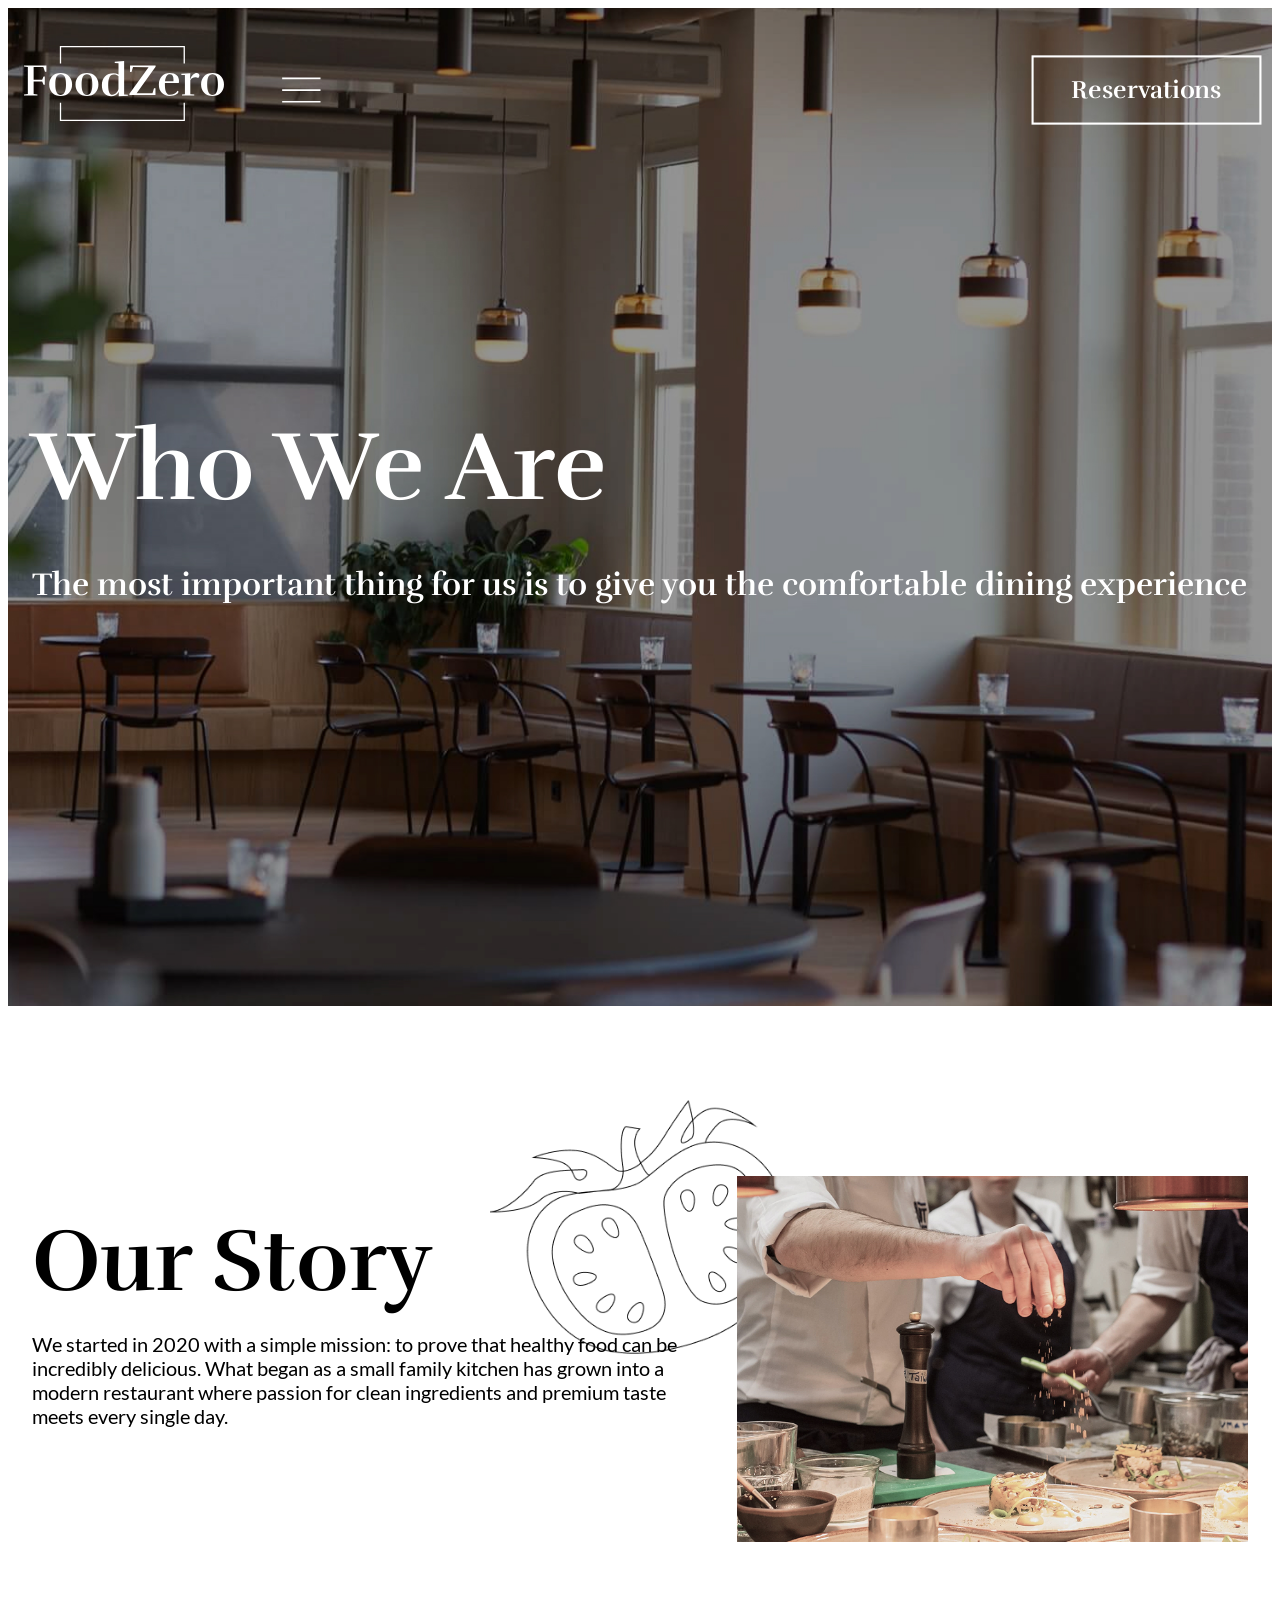
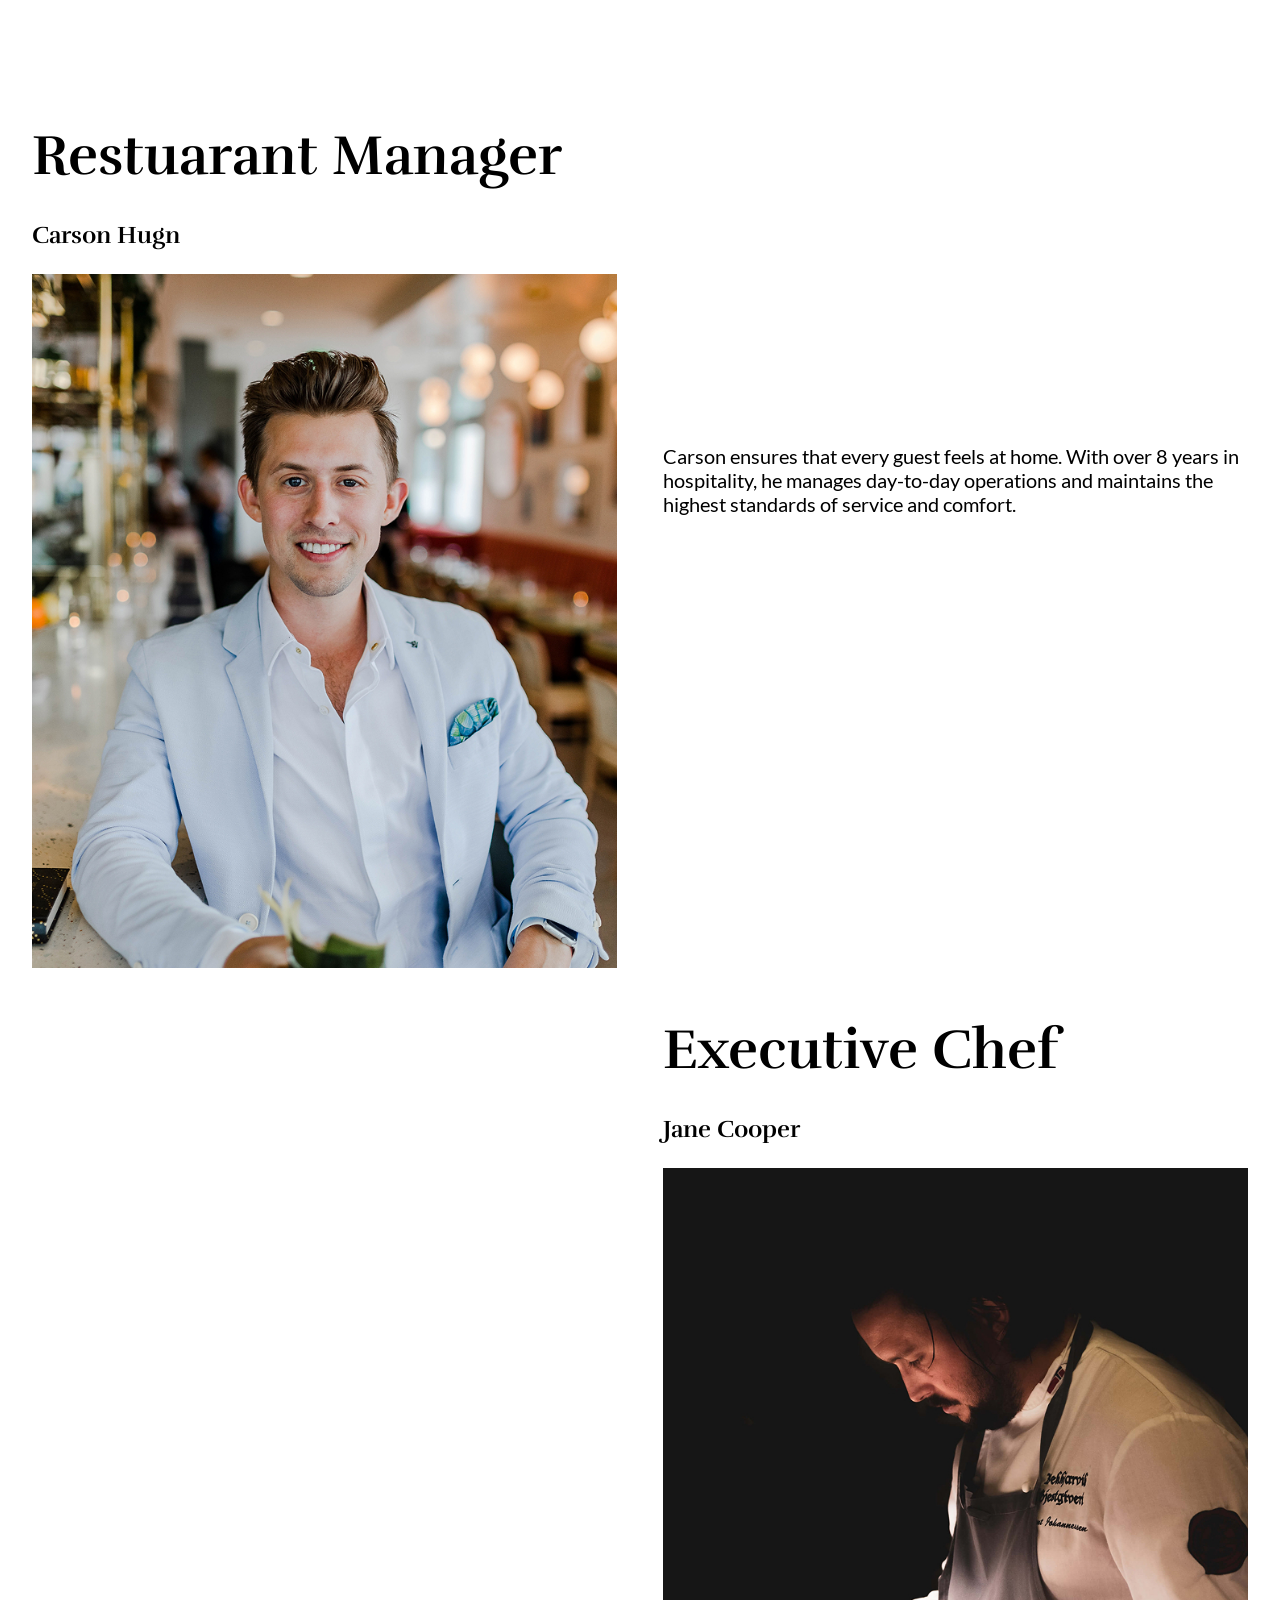
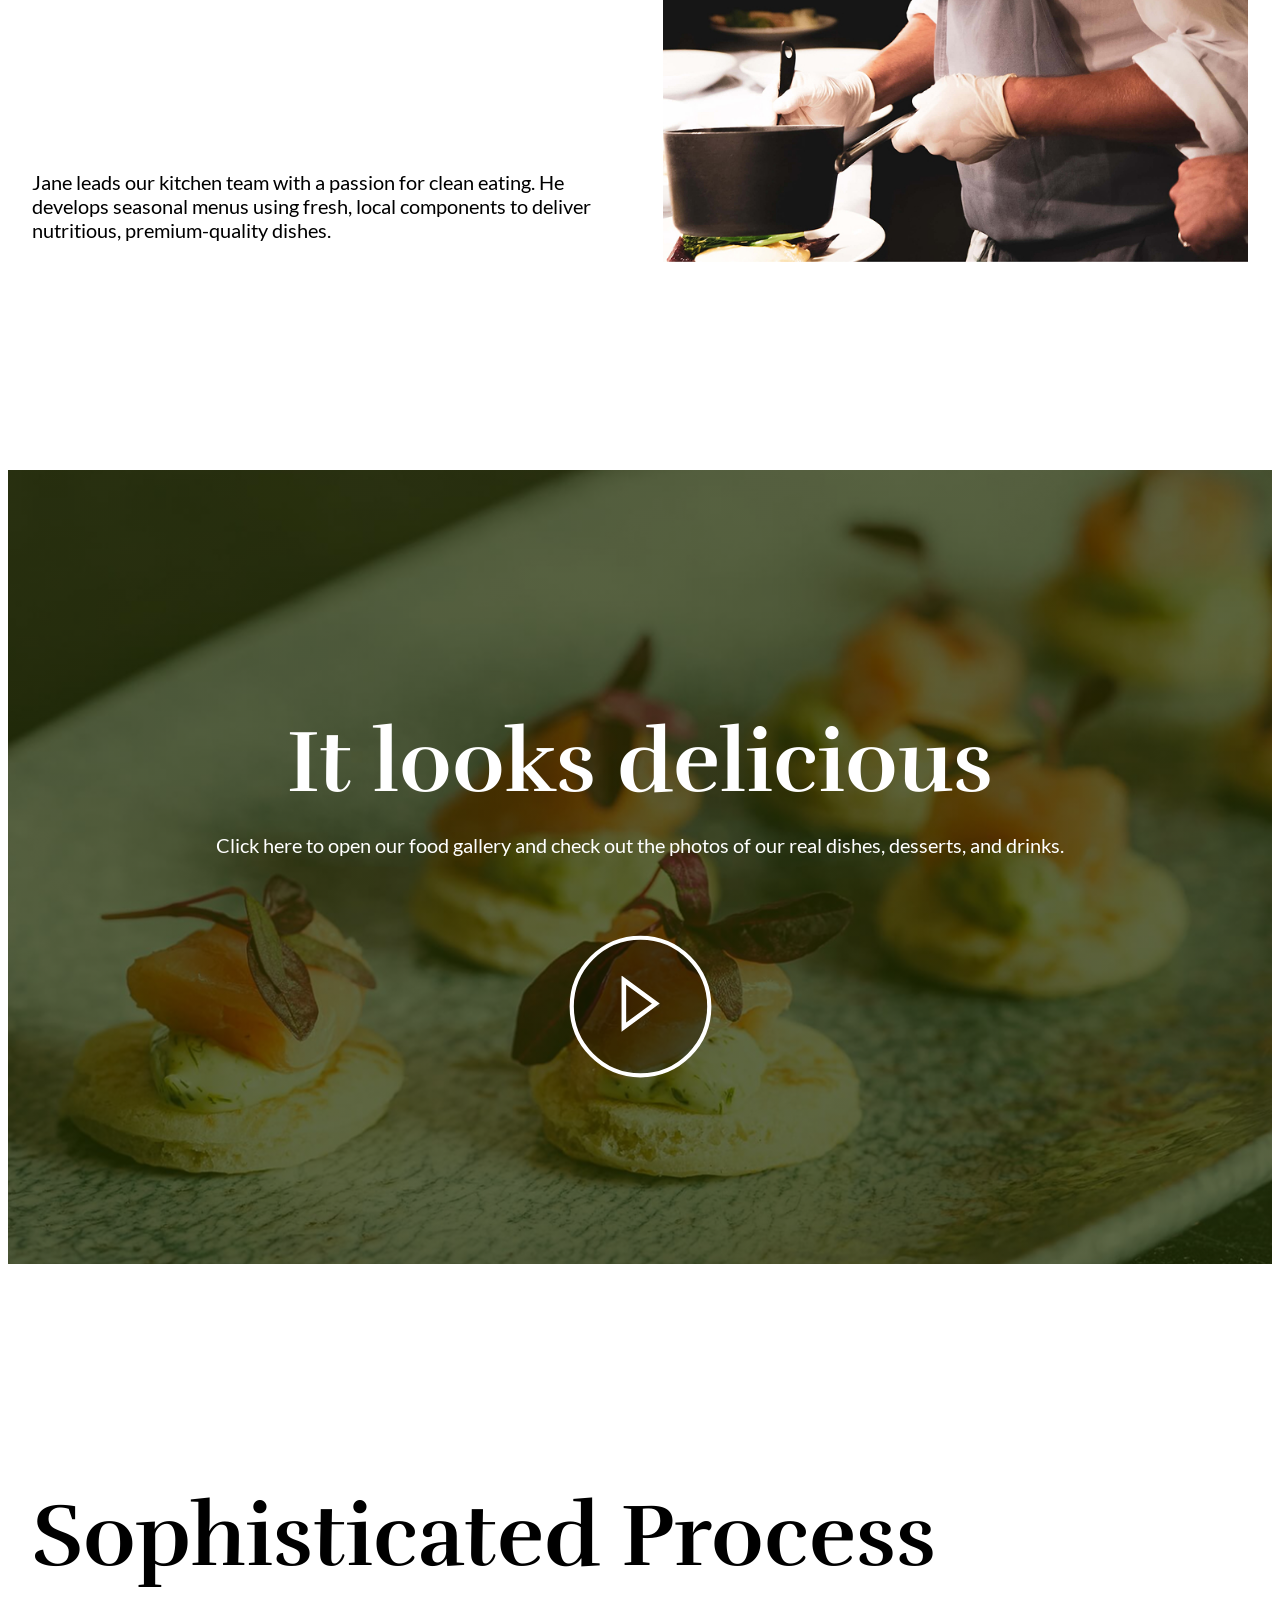
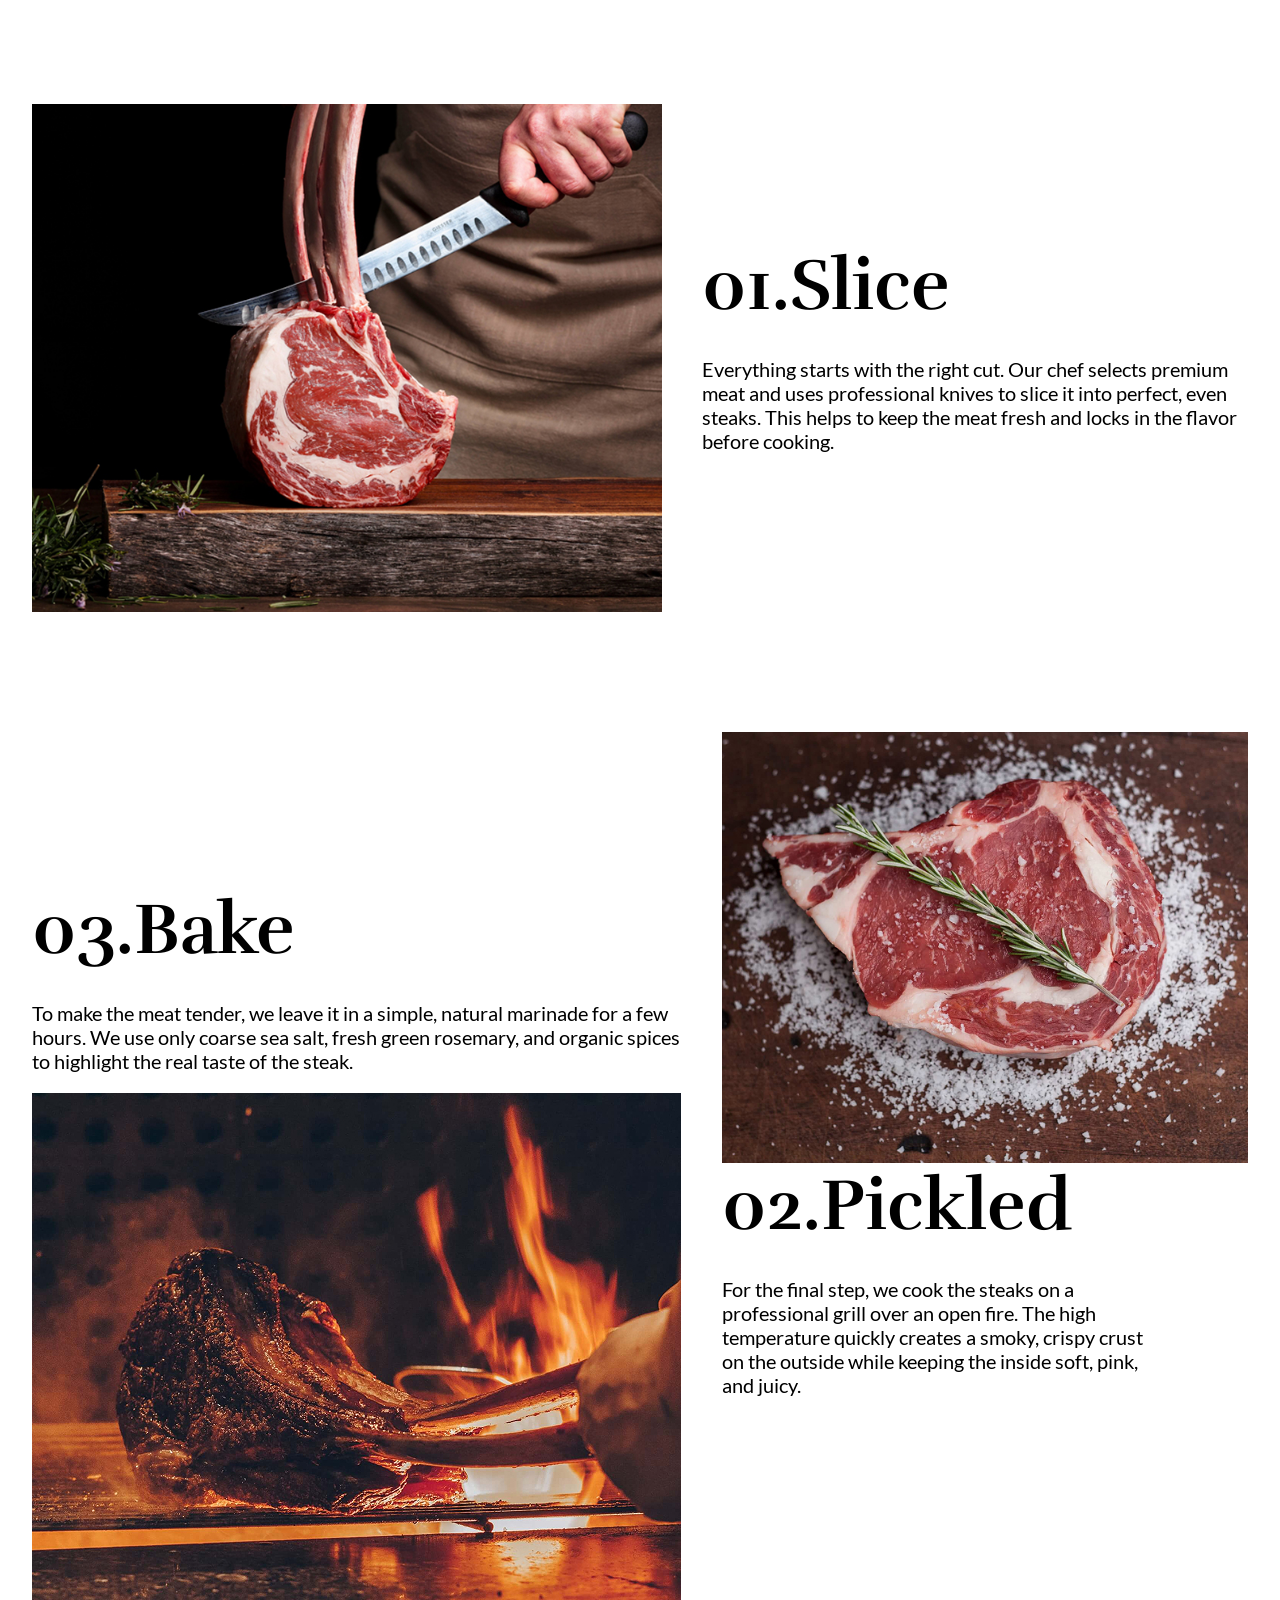
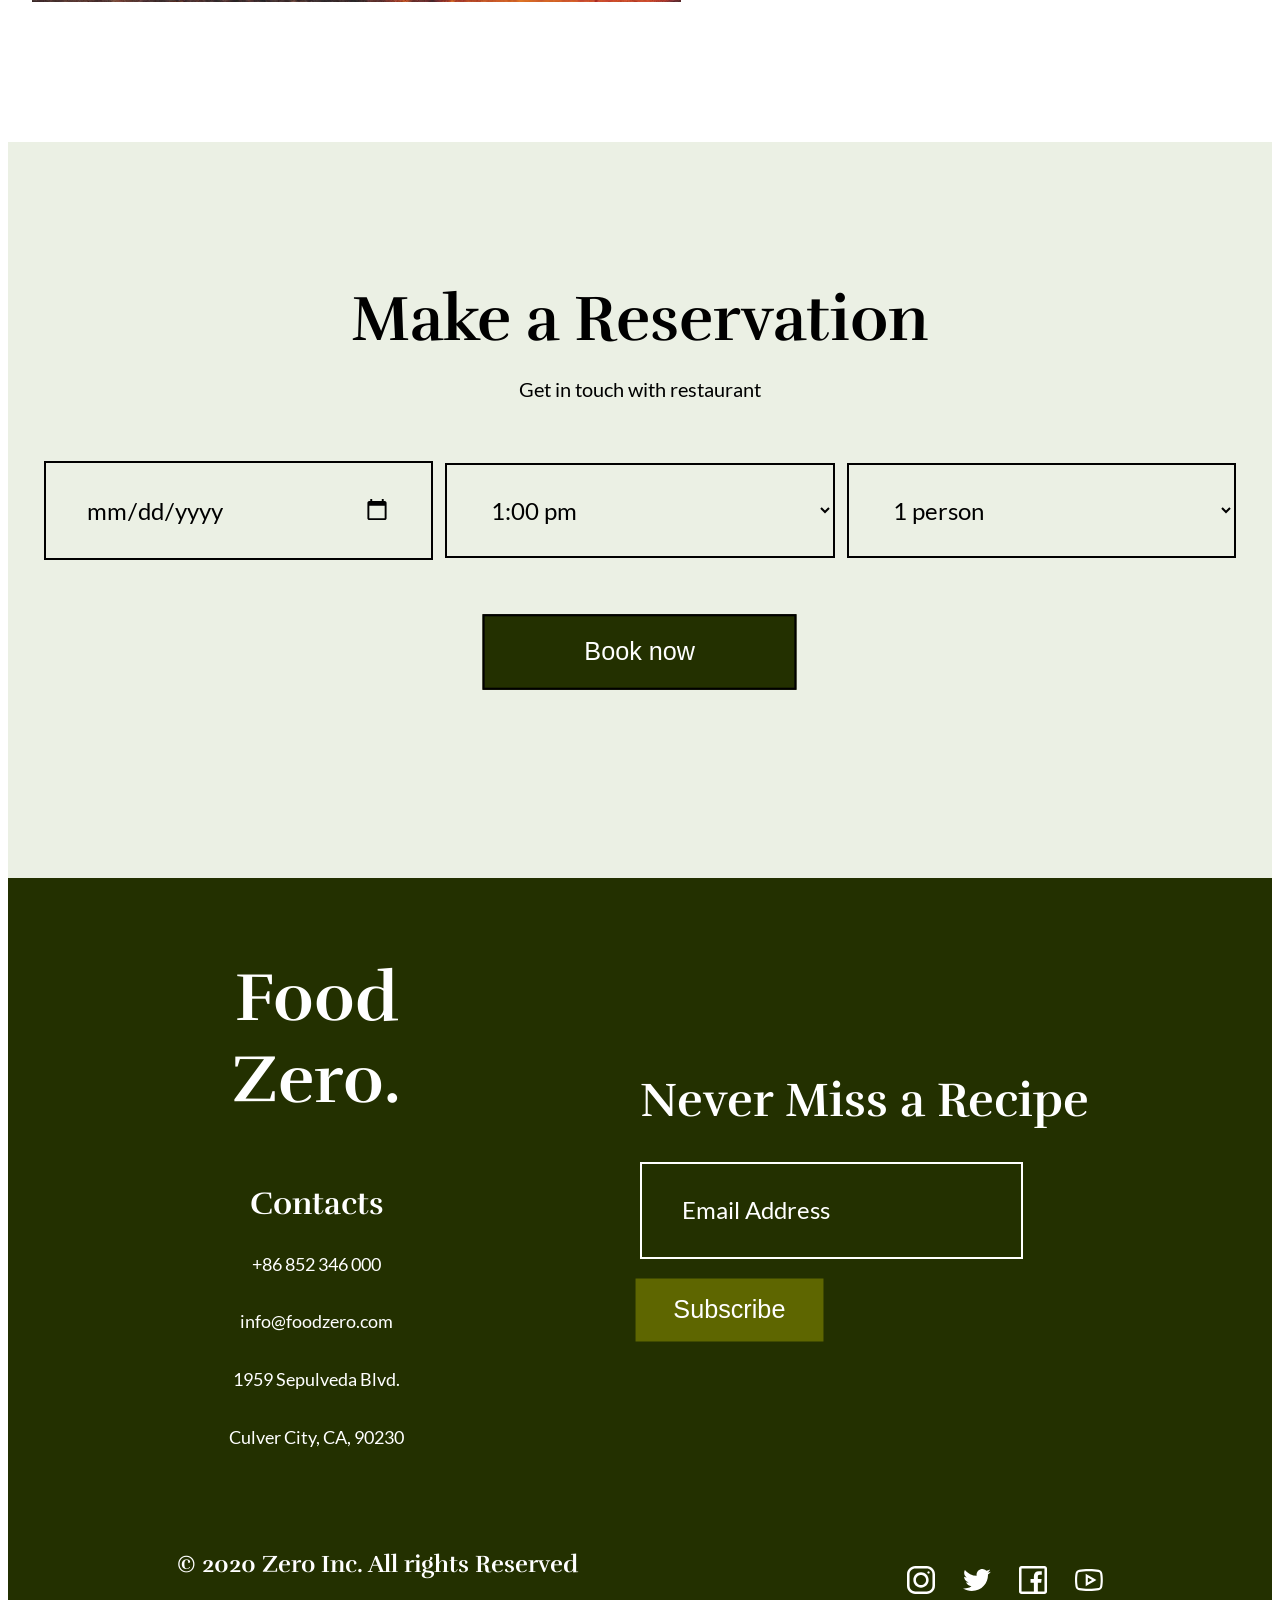
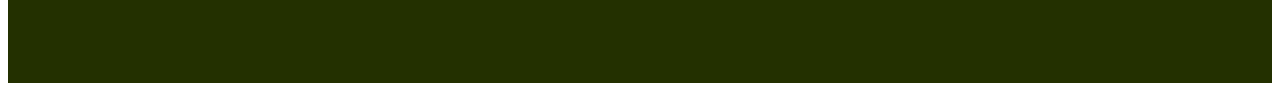
<file: about.html>
<!doctype html>
<html lang="en">
  <head>
    <meta charset="UTF-8" />
    <meta name="viewport" content="width=device-width, initial-scale=1.0" />
    <title>About</title>

    <link rel="stylesheet" href="./css/main.min.css" />
  </head>
  <body>
    <header class="header">
      <div class="container">
        <div class="header__container">
          <div class="header__nav">
            <a href="./index.html">
              <img
                class="header__logo"
                src="./images/logo_f.svg"
                alt="Restaurant's logo"
              />
            </a>
            <button
              class="button__header-burger modal-btn-open"
              type="button"
              aria-label="Open navigation menu"
            >
              <svg class="header__burger-icon">
                <use href="./images/icons.svg#icon-nav-open"></use>
              </svg>
            </button>
          </div>
          <div class="header__contact">
            <a class="header__link link" href="tel:+86852346000">
              +86 852 346 000
            </a>
            <button
              class="button__header-reserv js-open-reservation"
              type="button"
            >
              Reservations
            </button>
          </div>
        </div>
      </div>
    </header>
    <main>
      <section class="about-hero-section">
        <div class="container">
          <div class="about-hero-text">
            <h1 class="text-title">Who We Are</h1>
            <p class="text-medium">
              The most important thing for us is to give you the comfortable
              dining experience
            </p>
          </div>
        </div>
      </section>
      <section class="story-section">
        <div class="container">
          <div class="story-section__container">
            <div class="story-section__info">
              <h2 class="section__title">Our Story</h2>
              <p class="text-small">
                We started in 2020 with a simple mission: to prove that healthy
                food can be incredibly delicious. What began as a small family
                kitchen has grown into a modern restaurant where passion for
                clean ingredients and premium taste meets every single day.
              </p>
            </div>
            <img
              class="story-section__image"
              src="./images/about_chefs.jpg"
              alt="people are cooking something"
            />
          </div>
          <button class="button__ring-fixed js-open-reservation" type="button">
            <svg class="button__ring-fixed-icon">
              <use href="./images/icons.svg#icon-bell"></use>
            </svg>
          </button>
        </div>
      </section>
      <section class="people-section">
        <div class="container">
          <ul>
            <li>
              <article class="people-section__container">
                <div class="people-section__manager">
                  <h3 class="people-section__item">Restuarant Manager</h3>
                  <p class="people-section__name">Carson Hugn</p>
                  <img
                    class="people-section__image"
                    src="./images/about_carson.jpg"
                    alt="Manager Carson"
                  />
                </div>
                <p class="text-small people-section__manager-text">
                  Carson ensures that every guest feels at home. With over 8
                  years in hospitality, he manages day-to-day operations and
                  maintains the highest standards of service and comfort.
                </p>
              </article>
            </li>
            <li>
              <article
                class="people-section__container people-container__last-item"
              >
                <p class="text-small people-section__chef-text">
                  Jane leads our kitchen team with a passion for clean eating.
                  He develops seasonal menus using fresh, local components to
                  deliver nutritious, premium-quality dishes.
                </p>
                <div class="people-section__chef">
                  <h3 class="people-section__item">Executive Chef</h3>
                  <p class="people-section__name">Jane Cooper</p>
                  <img
                    class="people-section__image"
                    src="./images/about_jane.jpg"
                    alt="Executive Jane"
                  />
                </div>
              </article>
            </li>
          </ul>
        </div>
      </section>
      <section class="delicious-section">
        <div class="container">
          <h2 class="section__title">It looks delicious</h2>
          <p class="text-small delicious-section__subtitle">
            Click here to open our food gallery and check out the photos of our
            real dishes, desserts, and drinks.
          </p>
          <button class="button-delicious">
            <svg class="button-delicious__icon">
              <use href="./images/icons.svg#icon-button-play"></use>
            </svg>
          </button>
        </div>
      </section>
      <section class="process-section">
        <div class="container">
          <h2 class="section__title process-section__title">
            Sophisticated Process
          </h2>
          <ul>
            <li class="process-section__slice-container">
              <img
                class="section__image"
                src="./images/about_clice.jpg"
                alt="We cut the meat"
              />
              <div class="process-section__slice-text">
                <h3 class="process-section__chapter">01.Slice</h3>
                <p class="text-small">
                  Everything starts with the right cut. Our chef selects premium
                  meat and uses professional knives to slice it into perfect,
                  even steaks. This helps to keep the meat fresh and locks in
                  the flavor before cooking.
                </p>
              </div>
            </li>
            <div class="process-section__container">
              <li class="process-section__bake-container">
                <div class="process-section__bake-item">
                  <h3 class="process-section__chapter">03.Bake</h3>
                  <p class="text-small">
                    To make the meat tender, we leave it in a simple, natural
                    marinade for a few hours. We use only coarse sea salt, fresh
                    green rosemary, and organic spices to highlight the real
                    taste of the steak.
                  </p>
                </div>
                <img
                  class="section__image"
                  src="./images/about_bake.jpg"
                  alt="We bake meat"
                />
              </li>
              <li class="process-section__pickled-container">
                <img
                  class="section__image process-section__image"
                  src="./images/about_pickled.jpg"
                  alt="Steak sprinkled with salt"
                />
                <div class="process-section__pickled-item">
                  <h3 class="process-section__chapter">02.Pickled</h3>
                  <p class="text-small">
                    For the final step, we cook the steaks on a professional
                    grill over an open fire. The high temperature quickly
                    creates a smoky, crispy crust on the outside while keeping
                    the inside soft, pink, and juicy.
                  </p>
                </div>
              </li>
            </div>
          </ul>
        </div>
      </section>
      <section class="booking-section">
        <div class="container">
          <h2 class="booking-section__title">Make a Reservation</h2>
          <p class="text-small booking-section__subtitle">
            Get in touch with restaurant
          </p>
          <form class="booking-form">
            <label class="visually-hidden" for="book-date">Date</label>
            <input
              class="booking-form__select booking-form__element"
              type="date"
              name="book-date"
              id="book-date"
            />

            <label class="visually-hidden" for="book-time">Time</label>
            <select
              class="booking-form__select booking-form__element"
              name="book-time"
              id="book-time"
            >
              <option value="1:00 pm">1:00 pm</option>
              <option value="2:00 pm">2:00 pm</option>
              <option value="3:00 pm">3:00 pm</option>
              <option value="4:00 pm">4:00 pm</option>
              <option value="5:00 pm">5:00 pm</option>
              <option value="6:00 pm">6:00 pm</option>
              <option value="7:00 pm">7:00 pm</option>
              <option value="8:00 pm">8:00 pm</option>
              <option value="9:00 pm">9:00 pm</option>
            </select>

            <label class="visually-hidden" for="book-persons">Persons</label>
            <select
              class="booking-form__select booking-form__element"
              name="book-persons"
              id="book-persons"
            >
              <option value="1-person">1 person</option>
              <option value="2-persons">2 persons</option>
              <option value="3-persons">3 persons</option>
              <option value="4-persons">4 persons</option>
              <option value="5-persons">5 persons</option>
              <option value="6-persons">6 persons</option>
            </select>
            <button class="button__booking" type="submit">Book now</button>
          </form>
        </div>
      </section>
    </main>
    <footer class="footer">
      <div class="container">
        <div class="footer__container">
          <div class="footer__link">
            <a class="footer__logo" href="./index.html">
              <h3 class="footer__title">Food Zero.</h3>
            </a>
            <div class="footer__contacts">
              <p class="footer__item">Contacts</p>
              <address>
                <ul class="address__contacts">
                  <li>
                    <a class="link address__link" href="tel:+86852346000"
                      >+86 852 346 000</a
                    >
                  </li>
                  <li>
                    <a
                      class="link address__link"
                      href="mailto:info@foodzero.com"
                      >info@foodzero.com</a
                    >
                  </li>
                  <li>
                    <a
                      class="link address__link"
                      href="https://maps.app.goo.gl/G3fx3dMrVu5tf39C7"
                      >1959 Sepulveda Blvd. Culver City, CA, 90230</a
                    >
                  </li>
                </ul>
              </address>
            </div>
          </div>
          <div class="footer__form">
            <p class="footer__form-item">Never Miss a Recipe</p>
            <div class="subscribe-item">
              <form class="subscribe-form">
                <div class="footer-field">
                  <label
                    class="footer-label visually-hidden"
                    for="user-email"
                  ></label>
                  <input
                    class="footer-input"
                    type="email"
                    name="user-email"
                    id="user-email"
                    placeholder="Email Address"
                  />
                </div>

                <button class="button__footer-subscribe" type="submit">
                  Subscribe
                </button>
              </form>
            </div>
            <p class="footer__inform">
              Join our subscribers and get best recipe delivered each week!
            </p>
          </div>
        </div>
        <div class="footer__info">
          <p class="footer__copyright">
            &copy; 2020 Zero Inc. All rights Reserved
          </p>

          <ul class="address__social">
            <li>
              <a href="#">
                <svg class="address__icon" width="28" height="28">
                  <use href="./images/icons.svg#icon-instagram"></use>
                </svg>
              </a>
            </li>
            <li>
              <a href="#">
                <svg class="address__icon" width="28" height="22">
                  <use href="./images/icons.svg#icon-twitter"></use>
                </svg>
              </a>
            </li>
            <li>
              <a href="#">
                <svg class="address__icon" width="26" height="26">
                  <use href="./images/icons.svg#icon-facebook"></use>
                </svg>
              </a>
            </li>
            <li>
              <a href="#">
                <svg class="address__icon" width="28" height="22">
                  <use href="./images/icons.svg#icon-youtube"></use>
                </svg>
              </a>
            </li>
          </ul>
        </div>
      </div>
    </footer>

    <div class="modal is-hidden">
      <div class="modal__window">
        <button class="button__modal-close modal-btn-close" type="button">
          <svg class="test">
            <use
              class="modal__btn-icon"
              href="./images/icons.svg#icon-modal-btn"
            ></use>
          </svg>
        </button>
        <ul class="modal__link">
          <li class="modal__item">
            <a class="modal__text" href="./index.html">home</a>
          </li>
          <li class="modal__item">
            <a class="modal__text" href="./menu.html">menu</a>
          </li>
          <li class="modal__item">
            <a class="modal__text" href="./about.html">about</a>
          </li>
          <li class="modal__item">
            <a class="modal__text" href="./contact.html">contact</a>
          </li>
        </ul>
        <div class="modal-contact">
          <ul class="address__contacts">
            <p class="modal__contact-title">Contact</p>
            <li>
              <a class="link address__link" href="tel:+86852346000"
                >+86 852 346 000</a
              >
            </li>
            <li>
              <a class="link address__link" href="mailto:info@foodzero.com"
                >info@foodzero.com</a
              >
            </li>
            <li>
              <a
                class="link address__link"
                href="https://maps.app.goo.gl/G3fx3dMrVu5tf39C7"
                >1959 Sepulveda Blvd. Culver City, CA, 90230</a
              >
            </li>
          </ul>
          <ul class="address__social">
            <li>
              <a href="#">
                <svg class="address__icon">
                  <use href="./images/icons.svg#icon-instagram"></use>
                </svg>
              </a>
            </li>
            <li>
              <a href="#">
                <svg class="address__icon">
                  <use href="./images/icons.svg#icon-twitter"></use>
                </svg>
              </a>
            </li>
            <li>
              <a href="#">
                <svg class="address__icon">
                  <use href="./images/icons.svg#icon-facebook"></use>
                </svg>
              </a>
            </li>
            <li>
              <a href="#">
                <svg class="address__icon">
                  <use href="./images/icons.svg#icon-youtube"></use>
                </svg>
              </a>
            </li>
          </ul>
        </div>
      </div>
    </div>

    <div class="modal-reservation is-hidden">
      <div class="modal-reservation__window">
        <button class="button__modal-reservation-close modal-reservation-close">
          <svg class="modal-reservation__icon">
            <use href="./images/icons.svg#icon-modal-btn"></use>
          </svg>
        </button>

        <div class="modal-reservation__chapter">
          <h2 class="modal-reservation__title section__title">
            Make a Reservation
          </h2>
          <p class="modal-reservation__info text-small">
            Fill in the details to reserve a table
          </p>
        </div>
        <form>
          <div class="modal-reservation__group">
            <label class="visually-hidden" for="user-first-name">
              First name
            </label>
            <input
              class="booking-form__element modal-reservation__position"
              type="text"
              name="user-first-name"
              id="user-first-name"
              placeholder="First name"
            />

            <label class="visually-hidden" for="user-last-name">
              Last name
            </label>
            <input
              class="booking-form__element modal-reservation__position"
              type="text"
              name="user-last-name"
              id="user-last-name"
              placeholder="Last name"
            />
          </div>

          <label class="visually-hidden" for="user-email">Email</label>
          <input
            class="booking-form__element modal-reservation__position"
            type="email"
            name="user-email"
            id="user-email"
            placeholder="Email"
          />

          <label class="visually-hidden" for="user-tel">Phone</label>
          <input
            class="booking-form__element modal-reservation__position"
            type="tel"
            name="user-tel"
            id="user-tel"
            placeholder="Phone"
          />

          <div class="modal-reservation__group">
            <label class="visually-hidden" for="book-date">Date</label>
            <input
              class="booking-form__element modal-reservation__position"
              type="date"
              name="book-date"
              id="book-date"
            />

            <label class="visually-hidden" for="book-time">Time</label>
            <select
              class="booking-form__element modal-reservation__position"
              name="book-time"
              id="book-time"
            >
              <option value="1:00 pm">1:00 pm</option>
              <option value="2:00 pm">2:00 pm</option>
              <option value="3:00 pm">3:00 pm</option>
              <option value="4:00 pm">4:00 pm</option>
              <option value="5:00 pm">5:00 pm</option>
              <option value="6:00 pm">6:00 pm</option>
              <option value="7:00 pm">7:00 pm</option>
              <option value="8:00 pm">8:00 pm</option>
              <option value="9:00 pm">9:00 pm</option>
            </select>
          </div>

          <label class="visually-hidden" for="book-persons">Persons</label>
          <select
            class="booking-form__element modal-reservation__position"
            name="book-persons"
            id="book-persons"
          >
            <option value="1-person">1 person</option>
            <option value="2-persons">2 persons</option>
            <option value="3-persons">3 persons</option>
            <option value="4-persons">4 persons</option>
            <option value="5-persons">5 persons</option>
            <option value="6-persons">6 persons</option>
          </select>

          <button class="button__reservation" type="submit">Book now</button>
        </form>
      </div>
    </div>

    <script src="./js/modal.js"></script>
    <script src="./js/reservation-modal.js"></script>
  </body>
</html>
</file>
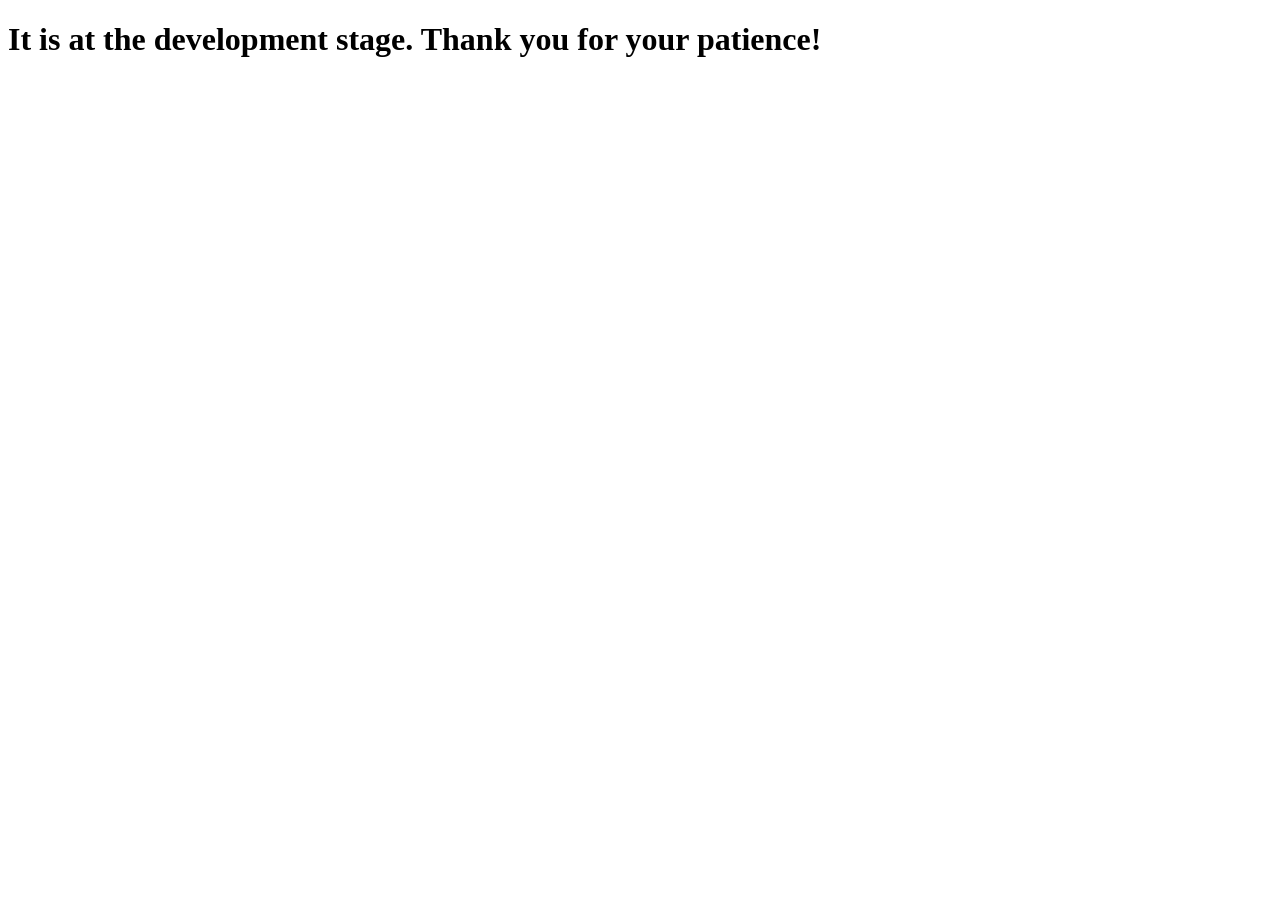
<file: blogs.html>
<!doctype html>
<html lang="en">
  <head>
    <meta charset="UTF-8" />
    <meta name="viewport" content="width=device-width, initial-scale=1.0" />
    <title>Document</title>
  </head>
  <body>
    <main>
      <div>
        <h1>It is at the development stage. Thank you for your patience!</h1>
      </div>
    </main>
  </body>
</html>
</file>
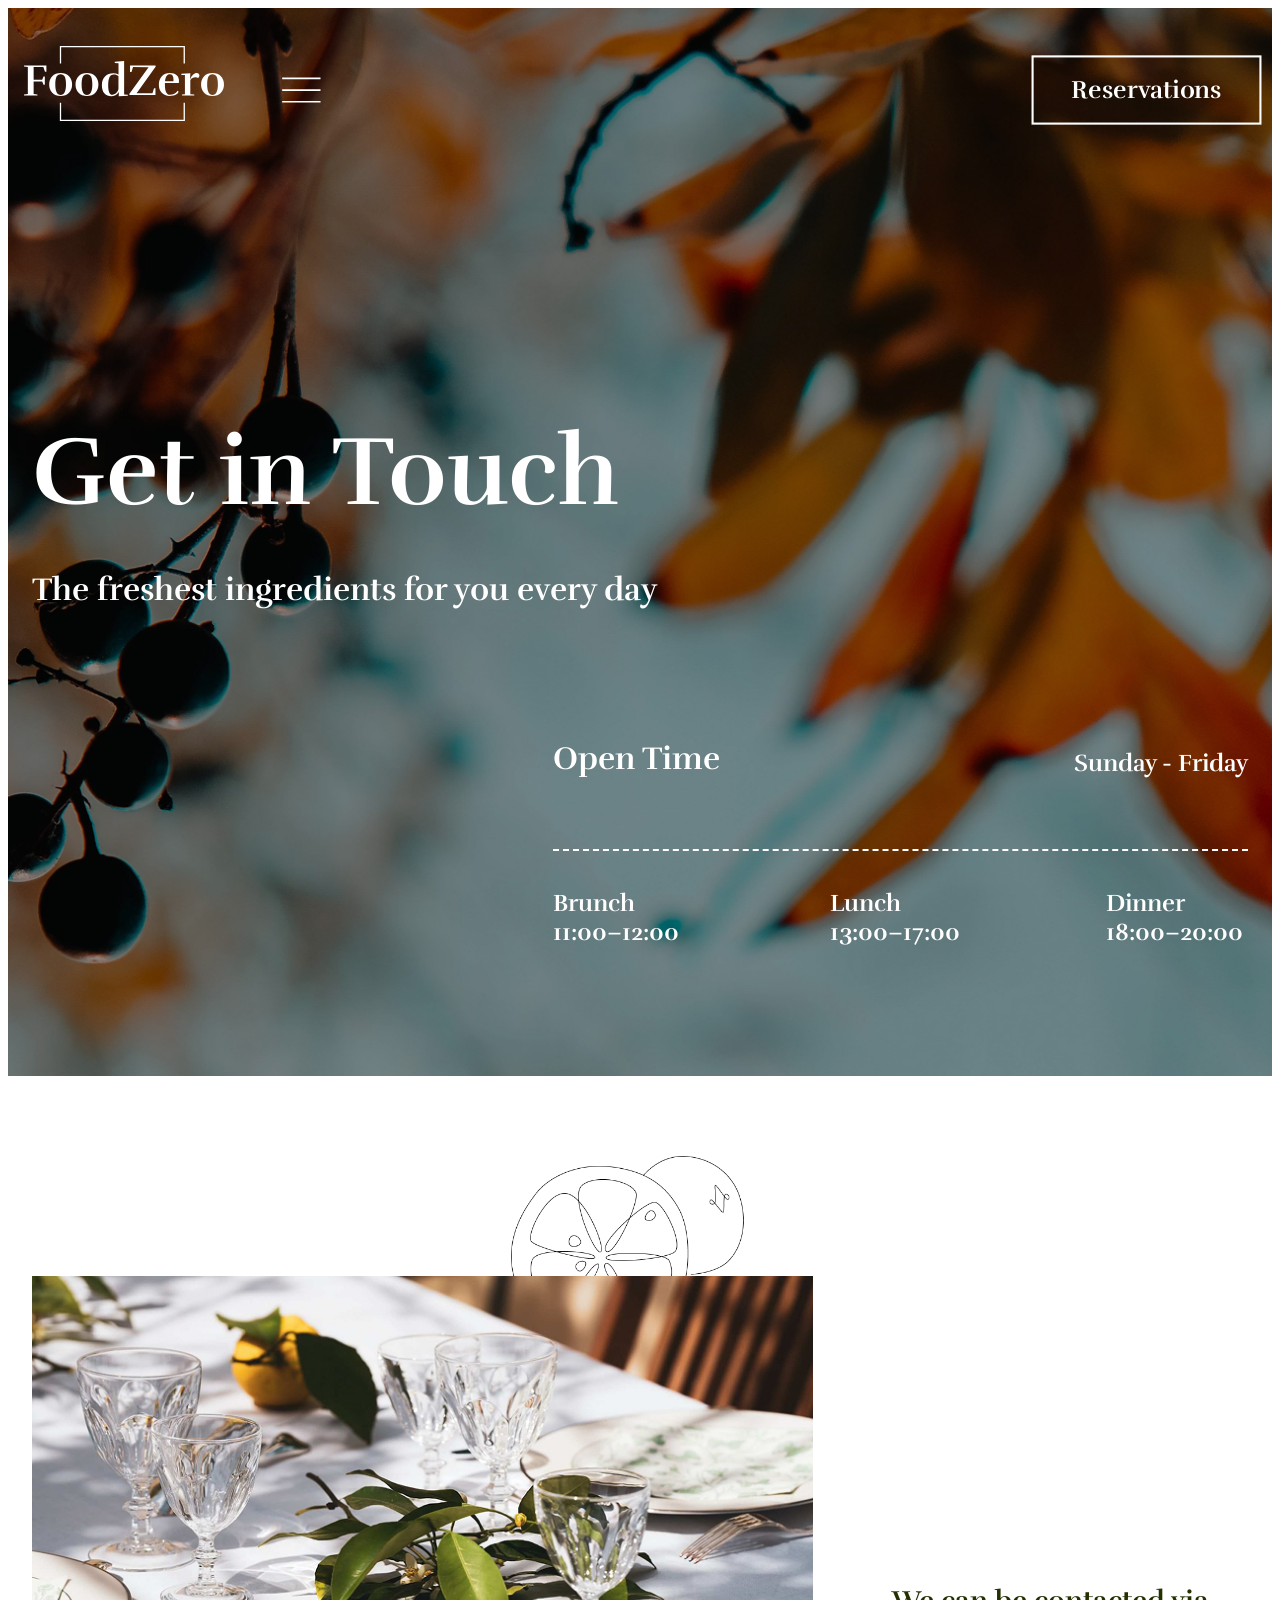
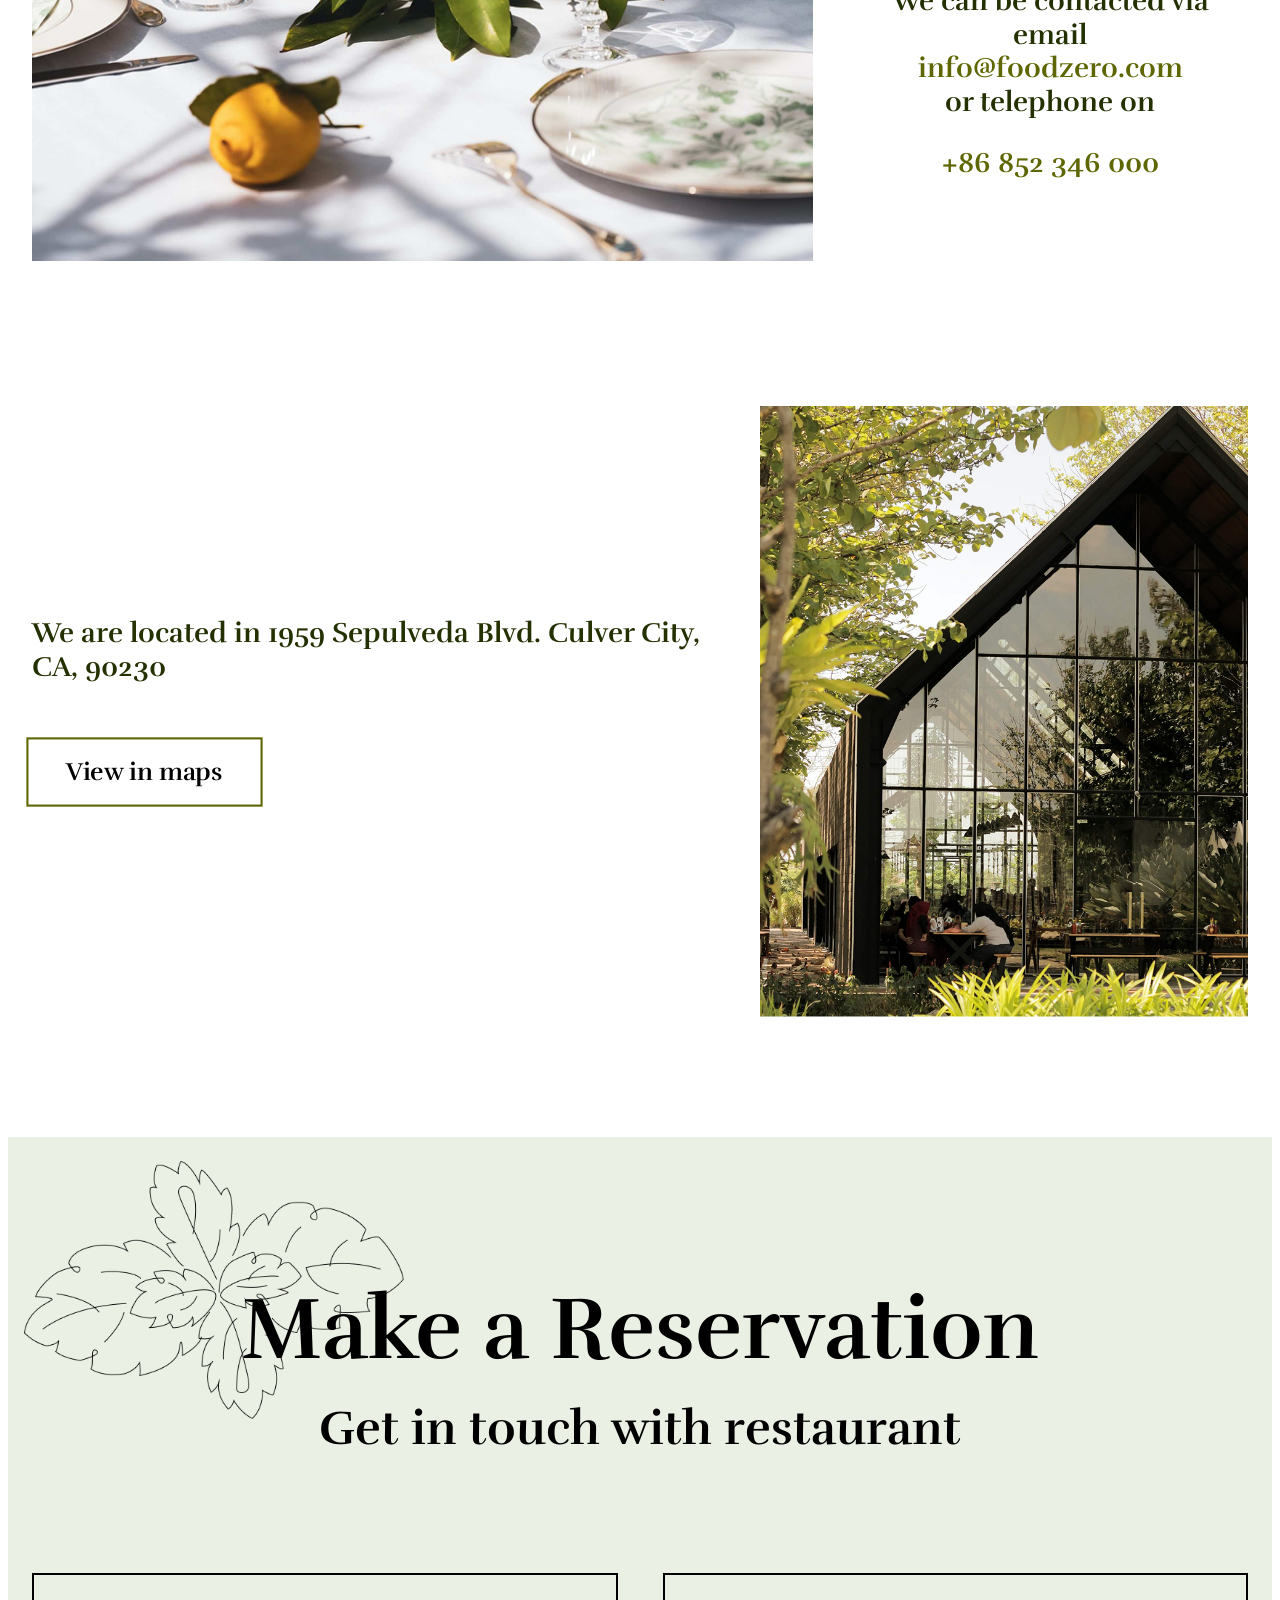
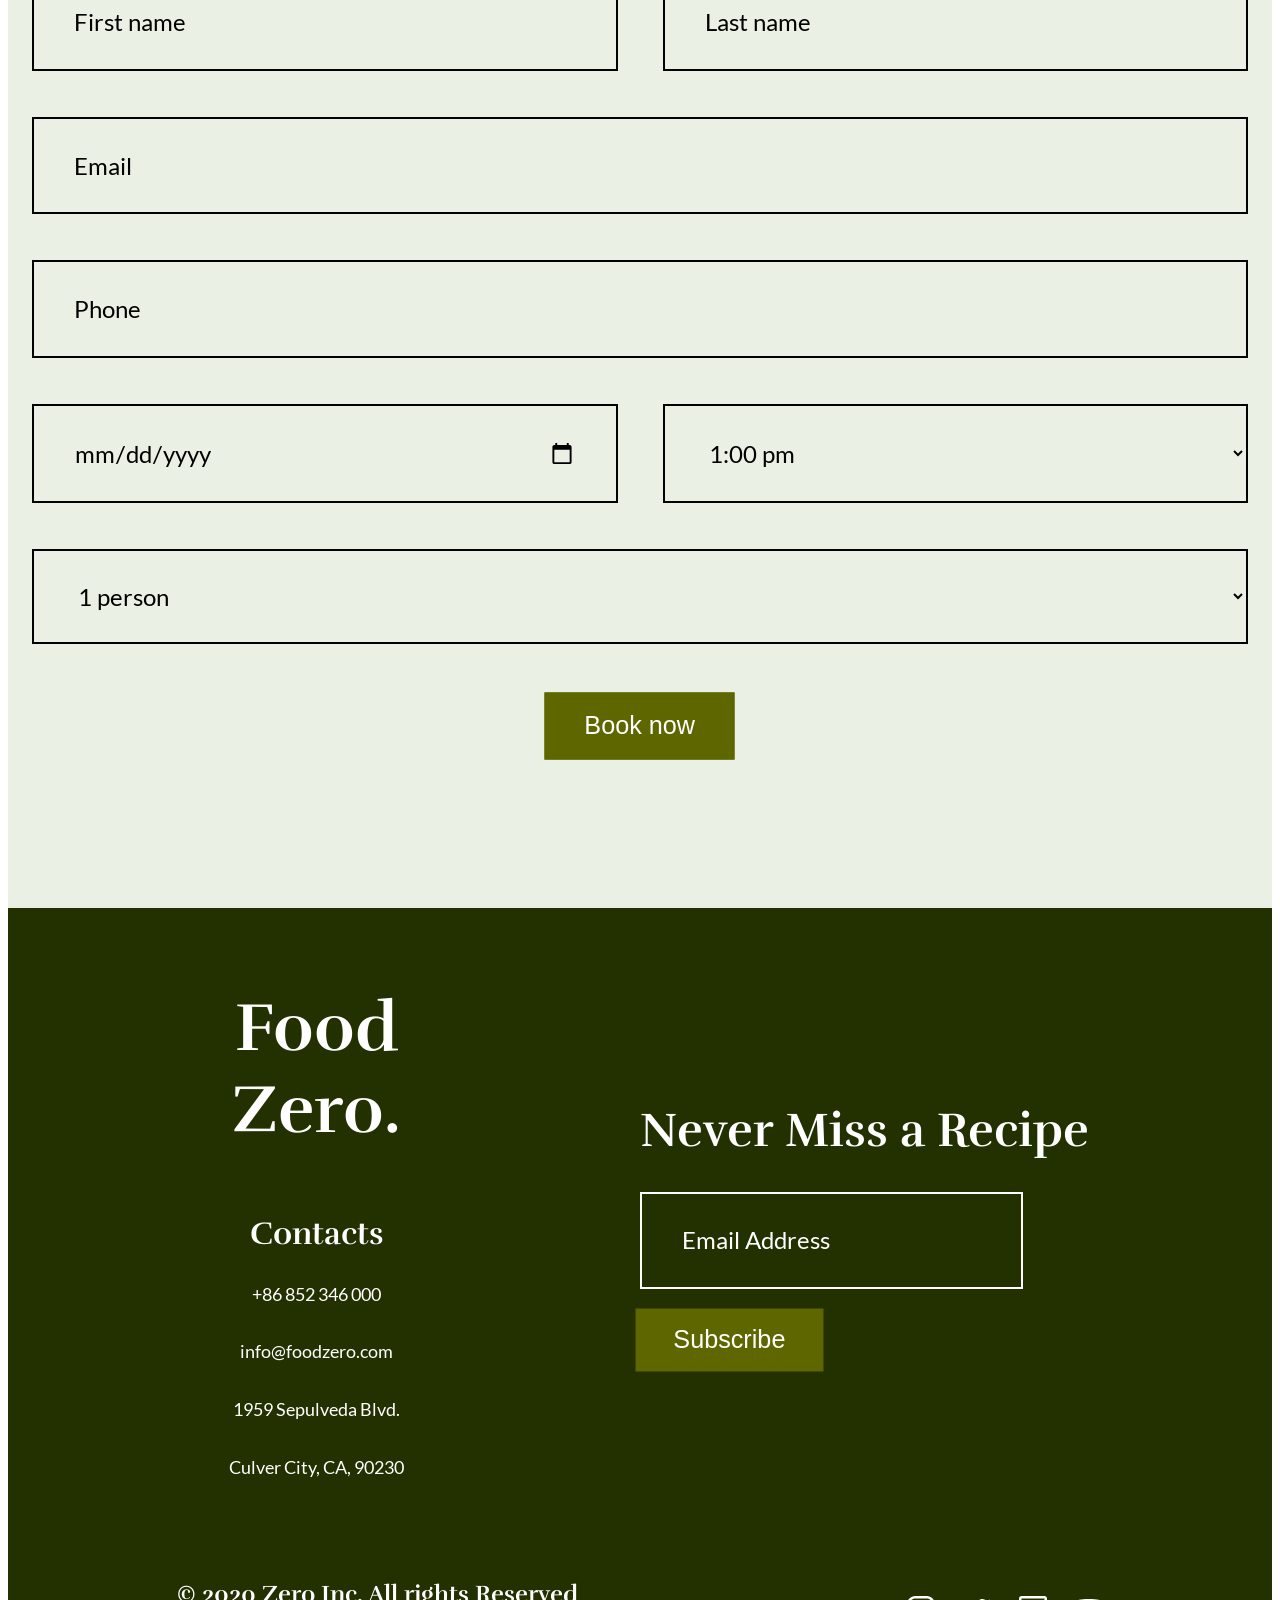
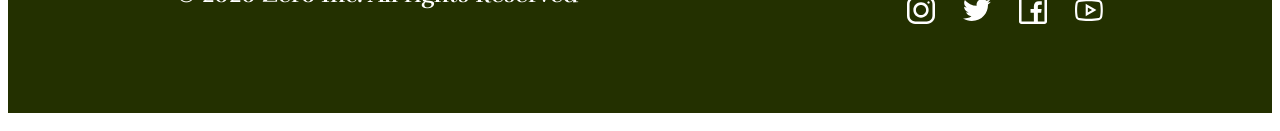
<file: contact.html>
<!doctype html>
<html lang="en">
  <head>
    <meta charset="UTF-8" />
    <meta name="viewport" content="width=device-width, initial-scale=1.0" />
    <title>Contact</title>

    <link rel="stylesheet" href="./css/main.min.css" />
  </head>
  <body>
    <header class="header">
      <div class="container">
        <div class="header__container">
          <div class="header__nav">
            <a href="./index.html">
              <img
                class="header__logo"
                src="./images/logo_f.svg"
                alt="Restaurant's logo"
              />
            </a>
            <button
              class="button__header-burger modal-btn-open"
              type="button"
              aria-label="Open navigation menu"
            >
              <svg class="header__burger-icon">
                <use href="./images/icons.svg#icon-nav-open"></use>
              </svg>
            </button>
          </div>
          <div class="header__contact">
            <a class="header__link link" href="tel:+86852346000">
              +86 852 346 000
            </a>
            <button
              class="button__header-reserv js-open-reservation"
              type="button"
            >
              Reservations
            </button>
          </div>
        </div>
      </div>
    </header>
    <main>
      <section class="hero-contact-section">
        <div class="container">
          <h1 class="text-title hero-contact-section__title">Get in Touch</h1>
          <p class="text-medium hero-contact-section__description">
            The freshest ingredients for you every day
          </p>
          <div class="work-schedule">
            <div class="work-schedule__days">
              <p class="work-schedule__text">Open Time</p>
              <p>Sunday - Friday</p>
            </div>
            <ul class="schedule-text">
              <li class="schedule-text__hours">Brunch 11:00–12:00</li>
              <li class="schedule-text__hours">Lunch 13:00–17:00</li>
              <li class="schedule-text__hours">Dinner 18:00–20:00</li>
            </ul>
          </div>
          <button class="button__ring-fixed js-open-reservation" type="button">
            <svg class="button__ring-fixed-icon">
              <use href="./images/icons.svg#icon-bell"></use>
            </svg>
          </button>
        </div>
      </section>
      <section class="contact-section">
        <div class="container">
          <div class="contact-section__address">
            <img
              class="section__image"
              src="./images/contact_table.jpg"
              alt="Sprigs and lemon on the table"
            />
            <div class="contact-section__address-info">
              <p class="contact-section__address-info--distance">
                We can be contacted via email
              </p>
              <address>
                <a
                  class="link contact-section__link"
                  href="mailto:info@foodzero.com "
                  >info@foodzero.com
                </a>
              </address>
              <p class="retreat">or telephone on</p>
              <address>
                <a class="link contact-section__link" href="tel:+86852346000"
                  >+86 852 346 000</a
                >
              </address>
            </div>
          </div>
          <div class="contact-section__map">
            <div class="contact-section__map-info">
              <p class="contact-section__map-text">
                We are located in 1959 Sepulveda Blvd. Culver City, CA, 90230
              </p>
              <button class="button map-button" type="button">
                <a
                  class="contact-section__map-link"
                  href="https://maps.app.goo.gl/PiYNzHjYKYS9VHRX9"
                  target="_blank"
                >
                  View in maps
                </a>
              </button>
            </div>
            <img
              class="section__image"
              src="./images/contact_garden.jpg"
              alt="Green garden"
            />
          </div>
        </div>
      </section>
      <section class="reservation-section">
        <div class="container">
          <div class="reservation-section__chapter">
            <h2 class="reservation-section__title section__title">
              Make a Reservation
            </h2>
            <p class="reservation-section__info inform-text">
              Get in touch with restaurant
            </p>
          </div>
          <form>
            <div class="reservation-section__group">
              <label class="visually-hidden" for="user-first-name">
                First name
              </label>
              <input
                class="booking-form__element reservation-section__position"
                type="text"
                name="user-first-name"
                id="user-first-name"
                placeholder="First name"
              />

              <label class="visually-hidden" for="user-last-name">
                Last name
              </label>
              <input
                class="booking-form__element reservation-section__position"
                type="text"
                name="user-last-name"
                id="user-last-name"
                placeholder="Last name"
              />
            </div>

            <label class="visually-hidden" for="user-email">Email</label>
            <input
              class="booking-form__element reservation-section__position"
              type="email"
              name="user-email"
              id="user-email"
              placeholder="Email"
            />

            <label class="visually-hidden" for="user-tel">Phone</label>
            <input
              class="booking-form__element reservation-section__position"
              type="tel"
              name="user-tel"
              id="user-tel"
              placeholder="Phone"
            />

            <div class="reservation-section__group">
              <label class="visually-hidden" for="book-date">Date</label>
              <input
                class="booking-form__element reservation-section__position"
                type="date"
                name="book-date"
                id="book-date"
              />

              <label class="visually-hidden" for="book-time">Time</label>
              <select
                class="booking-form__element reservation-section__position"
                name="book-time"
                id="book-time"
              >
                <option value="1:00 pm">1:00 pm</option>
                <option value="2:00 pm">2:00 pm</option>
                <option value="3:00 pm">3:00 pm</option>
                <option value="4:00 pm">4:00 pm</option>
                <option value="5:00 pm">5:00 pm</option>
                <option value="6:00 pm">6:00 pm</option>
                <option value="7:00 pm">7:00 pm</option>
                <option value="8:00 pm">8:00 pm</option>
                <option value="9:00 pm">9:00 pm</option>
              </select>
            </div>

            <label class="visually-hidden" for="book-persons">Persons</label>
            <select
              class="booking-form__element reservation-section__position"
              name="book-persons"
              id="book-persons"
            >
              <option value="1-person">1 person</option>
              <option value="2-persons">2 persons</option>
              <option value="3-persons">3 persons</option>
              <option value="4-persons">4 persons</option>
              <option value="5-persons">5 persons</option>
              <option value="6-persons">6 persons</option>
            </select>

            <button class="button__reservation" type="submit">Book now</button>
          </form>
        </div>
      </section>
    </main>
    <footer class="footer">
      <div class="container">
        <div class="footer__container">
          <div class="footer__link">
            <a class="footer__logo" href="./index.html">
              <h3 class="footer__title">Food Zero.</h3>
            </a>
            <div class="footer__contacts">
              <p class="footer__item">Contacts</p>
              <address>
                <ul class="address__contacts">
                  <li>
                    <a class="link address__link" href="tel:+86852346000"
                      >+86 852 346 000</a
                    >
                  </li>
                  <li>
                    <a
                      class="link address__link"
                      href="mailto:info@foodzero.com"
                      >info@foodzero.com</a
                    >
                  </li>
                  <li>
                    <a
                      class="link address__link"
                      href="https://maps.app.goo.gl/G3fx3dMrVu5tf39C7"
                      >1959 Sepulveda Blvd. Culver City, CA, 90230</a
                    >
                  </li>
                </ul>
              </address>
            </div>
          </div>
          <div class="footer__form">
            <p class="footer__form-item">Never Miss a Recipe</p>
            <div class="subscribe-item">
              <form class="subscribe-form">
                <div class="footer-field">
                  <label
                    class="footer-label visually-hidden"
                    for="user-email"
                  ></label>
                  <input
                    class="footer-input"
                    type="email"
                    name="user-email"
                    id="user-email"
                    placeholder="Email Address"
                  />
                </div>

                <button class="button__footer-subscribe" type="submit">
                  Subscribe
                </button>
              </form>
            </div>
            <p class="footer__inform">
              Join our subscribers and get best recipe delivered each week!
            </p>
          </div>
        </div>
        <div class="footer__info">
          <p class="footer__copyright">
            &copy; 2020 Zero Inc. All rights Reserved
          </p>

          <ul class="address__social">
            <li>
              <a href="#">
                <svg class="address__icon" width="28" height="28">
                  <use href="./images/icons.svg#icon-instagram"></use>
                </svg>
              </a>
            </li>
            <li>
              <a href="#">
                <svg class="address__icon" width="28" height="22">
                  <use href="./images/icons.svg#icon-twitter"></use>
                </svg>
              </a>
            </li>
            <li>
              <a href="#">
                <svg class="address__icon" width="26" height="26">
                  <use href="./images/icons.svg#icon-facebook"></use>
                </svg>
              </a>
            </li>
            <li>
              <a href="#">
                <svg class="address__icon" width="28" height="22">
                  <use href="./images/icons.svg#icon-youtube"></use>
                </svg>
              </a>
            </li>
          </ul>
        </div>
      </div>
    </footer>

    <div class="modal is-hidden">
      <div class="modal__window">
        <button class="button__modal-close modal-btn-close" type="button">
          <svg class="test">
            <use
              class="modal__btn-icon"
              href="./images/icons.svg#icon-modal-btn"
            ></use>
          </svg>
        </button>
        <ul class="modal__link">
          <li class="modal__item">
            <a class="modal__text" href="./index.html">home</a>
          </li>
          <li class="modal__item">
            <a class="modal__text" href="./menu.html">menu</a>
          </li>
          <li class="modal__item">
            <a class="modal__text" href="./about.html">about</a>
          </li>
          <li class="modal__item">
            <a class="modal__text" href="./contact.html">contact</a>
          </li>
        </ul>
        <div class="modal-contact">
          <ul class="address__contacts">
            <p class="modal__contact-title">Contact</p>
            <li>
              <a class="link address__link" href="tel:+86852346000"
                >+86 852 346 000</a
              >
            </li>
            <li>
              <a class="link address__link" href="mailto:info@foodzero.com"
                >info@foodzero.com</a
              >
            </li>
            <li>
              <a
                class="link address__link"
                href="https://maps.app.goo.gl/G3fx3dMrVu5tf39C7"
                >1959 Sepulveda Blvd. Culver City, CA, 90230</a
              >
            </li>
          </ul>
          <ul class="address__social">
            <li>
              <a href="#">
                <svg class="address__icon">
                  <use href="./images/icons.svg#icon-instagram"></use>
                </svg>
              </a>
            </li>
            <li>
              <a href="#">
                <svg class="address__icon">
                  <use href="./images/icons.svg#icon-twitter"></use>
                </svg>
              </a>
            </li>
            <li>
              <a href="#">
                <svg class="address__icon">
                  <use href="./images/icons.svg#icon-facebook"></use>
                </svg>
              </a>
            </li>
            <li>
              <a href="#">
                <svg class="address__icon">
                  <use href="./images/icons.svg#icon-youtube"></use>
                </svg>
              </a>
            </li>
          </ul>
        </div>
      </div>
    </div>

    <div class="modal-reservation is-hidden">
      <div class="modal-reservation__window">
        <button class="button__modal-reservation-close modal-reservation-close">
          <svg class="modal-reservation__icon">
            <use href="./images/icons.svg#icon-modal-btn"></use>
          </svg>
        </button>

        <div class="modal-reservation__chapter">
          <h2 class="modal-reservation__title section__title">
            Make a Reservation
          </h2>
          <p class="modal-reservation__info text-small">
            Fill in the details to reserve a table
          </p>
        </div>
        <form>
          <div class="modal-reservation__group">
            <label class="visually-hidden" for="user-first-name">
              First name
            </label>
            <input
              class="booking-form__element modal-reservation__position"
              type="text"
              name="user-first-name"
              id="user-first-name"
              placeholder="First name"
            />

            <label class="visually-hidden" for="user-last-name">
              Last name
            </label>
            <input
              class="booking-form__element modal-reservation__position"
              type="text"
              name="user-last-name"
              id="user-last-name"
              placeholder="Last name"
            />
          </div>

          <label class="visually-hidden" for="user-email">Email</label>
          <input
            class="booking-form__element modal-reservation__position"
            type="email"
            name="user-email"
            id="user-email"
            placeholder="Email"
          />

          <label class="visually-hidden" for="user-tel">Phone</label>
          <input
            class="booking-form__element modal-reservation__position"
            type="tel"
            name="user-tel"
            id="user-tel"
            placeholder="Phone"
          />

          <div class="modal-reservation__group">
            <label class="visually-hidden" for="book-date">Date</label>
            <input
              class="booking-form__element modal-reservation__position"
              type="date"
              name="book-date"
              id="book-date"
            />

            <label class="visually-hidden" for="book-time">Time</label>
            <select
              class="booking-form__element modal-reservation__position"
              name="book-time"
              id="book-time"
            >
              <option value="1:00 pm">1:00 pm</option>
              <option value="2:00 pm">2:00 pm</option>
              <option value="3:00 pm">3:00 pm</option>
              <option value="4:00 pm">4:00 pm</option>
              <option value="5:00 pm">5:00 pm</option>
              <option value="6:00 pm">6:00 pm</option>
              <option value="7:00 pm">7:00 pm</option>
              <option value="8:00 pm">8:00 pm</option>
              <option value="9:00 pm">9:00 pm</option>
            </select>
          </div>

          <label class="visually-hidden" for="book-persons">Persons</label>
          <select
            class="booking-form__element modal-reservation__position"
            name="book-persons"
            id="book-persons"
          >
            <option value="1-person">1 person</option>
            <option value="2-persons">2 persons</option>
            <option value="3-persons">3 persons</option>
            <option value="4-persons">4 persons</option>
            <option value="5-persons">5 persons</option>
            <option value="6-persons">6 persons</option>
          </select>

          <button class="button__reservation" type="submit">Book now</button>
        </form>
      </div>
    </div>

    <script src="./js/modal.js"></script>
    <script src="./js/reservation-modal.js"></script>
  </body>
</html>
</file>
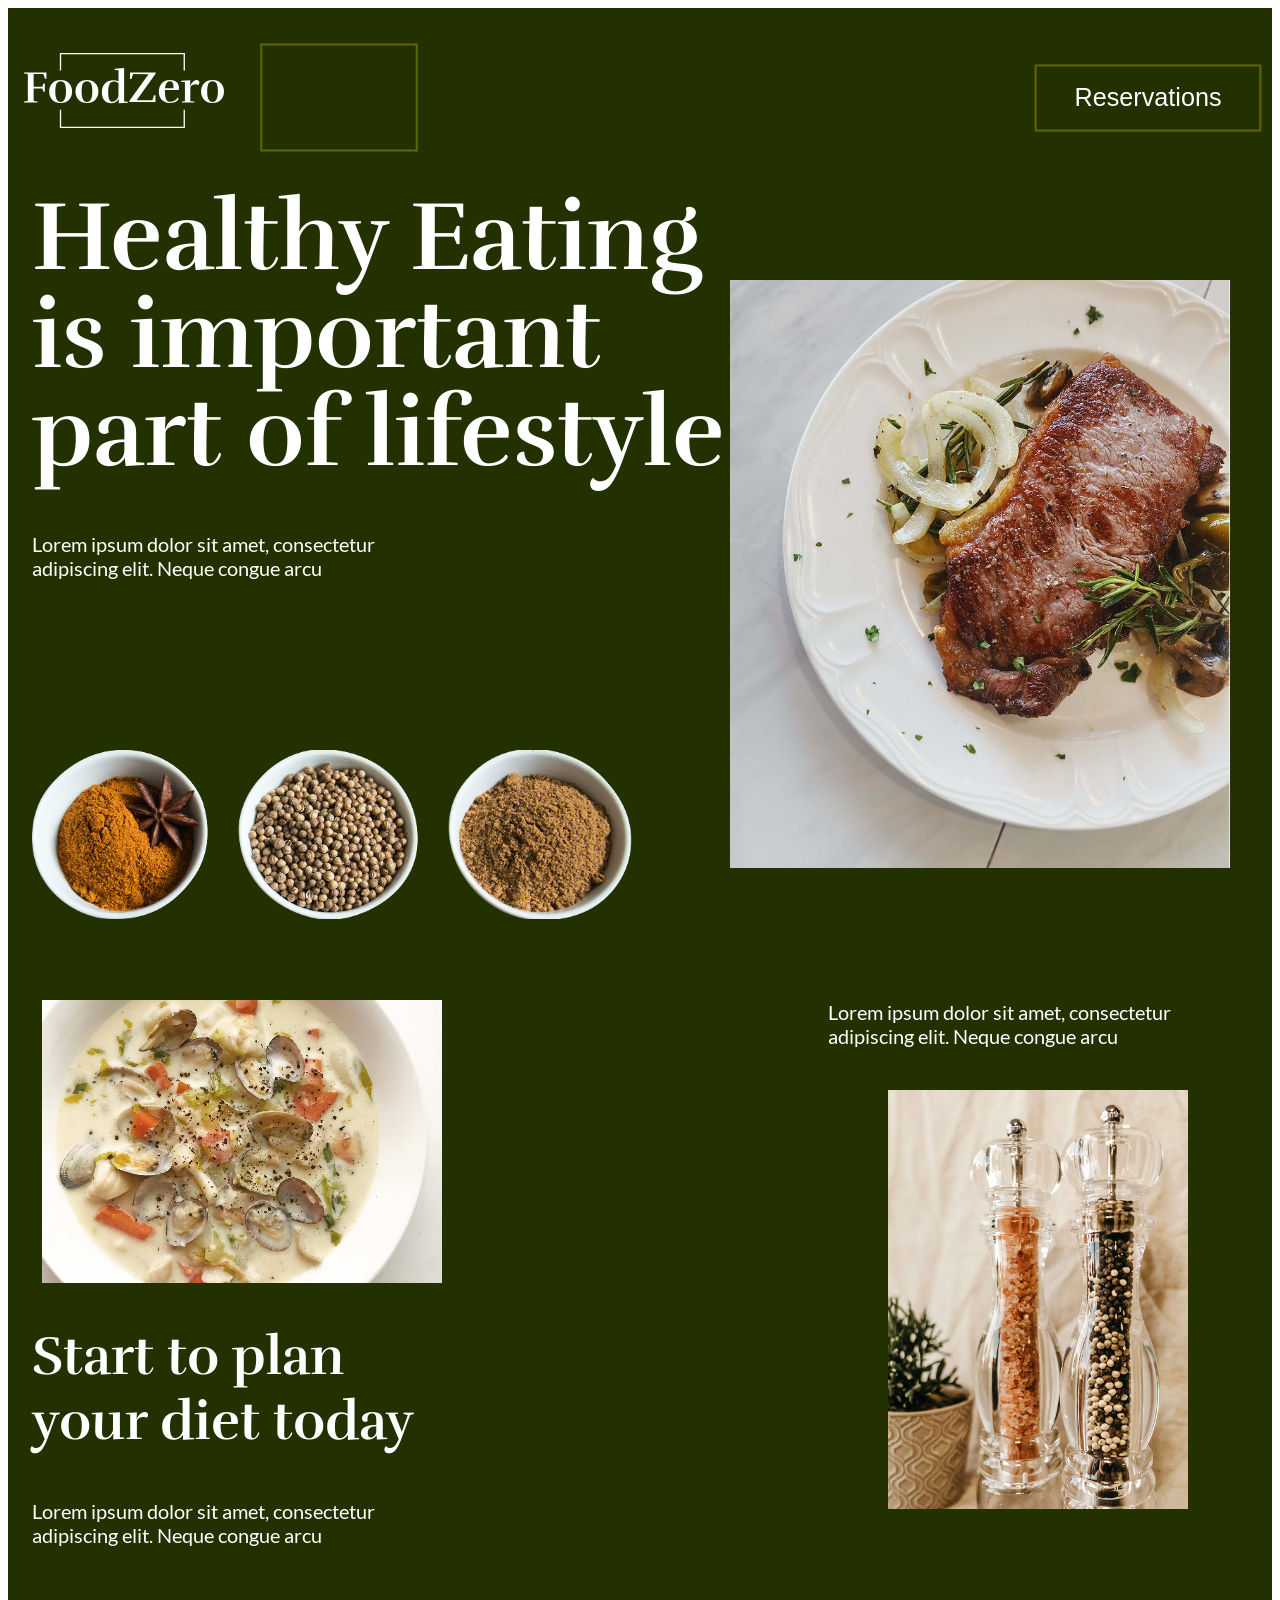
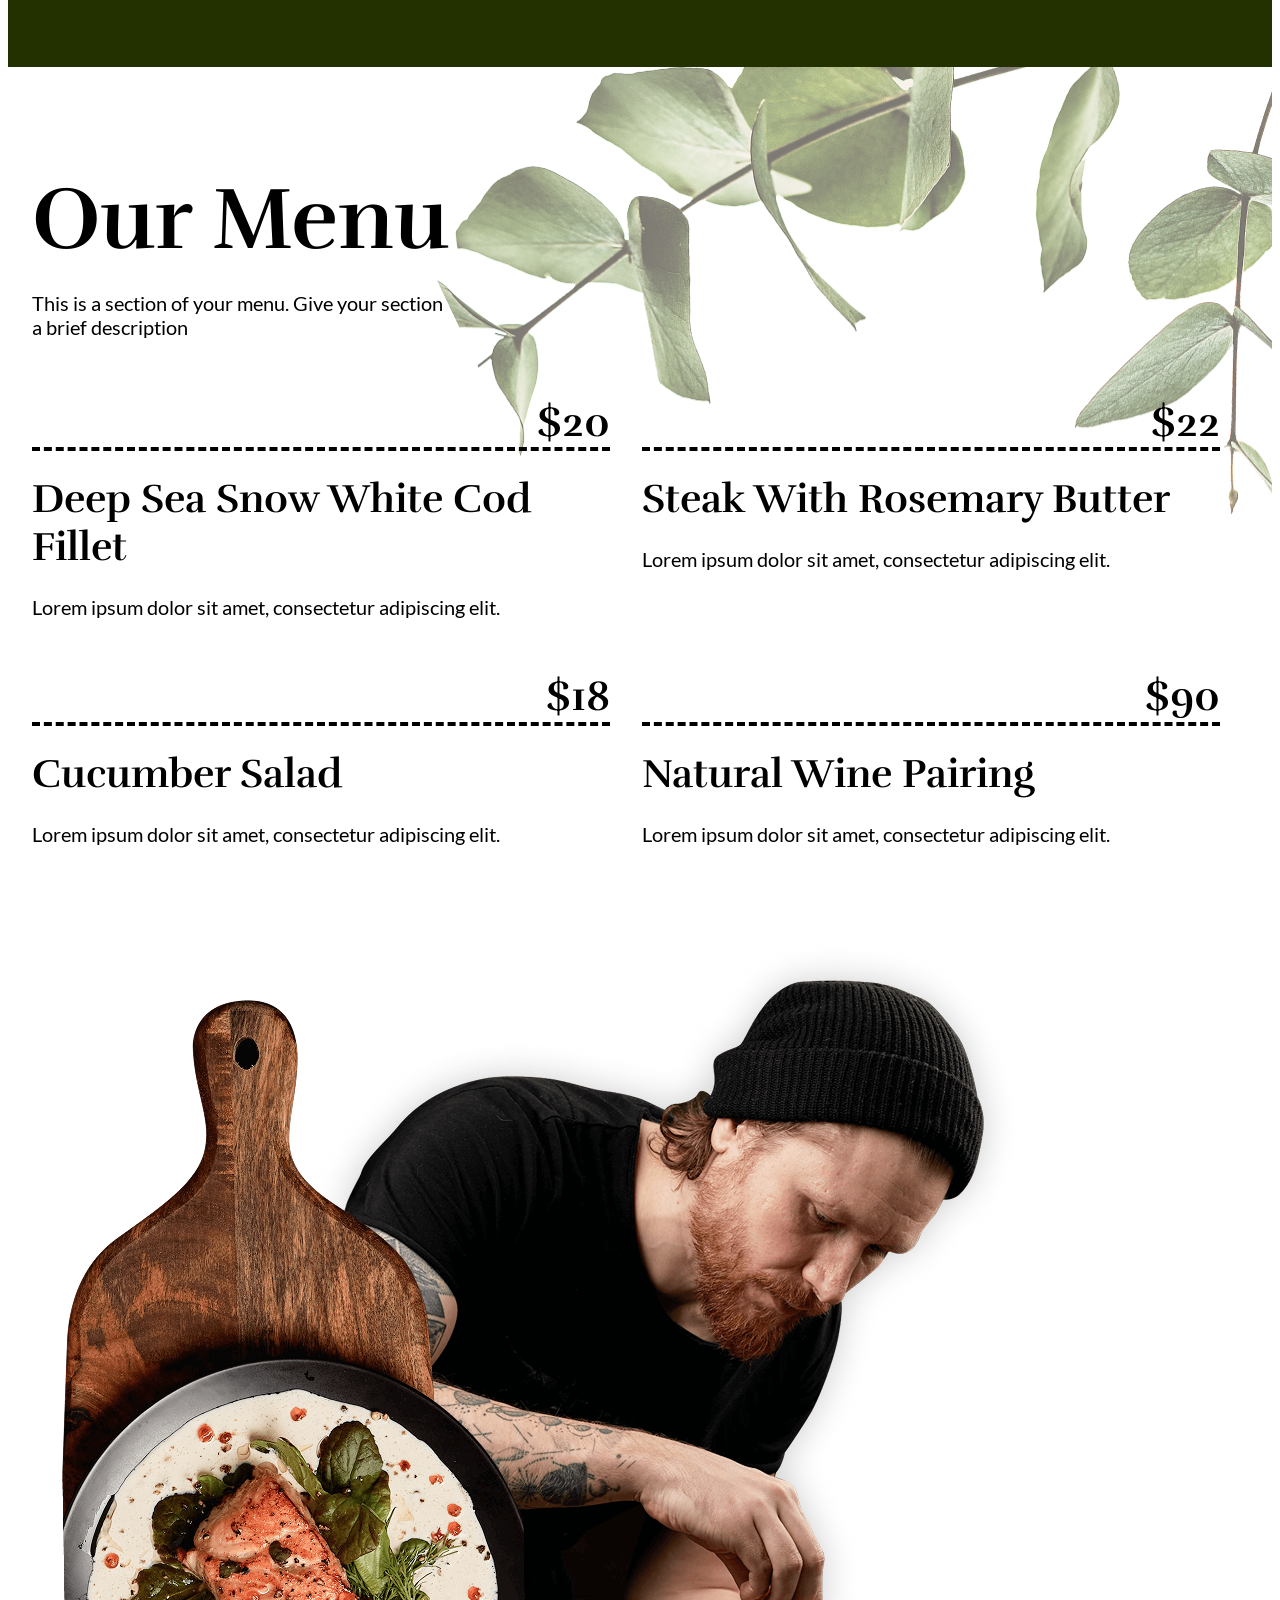
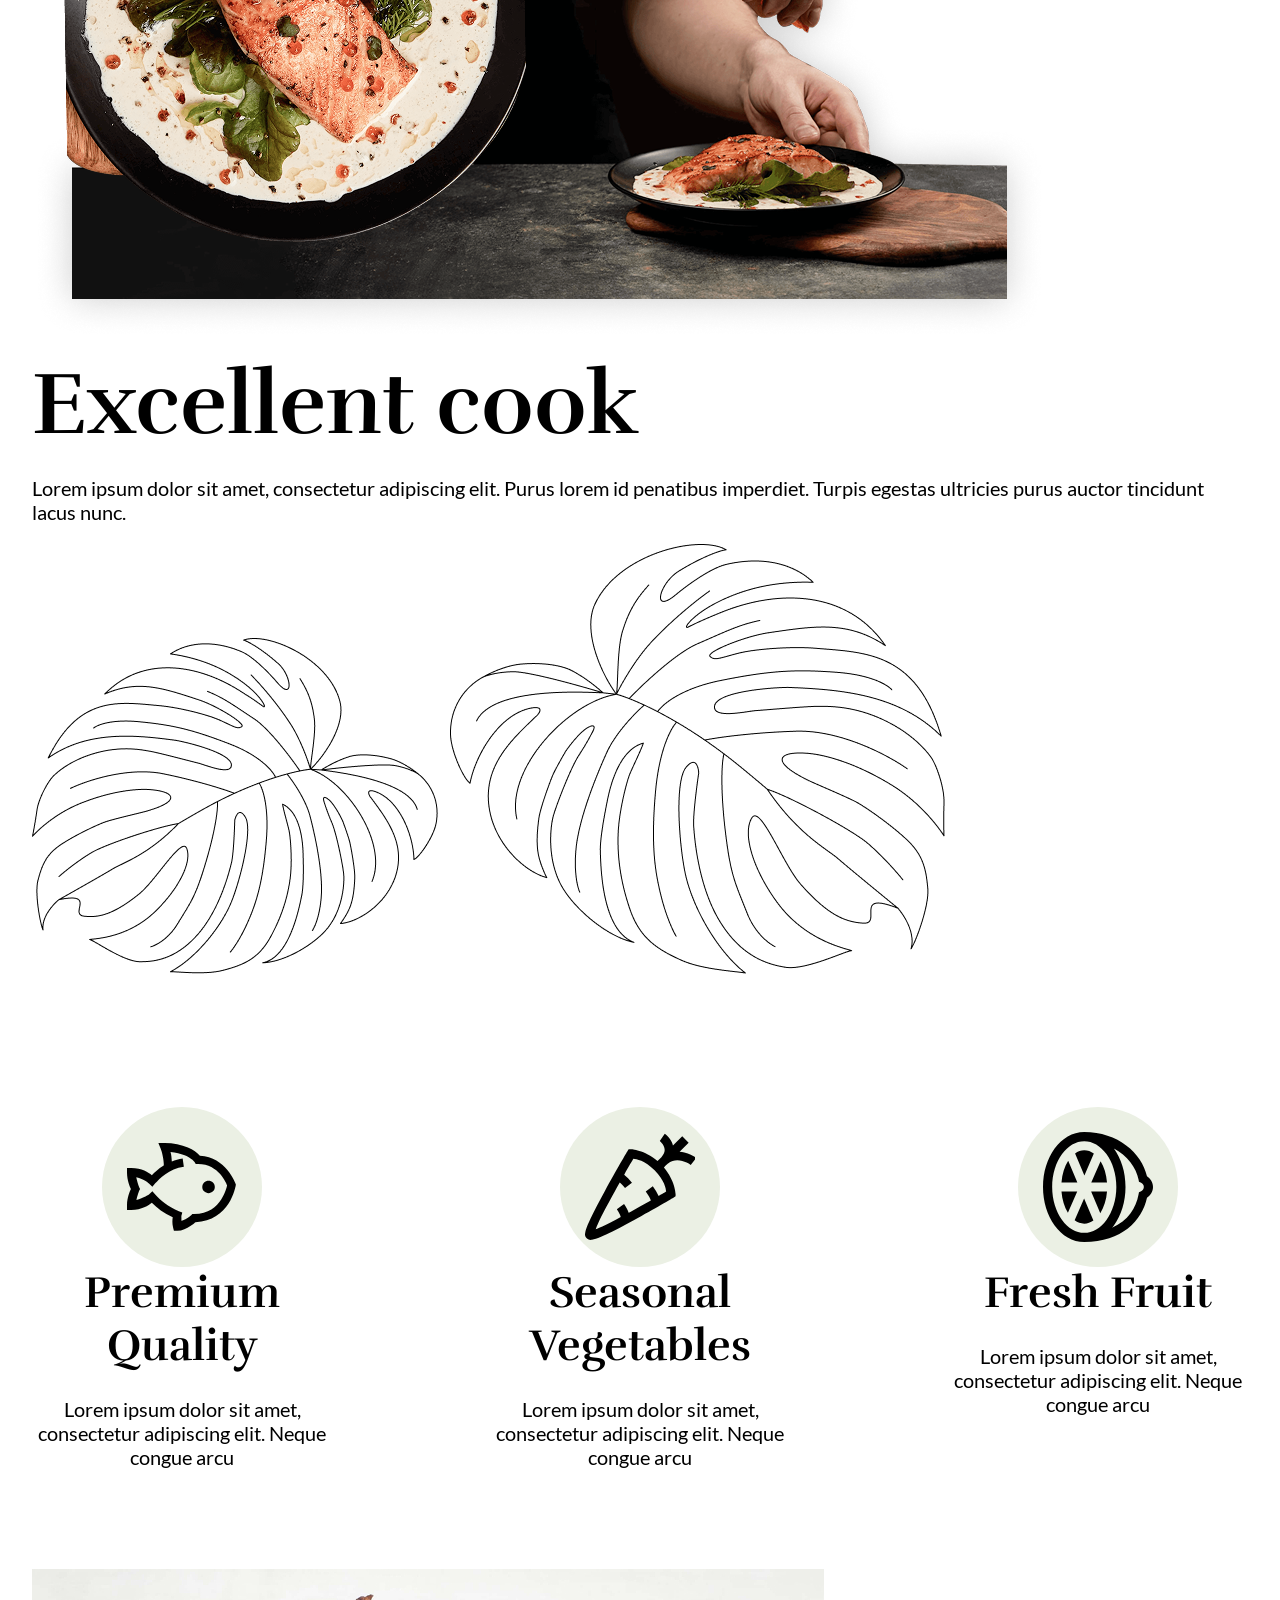
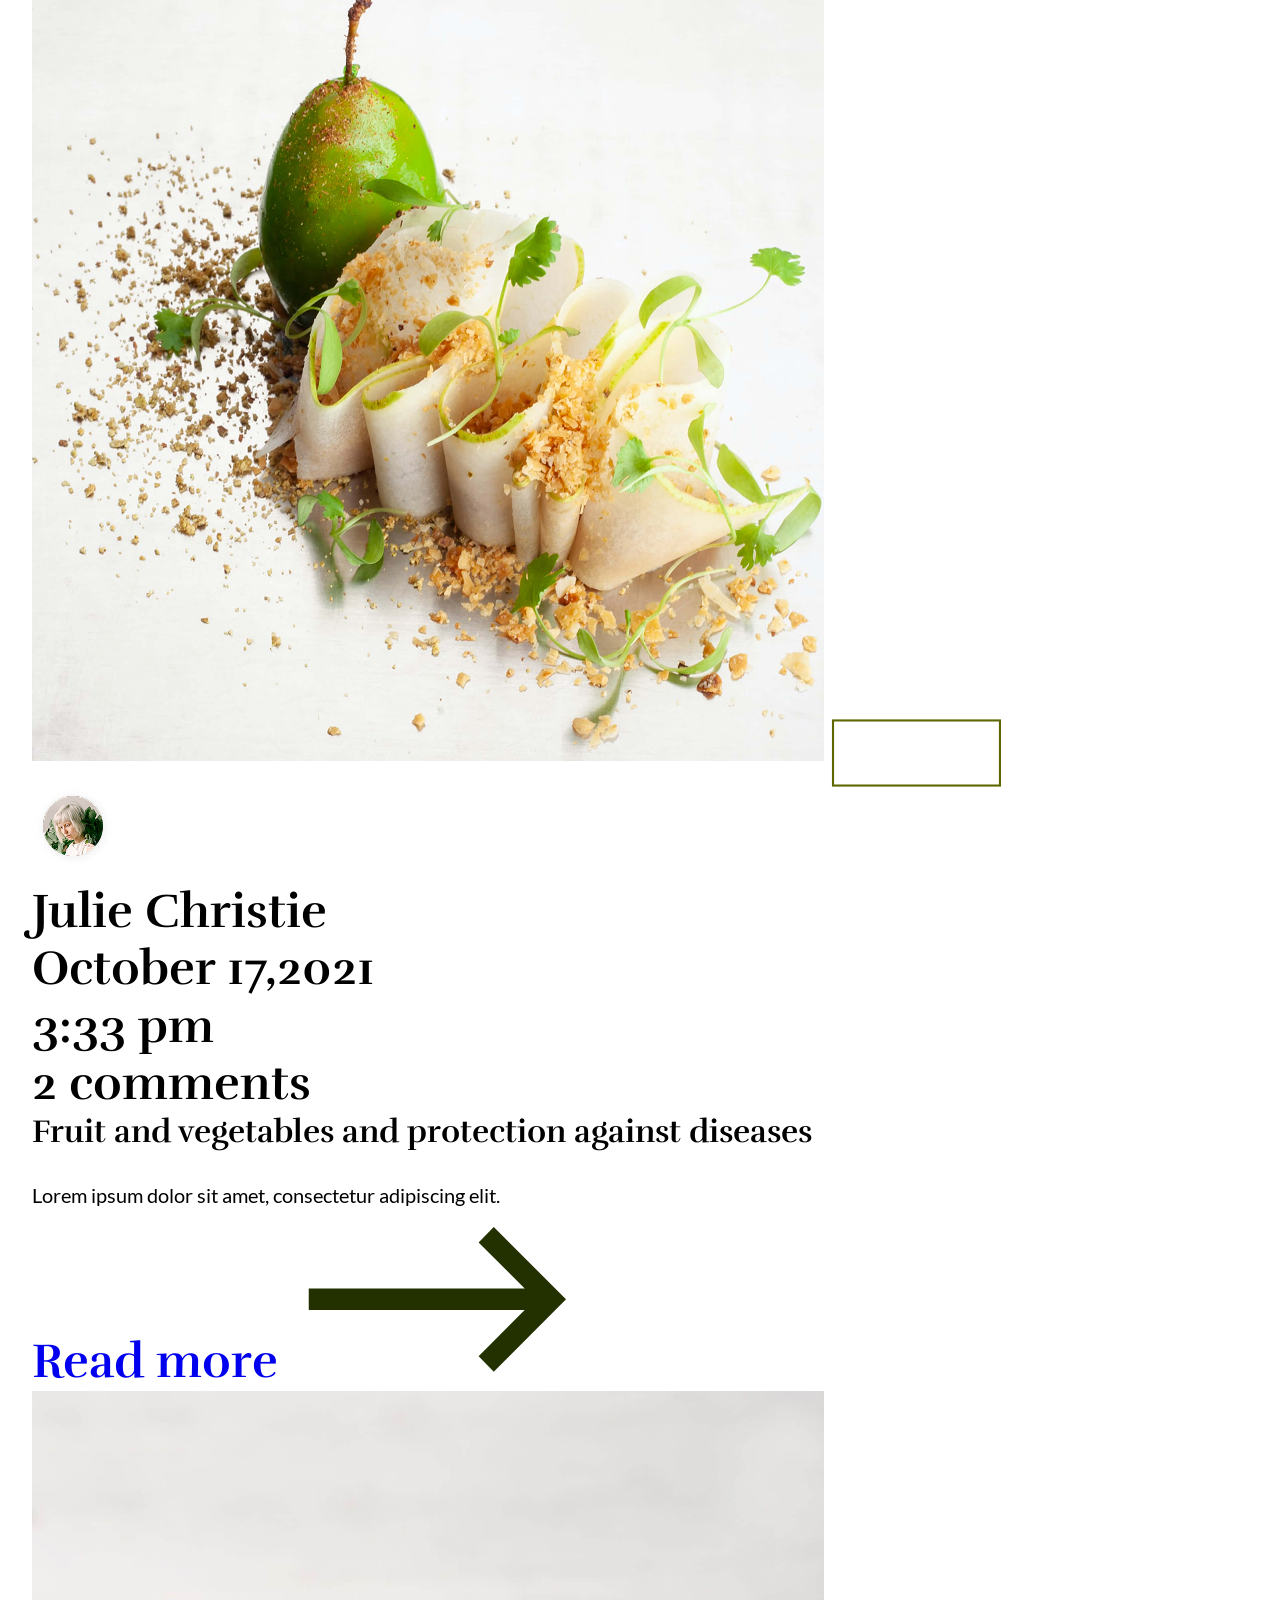
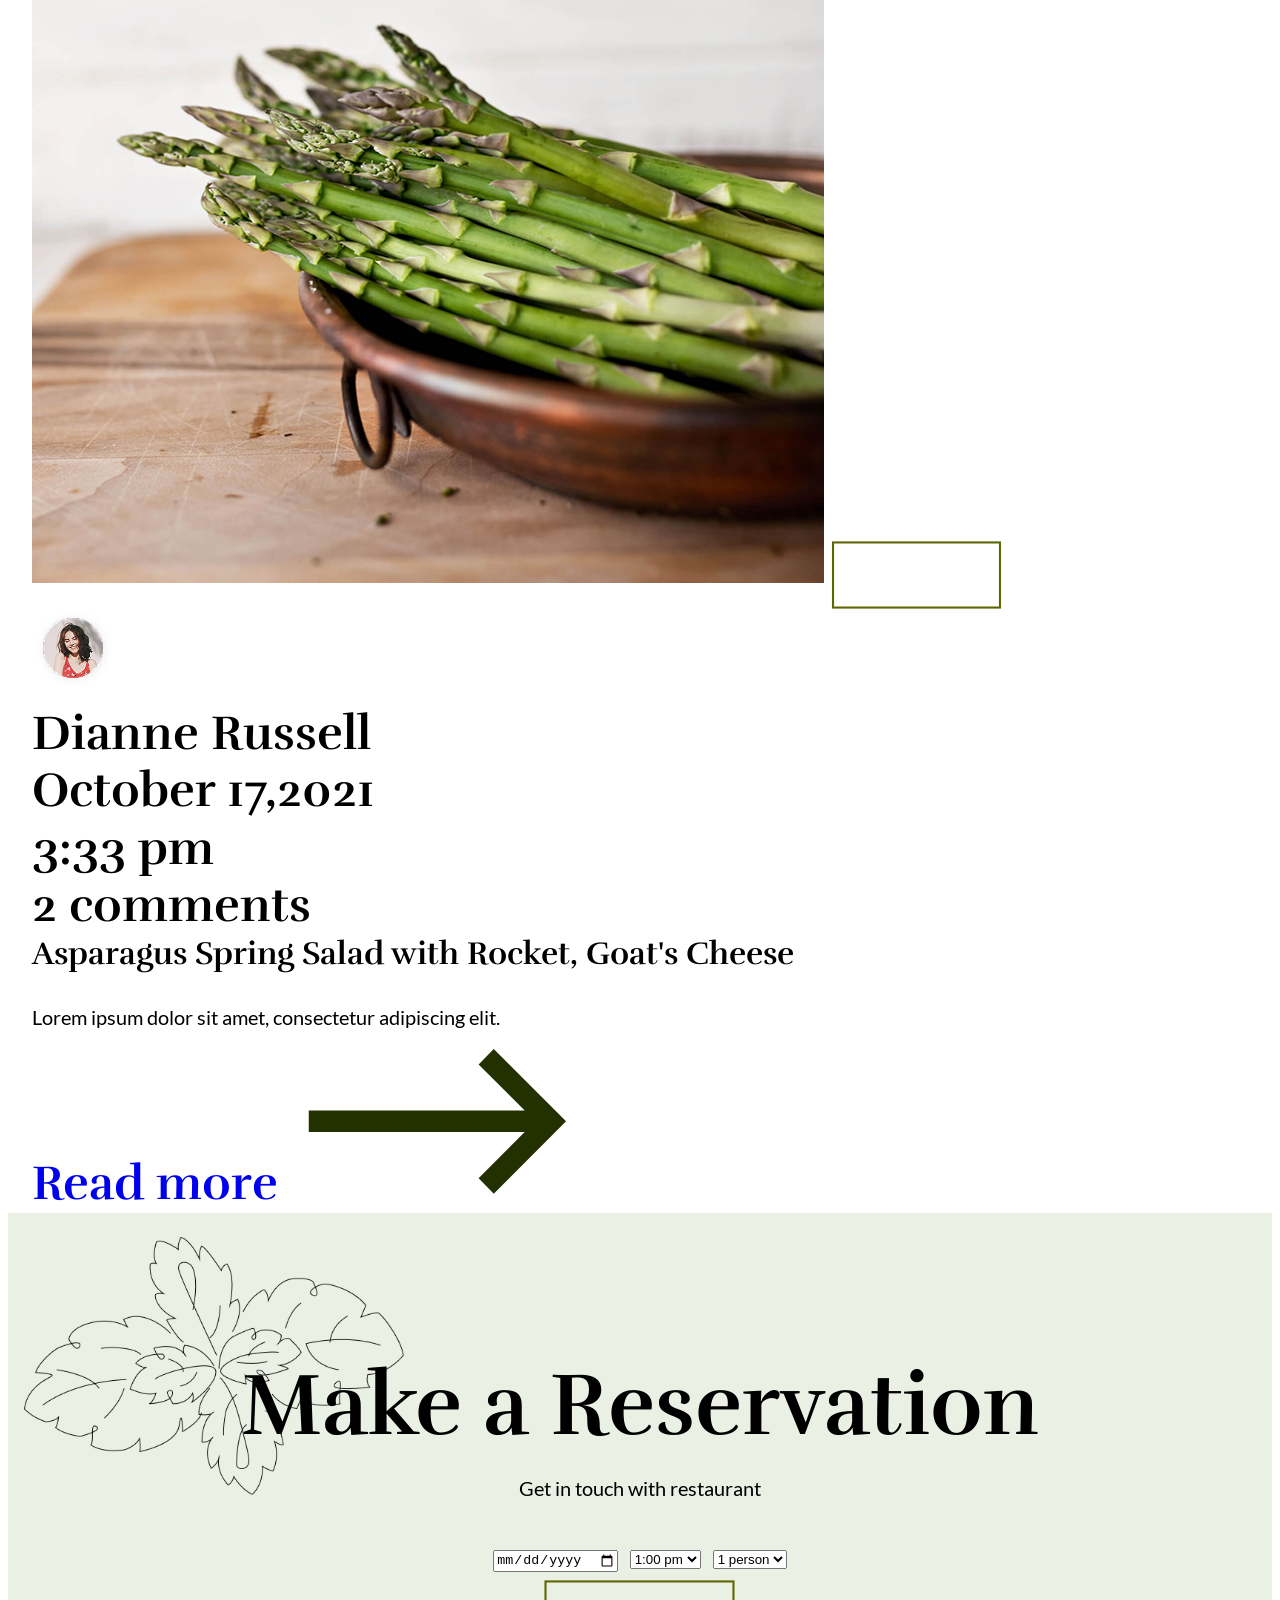
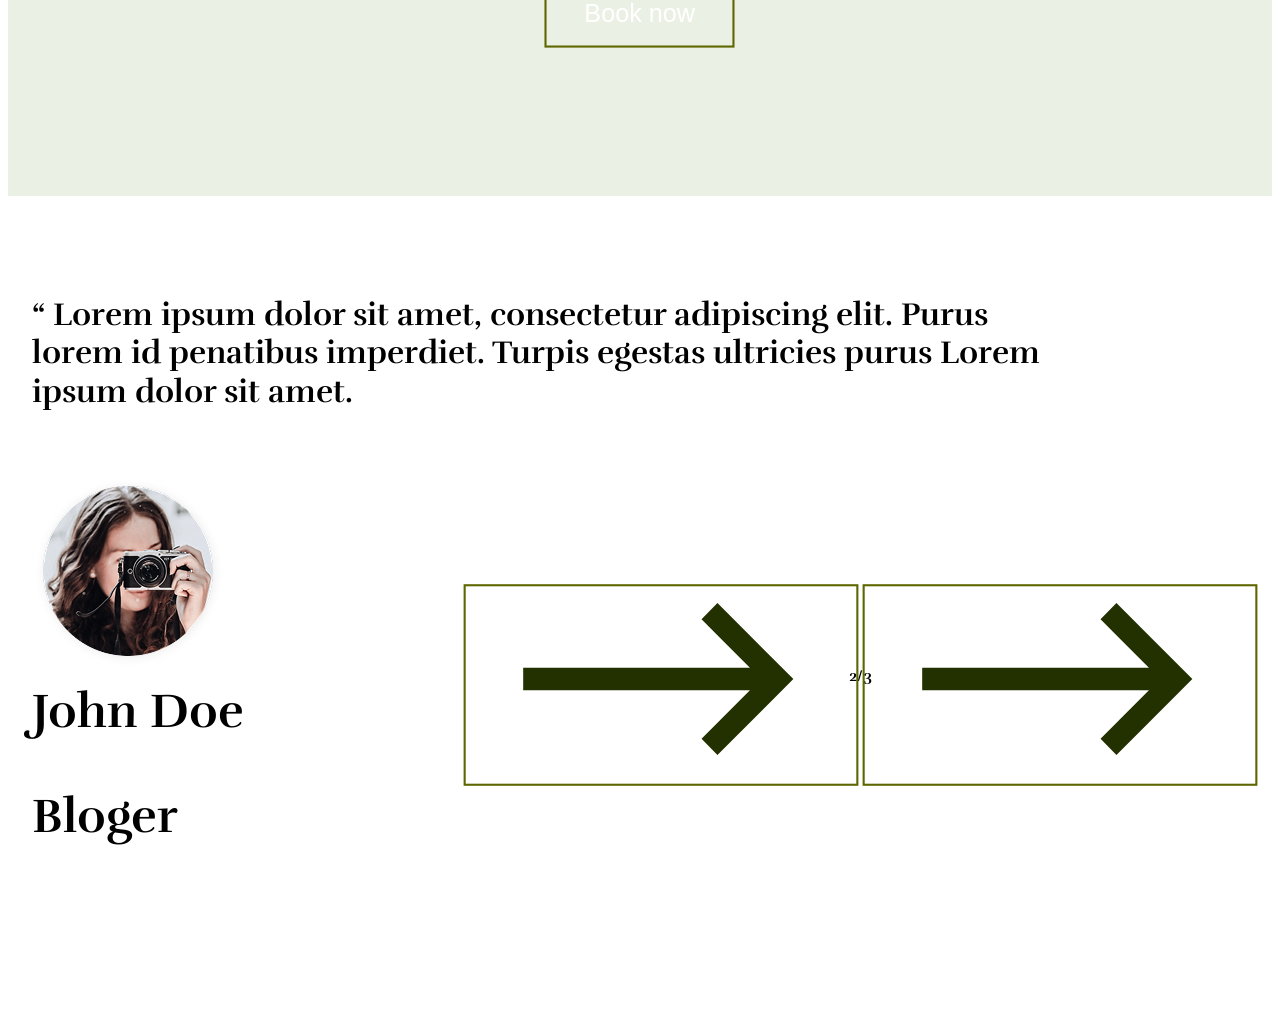
<file: home.html>
<!doctype html>
<html lang="en">
  <head>
    <meta charset="UTF-8" />
    <meta name="viewport" content="width=device-width, initial-scale=1.0" />
    <title>FoodZero</title>

    <link rel="stylesheet" href="./css/main.min.css" />
  </head>
  <body>
    <header class="header">
      <div class="container">
        <div class="header__container">
          <div class="header__nav">
            <a href="./home.html">
              <img
                class="header__logo"
                src="./images/logo_f.svg"
                alt="Restaurant's logo"
              />
            </a>
            <button
              class="header__btn-burger header-button-burger modal-btn-open'"
              type="button"
            >
              <svg class="header__burger-icon">
                <use href="./images/icons.svg#icon-nav-open"></use>
              </svg>
            </button>
          </div>
          <div class="header__contact">
            <address>
              <a class="header__link link" href="tel:+86852346000">
                +86 852 346 000
              </a>
            </address>
            <button class="header__button-reserv button" type="button">
              Reservations
            </button>
          </div>
        </div>
      </div>
    </header>
    <main>
      <section class="hero-section">
        <div class="container">
          <img
            class="hero-section__image"
            src="./images/home-hero-background.jpg"
            alt="stake background"
          />
          <h1 class="text-title hero-section__title--limited">
            Healthy Eating is important part of lifestyle
          </h1>
          <p class="hero-section__text text-small text-limited">
            Lorem ipsum dolor sit amet, consectetur adipiscing elit. Neque
            congue arcu
          </p>
          <img
            class="hero-section__decorate"
            src="./images/plates-with-spices.png"
            alt="Plates with spices"
          />
          <ul class="hero-section__underside">
            <li class="hero-section__underside-item">
              <img
                class="hero-section__image-soup"
                src="./images/soup.jpg"
                alt="Soup in a plate"
              />
              <div class="hero-section__text-capture text-limited">
                <h2 class="hero-section__underside-title text-big">
                  Start to plan your diet today
                </h2>
                <p class="text-small text-limited">
                  Lorem ipsum dolor sit amet, consectetur adipiscing elit. Neque
                  congue arcu
                </p>
              </div>
            </li>
            <li class="hero-section__underside-item">
              <p class="text-small text-limited hero-section__text-distanse">
                Lorem ipsum dolor sit amet, consectetur adipiscing elit. Neque
                congue arcu
              </p>
              <img
                class="hero-section__image-jar"
                src="./images/jar.jpg"
                alt="Spice jars"
              />
            </li>
          </ul>
        </div>
      </section>
      <section class="menu-section">
        <div class="container">
          <h2 class="section__title">Our Menu</h2>
          <p class="menu-section__title text-small text-limited">
            This is a section of your menu. Give your section a brief
            description
          </p>
          <div>
            <ul class="dish">
              <li class="dish__item">
                <p class="dish__price dish__distance">$20</p>
                <h3 class="dish__title dish__distance">
                  Deep Sea Snow White Cod Fillet
                </h3>
                <p class="text-small">
                  Lorem ipsum dolor sit amet, consectetur adipiscing elit.
                </p>
              </li>
              <li class="dish__item">
                <p class="dish__price">$22</p>
                <h3 class="dish__title dish__distance">
                  Steak With Rosemary Butter
                </h3>
                <p class="text-small">
                  Lorem ipsum dolor sit amet, consectetur adipiscing elit.
                </p>
              </li>
              <li class="dish__item">
                <p class="dish__price">$18</p>
                <h3 class="dish__title dish__distance">Cucumber Salad</h3>
                <p class="text-small">
                  Lorem ipsum dolor sit amet, consectetur adipiscing elit.
                </p>
              </li>
              <li class="dish__item">
                <p class="dish__price">$90</p>
                <h3 class="dish__title dish__distance">Natural Wine Pairing</h3>
                <p class="text-small">
                  Lorem ipsum dolor sit amet, consectetur adipiscing elit.
                </p>
              </li>
            </ul>
          </div>
        </div>
      </section>
      <section class="exellent-section">
        <div class="container">
          <div class="exellent-section__container">
            <img
              class="exellent-section__image"
              src="./images/chef-men-n.png"
              alt="A man cooks fish"
            />
            <div>
              <h2 class="exellent-section__title section__title">
                Excellent cook
              </h2>
              <p class="exellent-section__text text-small">
                Lorem ipsum dolor sit amet, consectetur adipiscing elit. Purus
                lorem id penatibus imperdiet. Turpis egestas ultricies purus
                auctor tincidunt lacus nunc.
              </p>
              <img
                class="exellent-section__small-decorate"
                src="./images/exellent-leaf-small.png"
                alt="Leaf decoration"
              />
              <img
                class="exellent-section__big-decorate"
                src="./images/exellent-leaf-big.png"
                alt="Big leaf decoration"
              />
            </div>
          </div>
        </div>
      </section>
      <section class="advantages-section">
        <div class="container">
          <h3 class="visually-hidden">Our advantages</h3>
          <ul class="advantages-section__list">
            <li class="advantages-section__item">
              <div class="advantages-section__icon">
                <svg class="advantages-section__image">
                  <use href="./images/icons.svg#icon-fish"></use>
                </svg>
              </div>
              <div class="advantages-section__inform">
                <h3 class="advantages-section__title text-centered">
                  Premium Quality
                </h3>
                <p class="text-small text-centered">
                  Lorem ipsum dolor sit amet, consectetur adipiscing elit. Neque
                  congue arcu
                </p>
              </div>
            </li>
            <li class="advantages-section__item">
              <div class="advantages-section__icon">
                <svg class="advantages-section__image">
                  <use href="./images/icons.svg#icon-carrot"></use>
                </svg>
              </div>
              <div class="advantages-section__inform">
                <h3 class="advantages-section__title text-centered">
                  Seasonal Vegetables
                </h3>
                <p class="text-small text-centered">
                  Lorem ipsum dolor sit amet, consectetur adipiscing elit. Neque
                  congue arcu
                </p>
              </div>
            </li>
            <li class="advantages-section__item">
              <div class="advantages-section__icon">
                <svg class="advantages-section__image">
                  <use href="./images/icons.svg#icon-lemon"></use>
                </svg>
              </div>
              <div class="advantages-section__inform">
                <h3 class="advantages-section__title text-centered">
                  Fresh Fruit
                </h3>
                <p class="text-small text-centered">
                  Lorem ipsum dolor sit amet, consectetur adipiscing elit. Neque
                  congue arcu
                </p>
              </div>
            </li>
          </ul>
        </div>
      </section>
      <section class="blogers-section">
        <div class="container">
          <h3 class="visually-hidden">Blogers' reviewers</h3>
          <ul class="blogers-section__list">
            <li>
              <div class="blogers-section__item">
                <img
                  class="blogers-section__image"
                  src="./images/bloger-food.jpg"
                  alt=""
                />
                <button class="bloger-button" type="button">Fashion</button>
              </div>
              <div class="blogers-section__inform">
                <img
                  class="blogers-section__photo"
                  src="./images/julie_bloger.png"
                  alt="Julie Christie"
                />
                <ul class="blogers-section__text">
                  <li>Julie Christie</li>
                  <li class="blogers-section__text--hidden-late">
                    October 17,2021
                  </li>
                  <li class="blogers-section__text--hidden">3:33 pm</li>
                  <li class="blogers-section__text--hidden">2 comments</li>
                </ul>
              </div>
              <h3 class="text-normal blogers-section__comment">
                Fruit and vegetables and protection against diseases
              </h3>
              <p class="blogers-section__text--distance text-small">
                Lorem ipsum dolor sit amet, consectetur adipiscing elit.
              </p>
              <a class="blogers-section__link link" href="#">Read more</a>
              <a href="#">
                <svg class="blogers-section__arrow">
                  <use href="./images/icons.svg#icon-arrow"></use>
                </svg>
              </a>
            </li>
            <li>
              <div class="blogers-section__item">
                <img
                  class="blogers-section__image"
                  src="./images/bloger-plants.jpg"
                  alt=""
                />
                <button class="bloger-button" type="button">Fashion</button>
              </div>
              <div class="blogers-section__inform">
                <img
                  class="blogers-section__photo"
                  src="./images/dianne_bloger.png"
                  alt="Dianne Russell"
                />
                <ul class="blogers-section__text">
                  <li>Dianne Russell</li>
                  <li class="blogers-section__text--hidden-late">
                    October 17,2021
                  </li>
                  <li class="blogers-section__text--hidden">3:33 pm</li>
                  <li class="blogers-section__text--hidden">2 comments</li>
                </ul>
              </div>
              <h3 class="text-normal blogers-section__comment">
                Asparagus Spring Salad with Rocket, Goat's Cheese
              </h3>
              <p class="blogers-section__text--distance text-small">
                Lorem ipsum dolor sit amet, consectetur adipiscing elit.
              </p>
              <a class="blogers-section__link link" href="#">Read more</a>
              <a href="#">
                <svg class="blogers-section__arrow">
                  <use href="./images/icons.svg#icon-arrow"></use>
                </svg>
              </a>
            </li>
          </ul>
        </div>
      </section>
      <section class="reservation-section">
        <div class="container">
          <h2 class="reservation-section__title section__title">
            Make a Reservation
          </h2>
          <p class="text-small reservation-text">
            Get in touch with restaurant
          </p>
          <form class="book-form">
            <label class="visually-hidden" for="book-date">Date</label>
            <input
              class="book-select reservation-element"
              type="date"
              name="book-date"
              id="book-date"
            />

            <label class="visually-hidden" for="book-time">Time</label>
            <select
              class="book-select reservation-element"
              name="book-time"
              id="book-time"
            >
              <option value="">1:00 pm</option>
              <option value="">2:00 pm</option>
              <option value="">3:00 pm</option>
              <option value="">4:00 pm</option>
              <option value="">5:00 pm</option>
              <option value="">6:00 pm</option>
              <option value="">7:00 pm</option>
              <option value="">8:00 pm</option>
              <option value="">9:00 pm</option>
            </select>

            <label class="visually-hidden" for="book-persons">Persons</label>
            <select
              class="book-select reservation-element"
              type="date"
              name="book-persons"
              id="book-persons"
            >
              <option value="">1 person</option>
              <option value="">2 person</option>
              <option value="">3 person</option>
              <option value="">4 person</option>
              <option value="">5 person</option>
              <option value="">6 person</option>
            </select>
          </form>
          <button class="button-reservation button" type="submit">
            Book now
          </button>
        </div>
      </section>
      <!-- <section class="energy-section">
        <div class="container">
          <h2 class="section__title">Calories Energy Balance</h2>
          <p class="text-small energy-section__distance">
            Lorem ipsum dolor sit amet, consectetur adipiscing elit.
          </p>
          <ul class="energy-section__list">
            <li class="energy-section__item">
              <article class="energy-card">
                <img
                  class="energy-card__photo"
                  src="./images/energy-starters-item.jpg"
                  alt="Starters background"
                />
                <div class="energy-card__link">
                  <a class="link menu-link" href="#">Starters</a>
                  <a href="#">
                    <svg width="46px" height="26px">
                      <use href="./images/icons.svg#icon-arrow"></use>
                    </svg>
                  </a>
                </div>
              </article>
            </li>
            <li class="energy-section__item">
              <article class="energy-card">
                <img
                  class="energy-card__photo"
                  src="./images/energy-mains-item.jpg"
                  alt="Mains background"
                />
                <div class="energy-card__link">
                  <a class="link menu-link" href="#">Mains</a>
                  <a href="#">
                    <svg width="46px" height="26px">
                      <use href="./images/icons.svg#icon-arrow"></use>
                    </svg>
                  </a>
                </div>
              </article>
            </li>
            <li class="energy-section__item">
              <article class="energy-card">
                <img
                  class="energy-card__photo"
                  src="./images/energy-soups-item.jpg"
                  alt="Soups background"
                />
                <div class="energy-card__link">
                  <a class="link menu-link" href="#">Soups</a>
                  <a href="#">
                    <svg width="46px" height="26px">
                      <use href="./images/icons.svg#icon-arrow"></use>
                    </svg>
                  </a>
                </div>
              </article>
            </li>
          </ul>
        </div>
      </section> -->
      <section class="comment-section">
        <div class="container">
          <h3 class="visually-hidden">John comment</h3>
          <p class="comment-section__text">
            “ Lorem ipsum dolor sit amet, consectetur adipiscing elit. Purus
            lorem id penatibus imperdiet. Turpis egestas ultricies purus Lorem
            ipsum dolor sit amet.
          </p>
          <div class="comment-section__container">
            <div class="people-comment">
              <img
                class="people-comment__photo"
                src="./images/john_do.png"
                alt="Girl with a camera"
              />
              <div class="people-comment__inform">
                <p class="people-comment__name">John Doe</p>
                <p class="people-comment__mark">Bloger</p>
              </div>
            </div>
            <div class="comment-section__arrow">
              <button class="comment-button back" type="button">
                <svg class="comment-button__icon">
                  <use href="./images/icons.svg#icon-arrow"></use>
                </svg>
              </button>
              <p class="comment-section__counter">2/3</p>
              <button class="comment-button" type="button">
                <svg class="comment-button__icon">
                  <use href="./images/icons.svg#icon-arrow"></use>
                </svg>
              </button>
            </div>
          </div>
        </div>
      </section>
    </main>
    <!-- <footer class="footer">
      <div class="container">
        <div class="footer__container">
          <div class="footer__link">
            <a class="footer__logo" href="./home.html">
              <h3 class="footer__title">Food Zero.</h3>
            </a>
            <ul class="address__contacts">
              <p class="footer__item">Contacts</p>
              <li>
                <a class="link address__link" href="tel:+86852346000"
                  >+86 852 346 000</a
                >
              </li>
              <li>
                <a class="link address__link" href="mailto:info@foodzero.com"
                  >info@foodzero.com</a
                >
              </li>
              <li>
                <a
                  class="link address__link"
                  href="https://maps.app.goo.gl/G3fx3dMrVu5tf39C7"
                  >1959 Sepulveda Blvd. Culver City, CA, 90230</a
                >
              </li>
            </ul>
          </div>
          <div class="footer__form">
            <p class="footer__item">Never Miss a Recipe</p>
            <div class="subscribe-item">
              <form class="subscribe-form">
                <div class="footer-field">
                  <label
                    class="footer-label visually-hidden"
                    for="user-email"
                  ></label>
                  <input
                    class="footer-input"
                    type="email"
                    name="user-email"
                    id="user-email"
                    placeholder="Email Address"
                  />
                </div>
              </form>
              <button class="button-subscribe button" type="submit">
                Subscibe
              </button>
            </div>
            <p class="footer__inform">
              Join our subscribers and get best recipe delivered each week!
            </p>
          </div>
        </div>
        <div class="footer__info">
          <p class="footer__copyright">
            &copy; 2020 Zero Inc. All rights Reserved
          </p>
          <address>
            <ul class="address__social">
              <li>
                <a href="#">
                  <svg class="address__icon" width="28" height="28">
                    <use href="./images/icons.svg#icon-instagram"></use>
                  </svg>
                </a>
              </li>
              <li>
                <a href="#">
                  <svg class="address__icon" width="28" height="22">
                    <use href="./images/icons.svg#icon-twitter"></use>
                  </svg>
                </a>
              </li>
              <li>
                <a href="#">
                  <svg class="address__icon" width="26" height="26">
                    <use href="./images/icons.svg#icon-facebook"></use>
                  </svg>
                </a>
              </li>
              <li>
                <a href="#">
                  <svg class="address__icon" width="28" height="22">
                    <use href="./images/icons.svg#icon-youtube"></use>
                  </svg>
                </a>
              </li>
            </ul>
          </address>
        </div>
      </div>
    </footer> -->

    <div class="modal is-hidden">
      <div class="modal__window">
        <button class="modal-btn-close" type="button">
          <svg width="30" height="30">
            <use href=".//images/modal-btn.svg"></use>
          </svg>
        </button>
        <ul class="modal__link">
          <li class="modal__item">
            <a class="modal__text" href="./home.html">home</a>
          </li>
          <li class="modal__item">
            <a class="modal__text" href="./menu.html">menu</a>
          </li>
          <li class="modal__item">
            <a class="modal__text" href="./about.html">about</a>
          </li>
          <li class="modal__item">
            <a class="modal__text" href="./contact.html">contact</a>
          </li>
        </ul>
        <div class="modal-contact">
          <ul class="address__contacts">
            <p class="modal__contact-title">Contact</p>
            <li>
              <a class="link address__link" href="tel:+86852346000"
                >+86 852 346 000</a
              >
            </li>
            <li>
              <a class="link address__link" href="mailto:info@foodzero.com"
                >info@foodzero.com</a
              >
            </li>
            <li>
              <a
                class="link address__link"
                href="https://maps.app.goo.gl/G3fx3dMrVu5tf39C7"
                >1959 Sepulveda Blvd. Culver City, CA, 90230</a
              >
            </li>
          </ul>
          <ul class="address__social">
            <li>
              <a href="#">
                <svg class="address__icon" width="28" height="28">
                  <use href="./images/icons.svg#icon-instagram"></use>
                </svg>
              </a>
            </li>
            <li>
              <a href="#">
                <svg class="address__icon" width="28" height="22">
                  <use href="./images/icons.svg#icon-twitter"></use>
                </svg>
              </a>
            </li>
            <li>
              <a href="#">
                <svg class="address__icon" width="26" height="26">
                  <use href="./images/icons.svg#icon-facebook"></use>
                </svg>
              </a>
            </li>
            <li>
              <a href="#">
                <svg class="address__icon" width="28" height="22">
                  <use href="./images/icons.svg#icon-youtube"></use>
                </svg>
              </a>
            </li>
          </ul>
        </div>
      </div>
    </div>

    <script src="./js/modal.js"></script>
  </body>
</html>
</file>
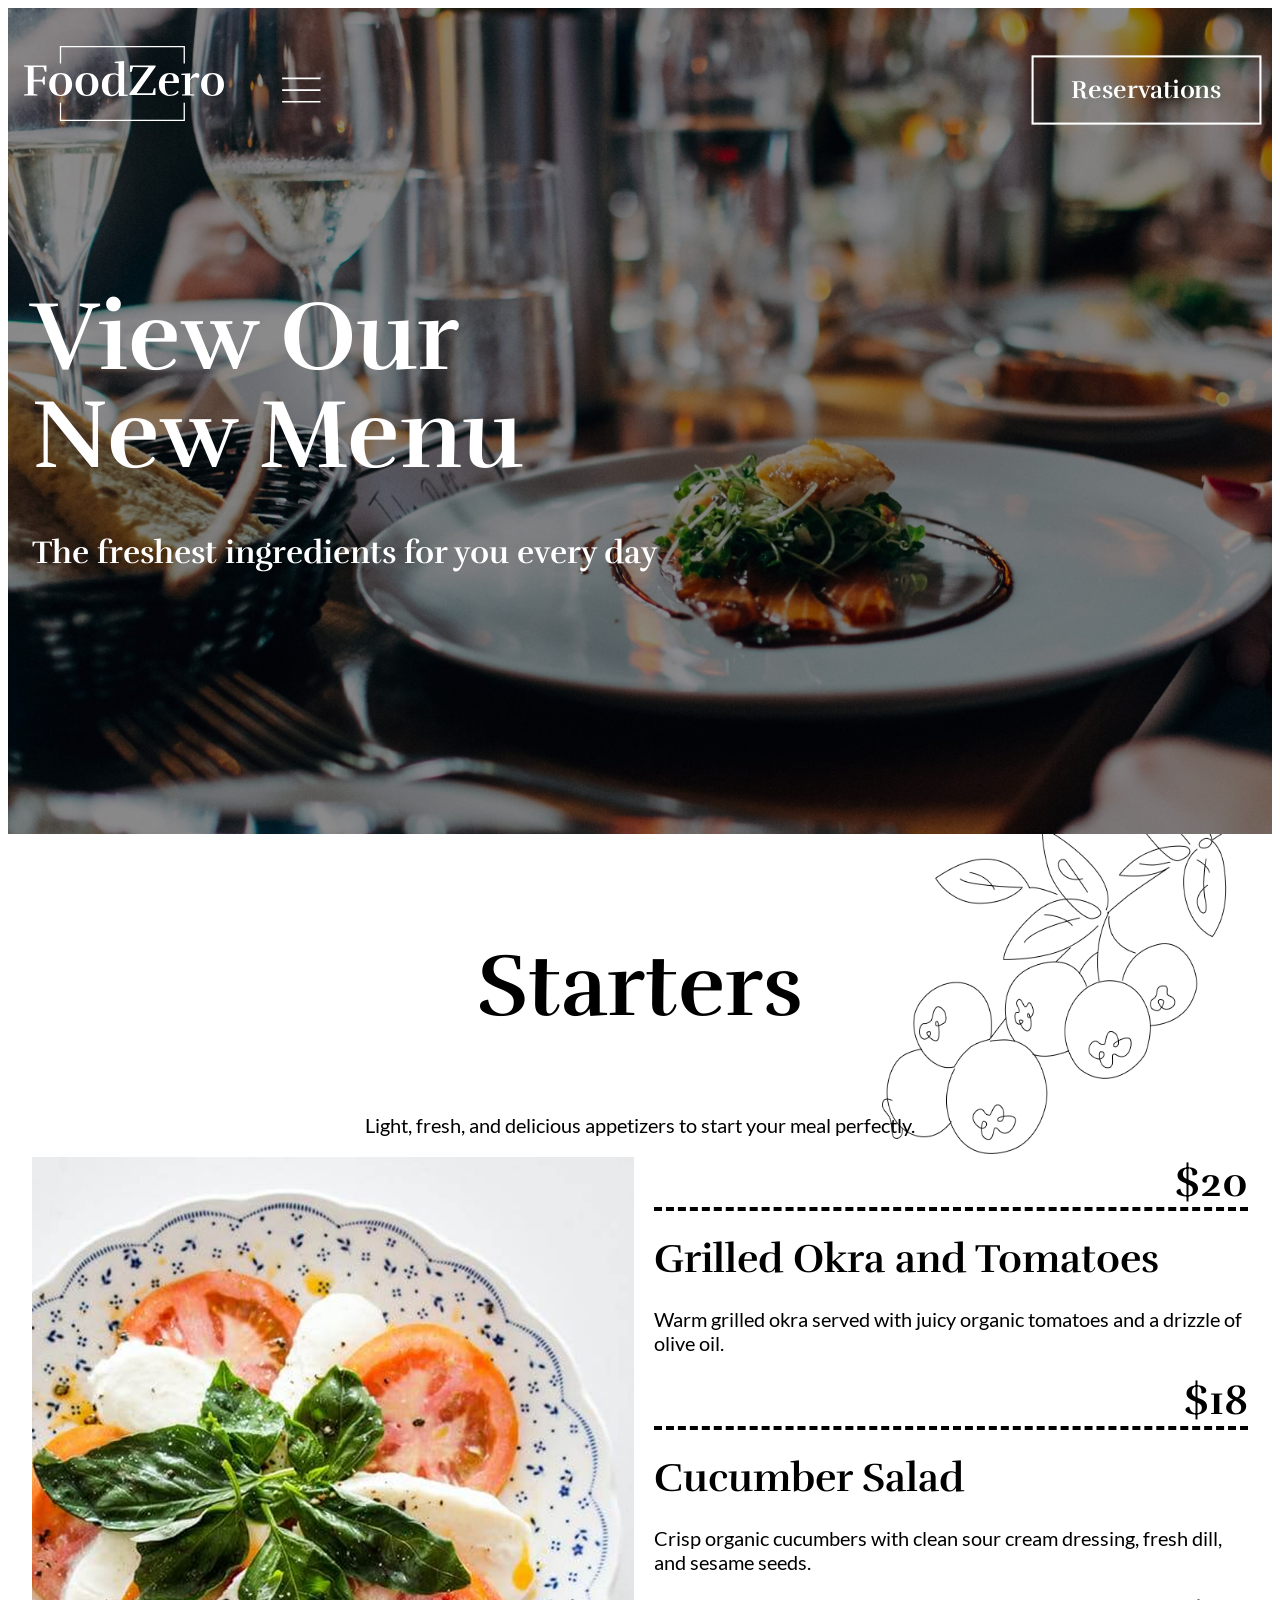
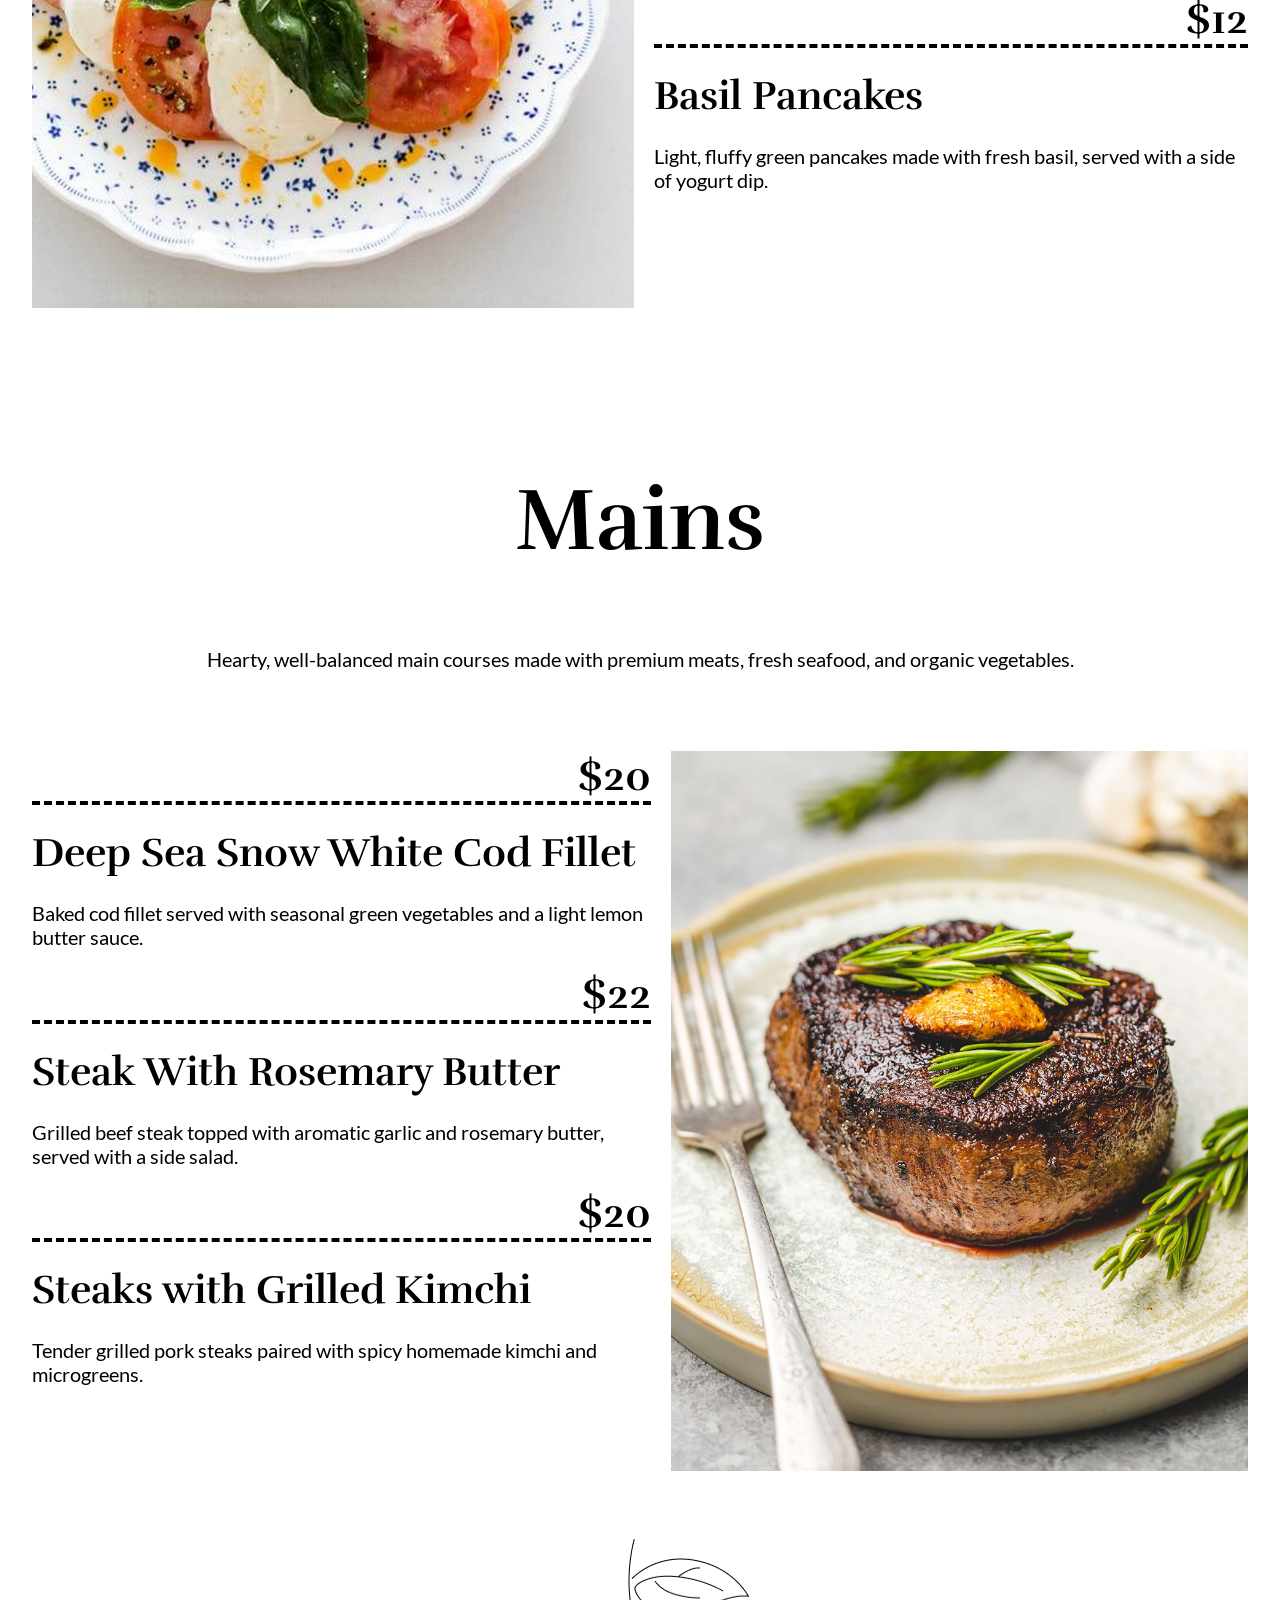
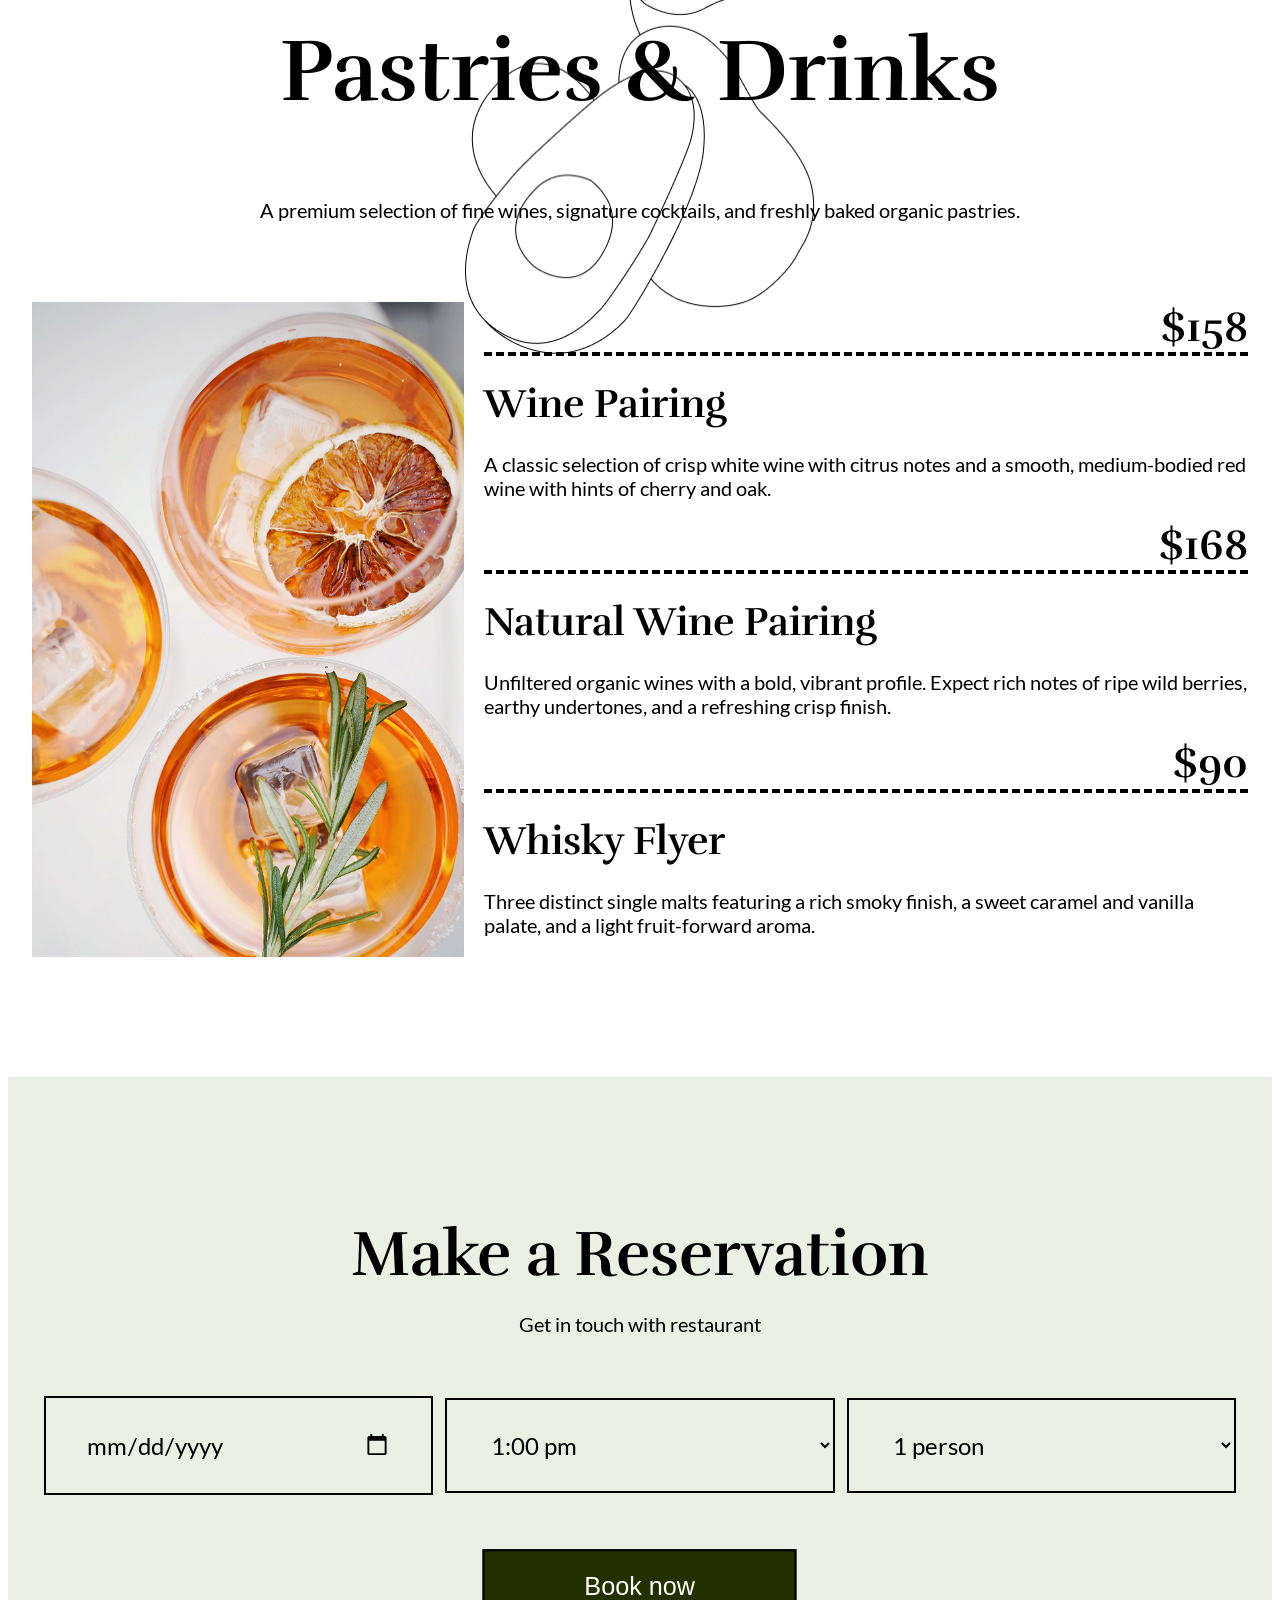
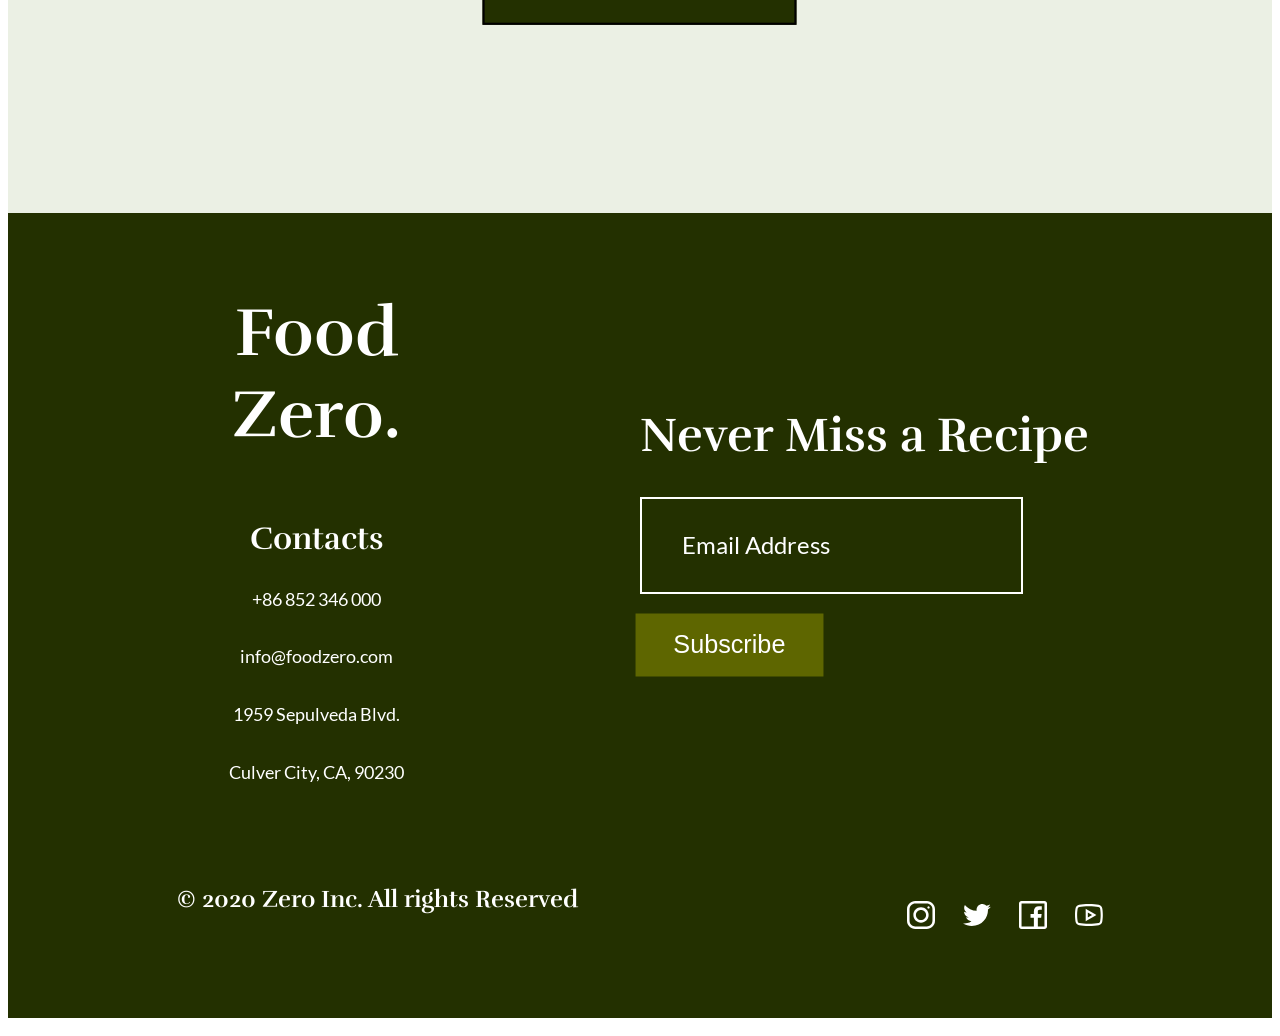
<file: menu.html>
<!doctype html>
<html lang="en">
  <head>
    <meta charset="UTF-8" />
    <meta name="viewport" content="width=device-width, initial-scale=1.0" />
    <title>Menu</title>

    <link rel="stylesheet" href="./css/main.min.css" />
  </head>
  <body>
    <header class="header">
      <div class="container">
        <div class="header__container">
          <div class="header__nav">
            <a href="./index.html">
              <img
                class="header__logo"
                src="./images/logo_f.svg"
                alt="Restaurant's logo"
              />
            </a>
            <button
              class="button__header-burger modal-btn-open"
              type="button"
              aria-label="Open navigation menu"
            >
              <svg class="header__burger-icon">
                <use href="./images/icons.svg#icon-nav-open"></use>
              </svg>
            </button>
          </div>
          <div class="header__contact">
            <a class="header__link link" href="tel:+86852346000">
              +86 852 346 000
            </a>
            <button
              class="button__header-reserv js-open-reservation"
              type="button"
            >
              Reservations
            </button>
          </div>
        </div>
      </div>
    </header>
    <main>
      <section class="hero-menu-section">
        <div class="container">
          <h1 class="text-title">
            View Our<br />
            New Menu
          </h1>
          <p class="text-medium">The freshest ingredients for you every day</p>
          <button class="button__ring-fixed js-open-reservation" type="button">
            <svg class="button__ring-fixed-icon">
              <use href="./images/icons.svg#icon-bell"></use>
            </svg>
          </button>
        </div>
      </section>
      <section class="starters-section" id="starters-section">
        <div class="container">
          <div class="text-centered">
            <h2 class="starters-section__title text-topic">Starters</h2>
            <p class="text-small starters-section__distance">
              Light, fresh, and delicious appetizers to start your meal
              perfectly.
            </p>
          </div>
          <div class="starters-section__container">
            <img
              class="section__image dish__image"
              src="./images/menu_salad.jpg"
              alt="Vegetable Salad"
            />
            <ul>
              <li>
                <p class="dish__price">$20</p>
                <h3 class="text-big dish__title">Grilled Okra and Tomatoes</h3>
                <p class="text-small">
                  Warm grilled okra served with juicy organic tomatoes and a
                  drizzle of olive oil.
                </p>
              </li>
              <li>
                <p class="dish__price">$18</p>
                <h3 class="text-big dish__title">Cucumber Salad</h3>
                <p class="text-small">
                  Crisp organic cucumbers with clean sour cream dressing, fresh
                  dill, and sesame seeds.
                </p>
              </li>
              <li>
                <p class="dish__price">$12</p>
                <h3 class="text-big dish__title">Basil Pancakes</h3>
                <p class="text-small">
                  Light, fluffy green pancakes made with fresh basil, served
                  with a side of yogurt dip.
                </p>
              </li>
            </ul>
          </div>
        </div>
      </section>
      <section class="mains-section" id="mains-section">
        <div class="container">
          <div class="text-centered">
            <h2 class="section__title--distance text-topic">Mains</h2>
            <p class="text-small mains-section__subtitle">
              Hearty, well-balanced main courses made with premium meats, fresh
              seafood, and organic vegetables.
            </p>
          </div>
          <div class="mains-section__container">
            <ul>
              <li>
                <p class="dish__price">$20</p>
                <h3 class="text-big dish__title">
                  Deep Sea Snow White Cod Fillet
                </h3>
                <p class="text-small">
                  Baked cod fillet served with seasonal green vegetables and a
                  light lemon butter sauce.
                </p>
              </li>
              <li>
                <p class="dish__price">$22</p>
                <h3 class="text-big dish__title">Steak With Rosemary Butter</h3>
                <p class="text-small">
                  Grilled beef steak topped with aromatic garlic and rosemary
                  butter, served with a side salad.
                </p>
              </li>
              <li>
                <p class="dish__price">$20</p>
                <h3 class="text-big dish__title">Steaks with Grilled Kimchi</h3>
                <p class="text-small">
                  Tender grilled pork steaks paired with spicy homemade kimchi
                  and microgreens.
                </p>
              </li>
            </ul>
            <img
              class="section__image dish__image"
              src="./images/menu_cutlet.jpg"
              alt="Fried cutlet"
            />
          </div>
        </div>
      </section>
      <section class="drinks-section" id="drinks-section">
        <div class="container">
          <div class="text-centered">
            <h2 class="drinks-section__title text-topic">Pastries & Drinks</h2>
            <p class="text-small drinks-section__subtitle">
              A premium selection of fine wines, signature cocktails, and
              freshly baked organic pastries.
            </p>
          </div>
          <div class="drinks-section__container">
            <img
              class="section__image dish__image"
              src="./images/menu_drinks.jpg"
              alt="Drinks in clear glasses"
            />
            <ul>
              <li>
                <p class="dish__price">$158</p>
                <h3 class="text-big dish__title">Wine Pairing</h3>
                <p class="text-small">
                  A classic selection of crisp white wine with citrus notes and
                  a smooth, medium-bodied red wine with hints of cherry and oak.
                </p>
              </li>
              <li>
                <p class="dish__price">$168</p>
                <h3 class="text-big dish__title">Natural Wine Pairing</h3>
                <p class="text-small">
                  Unfiltered organic wines with a bold, vibrant profile. Expect
                  rich notes of ripe wild berries, earthy undertones, and a
                  refreshing crisp finish.
                </p>
              </li>
              <li>
                <p class="dish__price">$90</p>
                <h3 class="text-big dish__title">Whisky Flyer</h3>
                <p class="text-small">
                  Three distinct single malts featuring a rich smoky finish, a
                  sweet caramel and vanilla palate, and a light fruit-forward
                  aroma.
                </p>
              </li>
            </ul>
          </div>
        </div>
      </section>
      <section class="booking-section">
        <div class="container">
          <h2 class="booking-section__title">Make a Reservation</h2>
          <p class="text-small booking-section__subtitle">
            Get in touch with restaurant
          </p>
          <form class="booking-form">
            <label class="visually-hidden" for="book-date">Date</label>
            <input
              class="booking-form__select booking-form__element"
              type="date"
              name="book-date"
              id="book-date"
            />

            <label class="visually-hidden" for="book-time">Time</label>
            <select
              class="booking-form__select booking-form__element"
              name="book-time"
              id="book-time"
            >
              <option value="1:00 pm">1:00 pm</option>
              <option value="2:00 pm">2:00 pm</option>
              <option value="3:00 pm">3:00 pm</option>
              <option value="4:00 pm">4:00 pm</option>
              <option value="5:00 pm">5:00 pm</option>
              <option value="6:00 pm">6:00 pm</option>
              <option value="7:00 pm">7:00 pm</option>
              <option value="8:00 pm">8:00 pm</option>
              <option value="9:00 pm">9:00 pm</option>
            </select>

            <label class="visually-hidden" for="book-persons">Persons</label>
            <select
              class="booking-form__select booking-form__element"
              name="book-persons"
              id="book-persons"
            >
              <option value="1-person">1 person</option>
              <option value="2-persons">2 persons</option>
              <option value="3-persons">3 persons</option>
              <option value="4-persons">4 persons</option>
              <option value="5-persons">5 persons</option>
              <option value="6-persons">6 persons</option>
            </select>
            <button class="button__booking" type="submit">Book now</button>
          </form>
        </div>
      </section>
    </main>
    <footer class="footer">
      <div class="container">
        <div class="footer__container">
          <div class="footer__link">
            <a class="footer__logo" href="./index.html">
              <h3 class="footer__title">Food Zero.</h3>
            </a>
            <div class="footer__contacts">
              <p class="footer__item">Contacts</p>
              <address>
                <ul class="address__contacts">
                  <li>
                    <a class="link address__link" href="tel:+86852346000"
                      >+86 852 346 000</a
                    >
                  </li>
                  <li>
                    <a
                      class="link address__link"
                      href="mailto:info@foodzero.com"
                      >info@foodzero.com</a
                    >
                  </li>
                  <li>
                    <a
                      class="link address__link"
                      href="https://maps.app.goo.gl/G3fx3dMrVu5tf39C7"
                      >1959 Sepulveda Blvd. Culver City, CA, 90230</a
                    >
                  </li>
                </ul>
              </address>
            </div>
          </div>
          <div class="footer__form">
            <p class="footer__form-item">Never Miss a Recipe</p>
            <div class="subscribe-item">
              <form class="subscribe-form">
                <div class="footer-field">
                  <label
                    class="footer-label visually-hidden"
                    for="user-email"
                  ></label>
                  <input
                    class="footer-input"
                    type="email"
                    name="user-email"
                    id="user-email"
                    placeholder="Email Address"
                  />
                </div>

                <button class="button__footer-subscribe" type="submit">
                  Subscribe
                </button>
              </form>
            </div>
            <p class="footer__inform">
              Join our subscribers and get best recipe delivered each week!
            </p>
          </div>
        </div>
        <div class="footer__info">
          <p class="footer__copyright">
            &copy; 2020 Zero Inc. All rights Reserved
          </p>

          <ul class="address__social">
            <li>
              <a href="#">
                <svg class="address__icon" width="28" height="28">
                  <use href="./images/icons.svg#icon-instagram"></use>
                </svg>
              </a>
            </li>
            <li>
              <a href="#">
                <svg class="address__icon" width="28" height="22">
                  <use href="./images/icons.svg#icon-twitter"></use>
                </svg>
              </a>
            </li>
            <li>
              <a href="#">
                <svg class="address__icon" width="26" height="26">
                  <use href="./images/icons.svg#icon-facebook"></use>
                </svg>
              </a>
            </li>
            <li>
              <a href="#">
                <svg class="address__icon" width="28" height="22">
                  <use href="./images/icons.svg#icon-youtube"></use>
                </svg>
              </a>
            </li>
          </ul>
        </div>
      </div>
    </footer>

    <div class="modal is-hidden">
      <div class="modal__window">
        <button class="button__modal-close modal-btn-close" type="button">
          <svg class="test">
            <use
              class="modal__btn-icon"
              href="./images/icons.svg#icon-modal-btn"
            ></use>
          </svg>
        </button>
        <ul class="modal__link">
          <li class="modal__item">
            <a class="modal__text" href="./index.html">home</a>
          </li>
          <li class="modal__item">
            <a class="modal__text" href="./menu.html">menu</a>
          </li>
          <li class="modal__item">
            <a class="modal__text" href="./about.html">about</a>
          </li>
          <li class="modal__item">
            <a class="modal__text" href="./contact.html">contact</a>
          </li>
        </ul>
        <div class="modal-contact">
          <ul class="address__contacts">
            <p class="modal__contact-title">Contact</p>
            <li>
              <a class="link address__link" href="tel:+86852346000"
                >+86 852 346 000</a
              >
            </li>
            <li>
              <a class="link address__link" href="mailto:info@foodzero.com"
                >info@foodzero.com</a
              >
            </li>
            <li>
              <a
                class="link address__link"
                href="https://maps.app.goo.gl/G3fx3dMrVu5tf39C7"
                >1959 Sepulveda Blvd. Culver City, CA, 90230</a
              >
            </li>
          </ul>
          <ul class="address__social">
            <li>
              <a href="#">
                <svg class="address__icon">
                  <use href="./images/icons.svg#icon-instagram"></use>
                </svg>
              </a>
            </li>
            <li>
              <a href="#">
                <svg class="address__icon">
                  <use href="./images/icons.svg#icon-twitter"></use>
                </svg>
              </a>
            </li>
            <li>
              <a href="#">
                <svg class="address__icon">
                  <use href="./images/icons.svg#icon-facebook"></use>
                </svg>
              </a>
            </li>
            <li>
              <a href="#">
                <svg class="address__icon">
                  <use href="./images/icons.svg#icon-youtube"></use>
                </svg>
              </a>
            </li>
          </ul>
        </div>
      </div>
    </div>

    <div class="modal-reservation is-hidden">
      <div class="modal-reservation__window">
        <button class="button__modal-reservation-close modal-reservation-close">
          <svg class="modal-reservation__icon">
            <use href="./images/icons.svg#icon-modal-btn"></use>
          </svg>
        </button>

        <div class="modal-reservation__chapter">
          <h2 class="modal-reservation__title section__title">
            Make a Reservation
          </h2>
          <p class="modal-reservation__info text-small">
            Fill in the details to reserve a table
          </p>
        </div>
        <form>
          <div class="modal-reservation__group">
            <label class="visually-hidden" for="user-first-name">
              First name
            </label>
            <input
              class="booking-form__element modal-reservation__position"
              type="text"
              name="user-first-name"
              id="user-first-name"
              placeholder="First name"
            />

            <label class="visually-hidden" for="user-last-name">
              Last name
            </label>
            <input
              class="booking-form__element modal-reservation__position"
              type="text"
              name="user-last-name"
              id="user-last-name"
              placeholder="Last name"
            />
          </div>

          <label class="visually-hidden" for="user-email">Email</label>
          <input
            class="booking-form__element modal-reservation__position"
            type="email"
            name="user-email"
            id="user-email"
            placeholder="Email"
          />

          <label class="visually-hidden" for="user-tel">Phone</label>
          <input
            class="booking-form__element modal-reservation__position"
            type="tel"
            name="user-tel"
            id="user-tel"
            placeholder="Phone"
          />

          <div class="modal-reservation__group">
            <label class="visually-hidden" for="book-date">Date</label>
            <input
              class="booking-form__element modal-reservation__position"
              type="date"
              name="book-date"
              id="book-date"
            />

            <label class="visually-hidden" for="book-time">Time</label>
            <select
              class="booking-form__element modal-reservation__position"
              name="book-time"
              id="book-time"
            >
              <option value="1:00 pm">1:00 pm</option>
              <option value="2:00 pm">2:00 pm</option>
              <option value="3:00 pm">3:00 pm</option>
              <option value="4:00 pm">4:00 pm</option>
              <option value="5:00 pm">5:00 pm</option>
              <option value="6:00 pm">6:00 pm</option>
              <option value="7:00 pm">7:00 pm</option>
              <option value="8:00 pm">8:00 pm</option>
              <option value="9:00 pm">9:00 pm</option>
            </select>
          </div>

          <label class="visually-hidden" for="book-persons">Persons</label>
          <select
            class="booking-form__element modal-reservation__position"
            name="book-persons"
            id="book-persons"
          >
            <option value="1-person">1 person</option>
            <option value="2-persons">2 persons</option>
            <option value="3-persons">3 persons</option>
            <option value="4-persons">4 persons</option>
            <option value="5-persons">5 persons</option>
            <option value="6-persons">6 persons</option>
          </select>

          <button class="button__reservation" type="submit">Book now</button>
        </form>
      </div>
    </div>

    <script src="./js/modal.js"></script>
    <script src="./js/reservation-modal.js"></script>
  </body>
</html>
</file>
<file: css/main.min.css>
*{box-sizing:border-box}h1,h2,h3,h4,h5,h6,p{margin-top:0}a{text-decoration:none}body{font-family:"Rufina",serif;color:var(--color-black);font-weight:700;font-size:48px;line-height:1.2;margin-bottom:18px}ul{margin:0;padding:0;list-style-type:none}:root{--color-black: #000000;--color-brand-light: #9caa00;--color-brand-normal: #5e6600;--color-brand-dark: #233000;--color-grey: #4d4d4d;--color-white-f: #ffffff;--color-light-grey: #b0b0b0;--color-white-eb: #ebf0e4}.visually-hidden{position:absolute;left:-1000px;top:auto;width:1px;height:1px;overflow:hidden}@font-face{font-display:swap;font-family:"Lato";font-weight:400;src:url("../fonts/lato-v25-latin-regular.woff2") format("woff2")}@font-face{font-display:swap;font-family:"Rufina";font-weight:700;src:url("../fonts/rufina-v17-latin-700.woff2") format("woff2")}.text-title{font-size:148px;line-height:1;position:relative;z-index:1;margin-bottom:50px}@media screen and (max-width: 1280px){.text-title{font-size:98px}}@media screen and (max-width: 768px){.text-title{font-size:54px}}@media screen and (max-width: 480px){.text-title{font-size:36px}}.text-normal{font-size:32px}@media screen and (max-width: 768px){.text-normal{font-size:20px}}.text-topic{font-size:108px}@media screen and (max-width: 1280px){.text-topic{font-size:88px}}@media screen and (max-width: 768px){.text-topic{font-size:64px}}@media screen and (max-width: 480px){.text-topic{font-size:48px}}.text-big{font-size:68px}@media screen and (max-width: 1280px){.text-big{font-size:54px}}@media screen and (max-width: 768px){.text-big{font-size:44px}}@media screen and (max-width: 480px){.text-big{font-size:34px}}.text-medium{font-size:32px}@media screen and (max-width: 768px){.text-medium{font-size:16px}}@media screen and (max-width: 480px){.text-medium{font-size:14px}}.text-small{font-family:Lato,sans-serif;font-weight:400;font-size:24px}@media screen and (max-width: 1280px){.text-small{font-size:20px}}@media screen and (max-width: 768px){.text-small{font-size:16px}}@media screen and (max-width: 480px){.text-small{font-size:12px}}.text-limited{max-width:565px}@media screen and (max-width: 1280px){.text-limited{max-width:420px}}@media screen and (max-width: 768px){.text-limited{max-width:300px}}@media screen and (max-width: 480px){.text-limited{max-width:250px}}.text-centered{text-align:center}.address__social{display:flex;gap:28px;justify-content:flex-end}@media screen and (max-width: 1280px){.address__social{justify-content:center}}.address__icon{fill:var(--color-white-f);width:28px;height:28px;transition:transform .2s,fill .2s}.address__icon:hover{fill:var(--color-brand-light);transform:scale(1.2)}@media screen and (max-width: 480px){.address__icon{width:24px;height:24px}}.address__contacts{max-width:210px;font-family:Lato,sans-serif}@media screen and (max-width: 768px){.address__contacts{font-size:32px;line-height:1.5}}@media screen and (max-width: 480px){.address__contacts{font-size:24px}}.address__link{font-size:18px;font-weight:400;transition:color .3s;color:var(--color-white-f)}.address__link:hover{color:var(--color-brand-light)}.blog-card__item{margin-bottom:68px;position:relative}@media screen and (max-width: 1280px){.blog-card__item{margin-bottom:28px}}@media screen and (max-width: 768px){.blog-card__item{margin-bottom:8px}}.blog-card__image{display:flex;flex-shrink:1;min-width:0;max-width:100%}.blog-card__inform{display:flex;color:var(--color-brand-normal);font-family:Lato,sans-serif;font-weight:400;font-size:18px;margin-bottom:48px}@media screen and (max-width: 1280px){.blog-card__inform{margin-bottom:24px}}@media screen and (max-width: 768px){.blog-card__inform{margin-bottom:0}}.blog-card__inform li:not(:first-child){list-style-type:disc}.blog-card__photo{width:84px}@media screen and (max-width: 768px){.blog-card__photo{width:54px}}@media screen and (max-width: 480px){.blog-card__photo{width:44px}}.blog-card__text{display:flex;gap:32px;align-items:center}@media screen and (max-width: 1280px){.blog-card__text--hidden{display:none}}@media screen and (max-width: 768px){.blog-card__text--hidden-late{display:none}}@media screen and (max-width: 768px){.blog-card__text--distance{margin:0}}.blog-card__comment{margin-bottom:18px;padding-bottom:18px;border-bottom:4px dashed var(--color-black)}@media screen and (max-width: 768px){.blog-card__comment{margin-bottom:8px;padding-bottom:8px;border-bottom:2px dashed var(--color-black)}}.blog-card__link{gap:40px;font-size:24px;margin-top:46px;color:var(--color-black)}.blog-card__link:hover{color:var(--color-brand-normal)}.blog-card__arrow{width:48px;height:24px;fill:var(--color-brand-normal)}@media screen and (max-width: 768px){.blog-card__arrow{width:28px;height:14px}}.blog-card__arrow:hover{fill:var(--color-brand-normal)}.booking-form{margin-bottom:135px}@media screen and (max-width: 1280px){.booking-form{margin-bottom:100px}}@media screen and (max-width: 768px){.booking-form{display:flex;flex-direction:column;width:100%;gap:16px;align-items:center}}@media screen and (max-width: 1280px){.booking-form{margin-bottom:40px}}.booking-form__select{width:32%}@media screen and (max-width: 768px){.booking-form__select{width:100%}}.booking-form__element{padding:30px 40px;border:2px solid var(--color-black);background-color:rgba(0,0,0,0);font-family:Lato,sans-serif;font-weight:400;font-size:24px;line-height:1.4}@media screen and (max-width: 768px){.booking-form__element{font-size:18px;padding:20px 40px}}@media screen and (max-width: 480px){.booking-form__element{font-size:14px;padding:16px 40px}}.booking-form__element::placeholder{color:var(--color-black)}.booking-form__element:focus{border-color:var(--color-brand-normal);outline:none}button{font-size:32px;color:var(--color-white-f);background-color:rgba(0,0,0,0);border:2px solid var(--color-brand-normal);padding:20px 46px;transition:background-color .3s,color .3s,border .3s,transform .3s}@media screen and (max-width: 1280px){button{font-size:24px;padding:16px 36px;transform:scale(1.05)}}@media screen and (max-width: 768px){button{font-size:16px;padding:14px 24px;transform:scale(1.03)}}button:hover{transform:scale(1.1)}.button__header-burger{flex-shrink:0;padding:0;border:none;stroke:var(--color-white-f);width:74px;height:61px}.button__header-burger:hover{stroke:var(--color-light-grey)}.button__header-reserv{border-color:var(--color-white-f);font-family:"Rufina",serif}.button__header-reserv:hover{background-color:var(--color-brand-normal);border-color:var(--color-brand-normal)}.button__ring-fixed{display:none}@media screen and (max-width: 480px){.button__ring-fixed{display:block;padding:12px;border-radius:50%;background-color:var(--color-brand-normal);position:fixed;right:32px;bottom:32px;z-index:2;transition:transform .3s,background-color .3s}.button__ring-fixed:hover{transform:scale(1.03)}.button__ring-fixed:active{background-color:var(--color-brand-dark)}.button__ring-fixed-icon{width:40px;height:40px;fill:var(--color-white-f)}}.button__blog{background-color:var(--color-brand-normal);border:none;line-height:1.7;padding:7px 53px;position:absolute;top:12px;right:12px}@media screen and (max-width: 768px){.button__blog{padding:2px 24px}}.button__booking{background-color:var(--color-brand-dark);border-color:var(--color-black);padding:20px 95px;margin-top:100px}@media screen and (max-width: 1280px){.button__booking{margin-top:56px}}@media screen and (max-width: 768px){.button__booking{padding:20px 64px;margin-top:24px}}@media screen and (max-width: 768px){.button__booking{padding:10px 44px;margin-top:14px}}.button__reservation{background-color:var(--color-brand-normal);transition:transform .3s}.button__reservation:hover{background-color:var(--color-brand-dark)}.button__comment{border:none;transition:transform .3s;padding:0 14px}.button__comment-icon{width:108px;height:48px}@media screen and (max-width: 1280px){.button__comment-icon{width:68px;height:34px}}@media screen and (max-width: 768px){.button__comment-icon{width:40px;height:20px}}@media screen and (max-width: 480px){.button__comment-icon{width:20px;height:10px}}.button__comment:hover{transform:scale(1.1)}.button__comment.back{transform:rotate(180deg)}.button__footer-subscribe{background-color:var(--color-brand-normal);border:none}.button__footer-subscribe:hover{background-color:rgba(0,0,0,0);border-color:var(--color-white-f)}.button__modal-close{border:none;position:absolute;top:40px;left:45px;width:85px;height:65px;fill:var(--color-black);padding:0}@media screen and (max-width: 480px){.button__modal-close{top:10px;right:10px;left:auto}}.button__modal-close:hover{fill:var(--color-white-f);cursor:pointer}.button__modal-reservation-close{position:absolute;top:30px;right:30px;border:none;padding:0}.energy-card{height:710px;position:relative}@media screen and (max-width: 1280px){.energy-card{height:510px}}@media screen and (max-width: 768px){.energy-card{height:410px}}.energy-card__arrow{width:46px;height:26px}@media screen and (max-width: 480px){.energy-card__arrow{width:36px;height:18px}}.energy-card__photo{position:absolute;top:0;left:0;width:100%;height:100%;z-index:-1}.energy-card__link{position:absolute;display:flex;justify-content:space-between;align-items:center;width:100%;padding:48px 40px;touch-action:pan-y}.link{text-decoration:none;font-style:normal;transition:color .3s}.menu-link{color:var(--color-black)}@media screen and (max-width: 480px){.menu-link{font-size:32px}}.booking-section{padding:240px 0 250px;background-color:var(--color-white-eb);text-align:center}@media screen and (max-width: 1280px){.booking-section{padding:140px 0 150px 0}}@media screen and (max-width: 768px){.booking-section{padding:60px 0 80px 0}}.booking-section__title{font-size:108px;margin-bottom:18px}@media screen and (max-width: 1280px){.booking-section__title{font-size:64px}}@media screen and (max-width: 768px){.booking-section__title{font-size:64px}}@media screen and (max-width: 480px){.booking-section__title{font-size:48px}}.booking-section__subtitle{margin-bottom:135px}@media screen and (max-width: 1280px){.booking-section__subtitle{margin-bottom:100px}}@media screen and (max-width: 1280px){.booking-section__subtitle{margin-bottom:60px}}.container{width:100%;max-width:1692px;margin:0 auto;padding:0 24px}.header{position:absolute;top:0;left:0;width:100%;padding-top:46px}@media screen and (max-width: 768px){.header{padding-top:24px}}.header__container{display:flex;align-items:center;gap:40px;justify-content:space-between}@media screen and (max-width: 768px){.header__container{gap:0}}.header__nav{display:flex;gap:40px;align-items:center}@media screen and (max-width: 768px){.header__nav{gap:20px}}@media screen and (max-width: 480px){.header__nav{flex-grow:1;justify-content:space-between}}@media screen and (max-width: 1280px){.header__logo{width:200px}}@media screen and (max-width: 768px){.header__logo{width:160px}}@media screen and (max-width: 480px){.header__logo{width:140px}}.header__contact{display:flex;gap:26px;align-items:center}@media screen and (max-width: 1280px){.header__contact{gap:0}}@media screen and (max-width: 480px){.header__contact{display:none}}.header__link{color:var(--color-white-f);font-family:inter sans-serif;font-weight:400;font-size:26px;max-width:230px}.header__link:hover{color:var(--color-light-grey)}@media screen and (max-width: 1280px){.header__link{display:none}}.header__burger-icon{width:74px;height:61px}@media screen and (max-width: 768px){.header__burger-icon{width:54px;height:51px}}.section__container{display:flex;gap:20px;justify-content:space-between}.section__title{font-size:108px;margin-bottom:18px}@media screen and (max-width: 1280px){.section__title{font-size:88px}}@media screen and (max-width: 768px){.section__title{font-size:72px}}@media screen and (max-width: 480px){.section__title{font-size:52px}}.section__image{display:flex;flex-shrink:2;min-width:0;max-width:100%;object-fit:cover}@media screen and (max-width: 480px){.section__image{max-height:410px}}.footer{color:var(--color-white-f);background-color:var(--color-brand-dark);padding:135px 0 75px 0}@media screen and (max-width: 1280px){.footer{padding:80px 0 75px}}@media screen and (max-width: 768px){.footer{padding-top:40px}}.footer__container{margin-bottom:96px;display:flex;align-items:center;gap:40px;justify-content:space-between}@media screen and (max-width: 768px){.footer__container{flex-direction:column;margin-bottom:24px}}@media screen and (max-width: 480px){.footer__container{gap:30px}}.footer__link{display:flex;gap:40px;justify-content:flex-start;max-width:640px;flex-grow:1;position:relative}@media screen and (max-width: 1280px){.footer__link{flex-direction:column;align-items:center;text-align:center}}@media screen and (max-width: 768px){.footer__link{gap:0}}.footer__title{font-size:68px;max-width:188px;color:var(--color-white-f);margin-bottom:24px}@media screen and (max-width: 768px){.footer__title{max-width:none;margin-bottom:32px}}@media screen and (max-width: 480px){.footer__title{font-size:48px}}.footer__item{font-size:32px;margin-bottom:24px}@media screen and (max-width: 1280px){.footer__item{margin-bottom:0}}@media screen and (max-width: 768px){.footer__item{font-size:24px}}@media screen and (max-width: 480px){.footer__item{font-size:18px}}.footer__contacts{display:flex;flex-direction:column}.footer__form{flex-basis:50%}.footer__form-item{margin-bottom:55px}@media screen and (max-width: 1280px){.footer__form-item{margin-bottom:32px}}@media screen and (max-width: 768px){.footer__form-item{font-size:34px;text-align:center;margin-bottom:20px}}@media screen and (max-width: 480px){.footer__form-item{font-size:24px;margin-bottom:10px}}.footer__inform{font-size:14px;margin:8px 0}@media screen and (max-width: 1280px){.footer__inform{display:none}}.footer__logo{gap:40px;flex-basis:50%}.footer__info{display:flex;justify-content:space-between;gap:40px}@media screen and (max-width: 1280px){.footer__info{justify-content:space-around}}@media screen and (max-width: 768px){.footer__info{flex-direction:column-reverse}}@media screen and (max-width: 480px){.footer__info{gap:20px}}.footer__copyright{font-size:24px}@media screen and (max-width: 768px){.footer__copyright{font-size:16px;text-align:center}}@media screen and (max-width: 480px){.footer__copyright{font-size:12px}}.subscribe-item{display:flex;gap:28px;align-items:center}@media screen and (max-width: 1280px){.subscribe-item{flex-direction:column;align-items:flex-start}}@media screen and (max-width: 768px){.subscribe-item{align-items:center;gap:0}}.subscribe-form{flex-grow:1}@media screen and (max-width: 768px){.subscribe-form{text-align:center}}.footer-address{margin-bottom:20px}.footer-address:hover{color:var(--color-brand-light)}.footer-field{margin-bottom:15px;flex-grow:1}.footer-input{padding:30px 40px;background-color:rgba(0,0,0,0);border:2px solid var(--color-white-f);width:100%;font-size:24px;line-height:1.4;color:var(--color-white-f)}@media screen and (max-width: 768px){.footer-input{font-size:16px;padding:20px 30px}}.footer-input:focus{border-color:var(--color-brand-normal);outline:none}.footer-input::placeholder{color:var(--color-white-f);font-size:24px;line-height:1.4;font-family:Lato,sans-serif}@media screen and (max-width: 768px){.footer-input::placeholder{font-size:16px}}.footer-input:focus::placeholder{color:var(--color-white-f)}.modal-reservation{position:fixed;top:0;left:0;right:0;bottom:0;width:100%;height:100%;color:var(--color-black);background-color:var(--color-brand-dark);padding:20px;z-index:3;display:flex;transition:opacity .3s,visibility .3s;overflow-y:auto}.modal-reservation.is-hidden{opacity:0;visibility:hidden;pointer-events:none}.modal-reservation__window{width:100%;margin:auto;max-width:1400px;text-align:center;position:relative;border-radius:40px;padding:120px 40px 60px;background-color:var(--color-white-eb)}@media screen and (max-width: 768px){.modal-reservation__window{flex-direction:column;gap:20px;padding:88px 24px 44px}}@media screen and (max-width: 480px){.modal-reservation__window{padding:56px 8px 24px}}.modal-reservation__chapter{display:flex;flex-direction:column;align-items:center}.modal-reservation__title{margin-bottom:18px;text-align:center;font-size:92px}@media screen and (max-width: 768px){.modal-reservation__title{font-size:72px}}@media screen and (max-width: 768px){.modal-reservation__title{font-size:56px;max-width:500px}}@media screen and (max-width: 480px){.modal-reservation__title{font-size:42px;max-width:300px}}.modal-reservation__group{display:flex;gap:45px;justify-content:space-between}@media screen and (max-width: 768px){.modal-reservation__group{flex-direction:column;gap:0}}.modal-reservation__info{margin-bottom:65px}@media screen and (max-width: 768px){.modal-reservation__info{margin-bottom:44px}}@media screen and (max-width: 480px){.modal-reservation__info{margin-bottom:32px}}.modal-reservation__position{max-width:1650px;width:100%;margin-bottom:46px}@media screen and (max-width: 768px){.modal-reservation__position{margin-bottom:24px}}@media screen and (max-width: 480px){.modal-reservation__position{padding:14px 20px;margin-bottom:20px}}.modal-reservation__icon{width:48px;height:48px}@media screen and (max-width: 1280px){.modal-reservation__icon{width:36px;height:36px}}@media screen and (max-width: 768px){.modal-reservation__icon{width:30px;height:30px}}@media screen and (max-width: 480px){.modal-reservation__icon{width:20px;height:20px}}.modal{position:fixed;top:0;left:0;right:0;bottom:0;width:100%;height:100%;color:var(--color-white-f);background-image:linear-gradient(rgba(35, 48, 0, 0.8), rgba(35, 48, 0, 0.8)),url("../images/modal-background.jpg");background-size:cover;background-repeat:no-repeat;display:flex;z-index:3;transition:opacity .3s,visibility .3s;overflow-y:auto}.modal__window{display:flex;gap:30px;justify-content:space-around;align-items:center;max-width:1300px;width:100%;margin:auto}@media screen and (max-width: 1280px){.modal__window{padding:120px 100px}}@media screen and (max-width: 768px){.modal__window{flex-direction:column;gap:20px;text-align:center;padding-top:140px}}.modal__window .test{width:40px;height:40px}@media screen and (max-width: 768px){.modal__window .test{width:30px;height:30px}}@media screen and (max-width: 480px){.modal__window .test{width:24px;height:24px}}@media screen and (max-width: 480px){.modal__window{padding-top:140px}}.modal__btn-icon{width:30px;height:30px}.modal__link{font-size:66px;text-transform:uppercase;max-width:350px}@media screen and (max-width: 768px){.modal__link{font-size:46px}}@media screen and (max-width: 480px){.modal__link{font-size:36px}}.modal__item{margin-bottom:42px;list-style-type:disc;cursor:pointer;transition:color .3s}.modal__item:hover{color:var(--color-brand-light)}@media screen and (max-width: 768px){.modal__item{margin-bottom:24px;list-style-type:none}}.modal__text{color:var(--color-white-f);transition:color .3s}.modal__text:hover{color:var(--color-brand-light)}.modal__contact-title{font-family:Rufina,serif;padding:20px 0;margin-bottom:38px;font-size:32px;border-bottom:4px dashed var(--color-white-f)}@media screen and (max-width: 768px){.modal__contact-title{display:none}}.modal.is-hidden{opacity:0;visibility:hidden;pointer-events:none}.dish{display:flex;flex-wrap:wrap;gap:60px}@media screen and (max-width: 1280px){.dish{gap:32px}}@media screen and (max-width: 768px){.dish{flex-direction:column;gap:20px}}@media screen and (max-width: 768px){.dish{gap:14px}}.dish__item{flex-basis:calc((100% - 60px)/2)}.dish__price{border-bottom:4px dashed var(--color-black);text-align:right;margin-bottom:24px}@media screen and (max-width: 1280px){.dish__price{font-size:42px}}@media screen and (max-width: 768px){.dish__price{font-size:32px;margin-bottom:16px}}@media screen and (max-width: 480px){.dish__price{font-size:28px;margin-bottom:12px}}.dish__title{font-size:68px;margin-bottom:24px}@media screen and (max-width: 1280px){.dish__title{font-size:40px}}@media screen and (max-width: 768px){.dish__title{font-size:34px;margin-bottom:16px}}@media screen and (max-width: 480px){.dish__title{font-size:24px}}.dish__image{flex-shrink:1.3}.advantages-section{padding:210px 0 190px 0}@media screen and (max-width: 1280px){.advantages-section{padding:120px 0 40px 0}}@media screen and (max-width: 768px){.advantages-section{padding-top:60px}}@media screen and (max-width: 480px){.advantages-section{padding:40px 0 20px 0}}.advantages-section__list{display:flex;gap:20px;justify-content:space-between;flex-shrink:0}@media screen and (max-width: 768px){.advantages-section__list{flex-direction:column}}@media screen and (max-width: 480px){.advantages-section__list{gap:14px}}.advantages-section__item{display:flex;flex-direction:column;justify-content:flex-start;align-items:center;margin-bottom:40px}@media screen and (max-width: 768px){.advantages-section__item{flex-direction:row;margin-bottom:0;justify-content:center}}.advantages-section__inform{max-width:300px}.advantages-section__icon{display:flex;justify-content:center;align-items:center;border-radius:50%;border:none;background-color:var(--color-white-eb);width:260px;height:260px}@media screen and (max-width: 1280px){.advantages-section__icon{width:160px;height:160px;flex-shrink:0}}@media screen and (max-width: 768px){.advantages-section__icon{width:120px;height:120px}}@media screen and (max-width: 480px){.advantages-section__icon{width:80px;height:80px}}.advantages-section__image{width:150px;height:121px}@media screen and (max-width: 1280px){.advantages-section__image{width:110px;height:auto}}@media screen and (max-width: 768px){.advantages-section__image{width:60px}}@media screen and (max-width: 480px){.advantages-section__image{width:40px}}@media screen and (max-width: 1280px){.advantages-section__title{font-size:44px;margin-bottom:24px}}@media screen and (max-width: 768px){.advantages-section__title{font-size:34px;margin-bottom:16px}}@media screen and (max-width: 480px){.advantages-section__title{font-size:28px;margin-bottom:10px}}.blog-section{padding:130px 0 100px 0}@media screen and (max-width: 1280px){.blog-section{padding-top:80px}}@media screen and (max-width: 768px){.blog-section{padding:40px 0}}.blog-section__list{display:flex;gap:20px;justify-content:space-between}@media screen and (max-width: 480px){.blog-section__list{gap:40px;flex-direction:column}}.comment-section{padding:120px 0 145px 0;background-image:url("../images/comment-section-background.png");background-repeat:no-repeat;background-position-x:1500px;background-position-y:130px}@media screen and (max-width: 1280px){.comment-section{padding:100px 0}}@media screen and (max-width: 768px){.comment-section{padding:72px 0}}@media screen and (max-width: 768px){.comment-section{padding:42px 0}}.comment-section__container{display:flex;justify-content:space-between;align-items:center}.comment-section__arrow{display:flex;align-items:center}.comment-section__counter{font-size:16px}.comment-section__text{margin-bottom:86px;max-width:85%}@media screen and (max-width: 1280px){.comment-section__text{font-size:32px;margin-bottom:64px}}@media screen and (max-width: 768px){.comment-section__text{font-size:24px;margin-bottom:44px;max-width:100%}}@media screen and (max-width: 480px){.comment-section__text{font-size:16px;margin-bottom:24px}}.comment-section__avatar{width:164px;height:164px}@media screen and (max-width: 768px){.comment-section__avatar{width:88px;height:88px}}@media screen and (max-width: 480px){.comment-section__avatar{width:48px;height:48px}}.comment-section__author{display:flex;gap:16px}.comment-section__author-inform{display:flex;flex-direction:column;justify-content:center}@media screen and (max-width: 480px){.comment-section__author-inform{margin-bottom:8px}}.comment-section__author-name{font-size:32px}@media screen and (max-width: 768px){.comment-section__author-name{font-size:24px}}@media screen and (max-width: 480px){.comment-section__author-name{font-size:16px}}.comment-section__author-status{font-size:18px}@media screen and (max-width: 768px){.comment-section__author-status{font-size:16px}}@media screen and (max-width: 480px){.comment-section__author-status{font-size:10px}}.energy-section{padding:130px 0;text-align:center}@media screen and (max-width: 1280px){.energy-section{padding:100px 0 70px}}@media screen and (max-width: 768px){.energy-section{padding:60px 0 40px}}.energy-section__list{display:flex;flex-wrap:nowrap}.energy-section__item{flex-shrink:0;width:100%}.energy-section__container{overflow:hidden}.energy-section__distance{margin-bottom:125px}@media screen and (max-width: 1280px){.energy-section__distance{margin-bottom:74px}}@media screen and (max-width: 768px){.energy-section__distance{margin-bottom:44px}}.energy-section__title{font-size:108px;margin-bottom:18px}@media screen and (max-width: 1280px){.energy-section__title{font-size:88px}}@media screen and (max-width: 768px){.energy-section__title{font-size:48px}}@media screen and (max-width: 480px){.energy-section__title{font-size:32px}}.excellent-section{position:relative;padding-top:220px;background-color:var(--color-white-eb);z-index:-2}@media screen and (max-width: 768px){.excellent-section__text{font-size:14px}}@media screen and (max-width: 768px){.excellent-section__text{font-size:12px}}@media screen and (max-width: 1280px){.excellent-section{padding-top:120px}}@media screen and (max-width: 768px){.excellent-section{padding-top:60px}}@media screen and (max-width: 768px){.excellent-section{padding-top:40px}}.excellent-section__container{display:flex;gap:40px;justify-content:space-between}@media screen and (max-width: 1280px){.excellent-section__container{gap:20px}}@media screen and (max-width: 768px){.excellent-section__container{gap:10px;flex-direction:column-reverse}}@media screen and (max-width: 1280px){.excellent-section__title{font-size:62px}}@media screen and (max-width: 768px){.excellent-section__title{font-size:48px}}@media screen and (max-width: 480px){.excellent-section__title{font-size:32px}}.excellent-section__image{display:flex;flex-shrink:1;min-width:0;max-width:100%}.excellent-section__small-decorate{position:absolute;top:100px;left:50px;z-index:-1}@media screen and (max-width: 1280px){.excellent-section__small-decorate{width:240px;top:40px}}@media screen and (max-width: 1280px){.excellent-section__small-decorate{display:none}}.excellent-section__big-decorate{position:absolute;bottom:20px;right:100px;width:360px}@media screen and (max-width: 1280px){.excellent-section__big-decorate{display:none}}.hero-section{color:var(--color-white-f);background-color:var(--color-brand-dark);padding:310px 0 222px 0}@media screen and (max-width: 1280px){.hero-section{padding:180px 0 100px 0}}@media screen and (max-width: 768px){.hero-section{padding:110px 0 64px 0}}@media screen and (max-width: 480px){.hero-section{padding:100px 0 40px 0}}.hero-section__image{position:absolute;z-index:0;top:435px;right:50px}@media screen and (max-width: 1280px){.hero-section__image{width:500px;top:280px}}@media screen and (max-width: 768px){.hero-section__image{width:300px;top:180px}}@media screen and (max-width: 480px){.hero-section__image{width:180px;top:150px}}.hero-section__title--limited{max-width:1057px}@media screen and (max-width: 1280px){.hero-section__title--limited{max-width:757px}}@media screen and (max-width: 768px){.hero-section__title--limited{max-width:408px}}@media screen and (max-width: 480px){.hero-section__title--limited{max-width:258px}}.hero-section__decorate{position:absolute;top:1165px;right:422px}@media screen and (max-width: 1280px){.hero-section__decorate{width:600px;top:750px;right:auto}}@media screen and (max-width: 768px){.hero-section__decorate{width:320px;top:450px}}@media screen and (max-width: 480px){.hero-section__decorate{display:none}}.hero-section__underside{display:flex;margin-top:760px;justify-content:space-between;gap:20px}@media screen and (max-width: 1280px){.hero-section__underside{margin-top:420px}}@media screen and (max-width: 768px){.hero-section__underside{margin-top:240px;flex-direction:column}}@media screen and (max-width: 480px){.hero-section__underside{margin-top:100px}}@media screen and (max-width: 768px){.hero-section__underside-title{margin-bottom:24px}}@media screen and (max-width: 480px){.hero-section__underside-title{margin-bottom:16px}}.hero-section__underside-item{display:flex;flex-direction:column;align-items:center}@media screen and (max-width: 768px){.hero-section__underside-item{align-items:flex-start}}@media screen and (max-width: 768px){.hero-section__underside-item:last-child{align-items:flex-end}}.hero-section__text{position:relative;z-index:1}.hero-section__text-capture{margin-top:55px}@media screen and (max-width: 1280px){.hero-section__text-capture{margin-top:42px}}@media screen and (max-width: 768px){.hero-section__text-capture{max-width:400px;margin-top:24px}}.hero-section__text-distanse{margin-bottom:85px}@media screen and (max-width: 1280px){.hero-section__text-distanse{margin-bottom:42px}}@media screen and (max-width: 768px){.hero-section__text-distanse{margin-bottom:24px}}.hero-section__image-soup{width:650px}@media screen and (max-width: 1280px){.hero-section__image-soup{width:400px}}@media screen and (max-width: 480px){.hero-section__image-soup{width:260px}}.hero-section__image-jar{width:500px}@media screen and (max-width: 1280px){.hero-section__image-jar{width:300px}}@media screen and (max-width: 480px){.hero-section__image-jar{width:200px}}.menu-section{padding:175px 0 220px 0;background-image:url("../images/home-menu-branch.png");background-repeat:no-repeat;background-position:right top}@media screen and (max-width: 1280px){.menu-section{padding:100px 0 60px 0}}@media screen and (max-width: 768px){.menu-section{background-size:520px 580px;padding:62px 0 40px 0}}@media screen and (max-width: 480px){.menu-section{background-size:320px 380px;padding:42px 0 20px 0}}.menu-section__title{margin-bottom:158px}@media screen and (max-width: 1280px){.menu-section__title{margin-bottom:58px}}@media screen and (max-width: 768px){.menu-section__title{margin-bottom:28px}}.hero-menu-section{background-image:url("../images/menu-hero-section.jpg");background-repeat:no-repeat;background-size:cover;background-position:center;padding:350px 0 330px 0;color:var(--color-white-f)}@media screen and (max-width: 1280px){.hero-menu-section{padding:280px 0 230px 0}}@media screen and (max-width: 768px){.hero-menu-section{padding:220px 0 130px 0}}@media screen and (max-width: 480px){.hero-menu-section{padding:140px 0}}.starters-section{padding:120px 0 140px 0;background-image:url("../images/starters-bluebbery.png");background-repeat:no-repeat;background-position:right top;background-size:515px 440px}@media screen and (max-width: 1280px){.starters-section{padding:100px 0 120px 0;background-size:390px 320px}}@media screen and (max-width: 768px){.starters-section{background-size:280px 240px;padding:60px 0}}@media screen and (max-width: 480px){.starters-section{background-size:120px 100px;padding:40px 0}}.starters-section__container{display:flex;gap:20px;justify-content:space-between}@media screen and (max-width: 480px){.starters-section__container{flex-direction:column}}.starters-section__inform{margin-bottom:80px}@media screen and (max-width: 768px){.starters-section__title{margin-bottom:62px}}@media screen and (max-width: 480px){.starters-section__title{margin-bottom:32px}}.mains-section{padding:80px 0 130px 0}@media screen and (max-width: 1280px){.mains-section{padding:40px 0 68px 0}}.mains-section__container{display:flex;gap:20px;justify-content:space-between}@media screen and (max-width: 480px){.mains-section__container{flex-direction:column-reverse}}.mains-section__subtitle{margin-bottom:130px}@media screen and (max-width: 1280px){.mains-section__subtitle{margin-bottom:80px}}@media screen and (max-width: 768px){.mains-section__subtitle{margin-bottom:40px}}@media screen and (max-width: 480px){.mains-section__subtitle{margin-bottom:20px}}.drinks-section{padding:190px 0 210px 0;background-image:url("../images/background-avocado.png");background-repeat:no-repeat;background-position:center top;background-size:350px 415px}@media screen and (max-width: 1280px){.drinks-section{padding:80px 0 120px 0}}@media screen and (max-width: 768px){.drinks-section{padding:0 0 80px 0;background-size:300px 280px}}@media screen and (max-width: 768px){.drinks-section{background-size:200px 180px}}@media screen and (max-width: 768px){.drinks-section__title{margin-bottom:32px}}.drinks-section__container{display:flex;gap:20px;justify-content:space-between}@media screen and (max-width: 480px){.drinks-section__container{flex-direction:column}}.drinks-section__subtitle{margin-bottom:160px}@media screen and (max-width: 1280px){.drinks-section__subtitle{margin-bottom:80px}}@media screen and (max-width: 768px){.drinks-section__subtitle{margin-bottom:60px}}@media screen and (max-width: 768px){.drinks-section__subtitle{margin-bottom:40px}}.hero-contact-section{background-image:url("../images/contact-hero-background.jpg");background-repeat:no-repeat;background-position:center;background-size:cover;padding:415px 0 130px 0;color:var(--color-white-f)}@media screen and (max-width: 768px){.hero-contact-section{padding:240px 0 80px 0}}@media screen and (max-width: 480px){.hero-contact-section{padding:200px 0 80px 0}}.hero-contact-section__description{margin-bottom:93px}@media screen and (max-width: 480px){.hero-contact-section__description{margin-bottom:42px}}@media screen and (max-width: 768px){.hero-contact-section__title{font-size:68px;margin-bottom:18px}}.work-schedule{display:flex;flex-direction:column;margin-left:auto;max-width:695px}.work-schedule__text{font-size:32px}.work-schedule__days{display:flex;font-weight:400;font-size:24px;border-bottom:2px dashed var(--color-white-f);padding:38px 0;margin-bottom:38px;justify-content:space-between;align-items:center}@media screen and (max-width: 768px){.work-schedule__days{justify-content:space-around;gap:24px;padding:24px}}@media screen and (max-width: 480px){.work-schedule__days{flex-direction:column;gap:0;padding:16px 0}}.schedule-text{display:flex;gap:20px;font-size:24px;justify-content:space-between}@media screen and (max-width: 768px){.schedule-text{flex-direction:column}}.schedule-text__hours{max-width:142px}@media screen and (max-width: 768px){.schedule-text__hours{text-align:center;word-spacing:40px;max-width:none}}@media screen and (max-width: 480px){.schedule-text__hours{word-spacing:30px}}.contact-section{background-image:url("../images/contact-orange-background.png");background-repeat:no-repeat;background-position:center 152px;background-size:325px 270px;font-size:32px;color:var(--color-brand-dark);padding:272px 0 135px 0}@media screen and (max-width: 1280px){.contact-section{background-size:258px 228px;background-position:center 80px;font-size:28px;padding:200px 0 120px 0}}@media screen and (max-width: 768px){.contact-section{font-size:20px;background-size:154px 140px;padding:100px 0 80px 0;background-position:center 40px}}@media screen and (max-width: 480px){.contact-section{background-position:center 16px;background-size:114px 90px;font-size:16px;padding:90px 0 60px 0}}.contact-section__address{display:flex;gap:40px;justify-content:space-between;margin-bottom:145px}@media screen and (max-width: 768px){.contact-section__address{margin-bottom:110px}}@media screen and (max-width: 768px){.contact-section__address{margin-bottom:62px}}@media screen and (max-width: 480px){.contact-section__address{margin-bottom:46px;gap:20px}}.contact-section__address-info{display:flex;flex-direction:column;flex-grow:1;justify-content:flex-end;margin-bottom:80px;align-items:center;text-align:center}.contact-section__address-info--distance{margin-bottom:0}.contact-section__link{color:var(--color-brand-normal)}.contact-section__map{display:flex;justify-content:space-between;gap:40px}@media screen and (max-width: 480px){.contact-section__map{gap:20px}}.contact-section__map-link{color:var(--color-black);font-family:Rufina,sans-serif}.contact-section__map-info{max-width:744px;align-content:flex-end;margin-bottom:325px}@media screen and (max-width: 1280px){.contact-section__map-info{margin-bottom:0;align-content:center;flex-basis:70%}}@media screen and (max-width: 768px){.contact-section__map-info{display:flex;flex-direction:column;align-items:flex-start}}@media screen and (max-width: 480px){.contact-section__map-info{margin-bottom:16px}}.contact-section__map-text{margin-bottom:55px}@media screen and (max-width: 768px){.contact-section__map-text{margin-bottom:24px}}.map-button{color:var(--color-black)}@media screen and (max-width: 480px){.map-button{padding:9px;font-size:14px}}.map-button:hover{color:var(--color-white-f);background-color:var(--color-brand-dark)}.map-button:hover .contact-section__map-link{color:var(--color-white-f)}.reservation-section{background-image:url("../images/reservation-background.png");background-repeat:no-repeat;background-position:50px 60px;background-color:var(--color-white-eb);padding:240px 0 250px;text-align:center}@media screen and (max-width: 1280px){.reservation-section{background-size:380px;background-position:16px 24px;padding:140px 0 150px 0}}@media screen and (max-width: 768px){.reservation-section{background-size:240px;background-position:8px 16px}}@media screen and (max-width: 480px){.reservation-section{padding:60px 0 80px 0;background-size:160px}}.reservation-section__chapter{display:flex;flex-direction:column;align-items:center}.reservation-section__title{margin-bottom:18px;text-align:center}@media screen and (max-width: 768px){.reservation-section__title{font-size:64px}}@media screen and (max-width: 480px){.reservation-section__title{font-size:42px}}.reservation-section__group{display:flex;gap:45px;justify-content:space-between}@media screen and (max-width: 768px){.reservation-section__group{flex-direction:column;gap:0}}.reservation-section__info{margin-bottom:115px}@media screen and (max-width: 768px){.reservation-section__info{font-size:24px;margin-bottom:64px}}@media screen and (max-width: 480px){.reservation-section__info{font-size:18px;margin-bottom:42px}}.reservation-section__position{max-width:1650px;width:100%;margin-bottom:46px}@media screen and (max-width: 768px){.reservation-section__position{margin-bottom:24px}}@media screen and (max-width: 480px){.reservation-section__position{padding:14px 20px;margin-bottom:20px}}.about-hero-section{background-image:url("../images/about-hero-background.jpg");background-repeat:no-repeat;background-position:center;background-size:cover;color:var(--color-white-f);padding:410px 0 370px 0}@media screen and (max-width: 768px){.about-hero-section{padding:310px 0 260px 0}}@media screen and (max-width: 480px){.about-hero-section{padding:260px 0 230px 0}}.people-section{padding:165px 0 305px 0}@media screen and (max-width: 1280px){.people-section{padding:80px 0 160px}}@media screen and (max-width: 768px){.people-section{padding:0}}.people-section__image{display:flex;flex-shrink:1;min-width:0;max-width:100%;object-fit:cover}@media screen and (max-width: 768px){.people-section__image{max-width:80%}}@media screen and (max-width: 768px){.people-section__image{max-width:90%}}@media screen and (max-width: 1280px){.people-section__item{font-size:56px;margin-bottom:32px}}@media screen and (max-width: 768px){.people-section__item{font-size:42px;margin-bottom:8px}}@media screen and (max-width: 480px){.people-section__item{font-size:32px;margin-bottom:8px}}.people-section__container{display:flex;gap:40px}@media screen and (max-width: 1280px){.people-section__container{gap:46px;margin-bottom:48px}}@media screen and (max-width: 768px){.people-section__container{gap:24px;margin-bottom:42px}}@media screen and (max-width: 480px){.people-section__container{flex-direction:column;gap:16px;margin-bottom:24px}}@media screen and (max-width: 480px){.people-section__container__last-item{flex-direction:column-reverse}}.people-section__name{font-weight:400;font-size:24px}@media screen and (max-width: 768px){.people-section__name{font-size:16px;margin-bottom:8px}}@media screen and (max-width: 768px){.people-section__name{font-size:12px;margin-bottom:8px}}@media screen and (max-width: 1280px){.people-section__manager{flex-basis:50%}}.people-section__manager-text{padding-top:322px;max-width:50%}@media screen and (max-width: 1280px){.people-section__manager-text{flex-basis:50%}}@media screen and (max-width: 768px){.people-section__manager-text{padding-top:0;align-content:center}}@media screen and (max-width: 480px){.people-section__manager-text{max-width:100%}}@media screen and (max-width: 1280px){.people-section__chef{flex-basis:50%}}.people-section__chef-text{display:flex;align-items:flex-end;max-width:50%}@media screen and (max-width: 1280px){.people-section__chef-text{flex-basis:50%}}@media screen and (max-width: 480px){.people-section__chef-text{max-width:100%}}.story-section{padding:220px 0 115px 0;background-image:url("../images/about-tomato-background.png");background-repeat:no-repeat;background-position:center 94px}@media screen and (max-width: 1280px){.story-section{padding:170px 0 100px 0;background-size:300px}}@media screen and (max-width: 768px){.story-section{padding:108px 0 88px 0;background-size:214px;background-position:center 14px}}@media screen and (max-width: 480px){.story-section{padding:80px 0 56px 0;background-size:128px;background-position:left 24px}}.story-section__image{display:flex;flex-shrink:1;min-width:0;max-width:100%;object-fit:cover}.story-section__info{max-width:665px;align-content:flex-end;margin-bottom:94px}@media screen and (max-width: 480px){.story-section__info{margin-bottom:16px}}.story-section__container{display:flex;gap:40px;justify-content:space-between}@media screen and (max-width: 768px){.story-section__container{gap:8px}}@media screen and (max-width: 480px){.story-section__container{flex-direction:column}}.process-section{padding:270px 0 320px 0}@media screen and (max-width: 1280px){.process-section{padding:220px 0 140px 0}}@media screen and (max-width: 768px){.process-section{padding:140px 0 80px 0}}@media screen and (max-width: 480px){.process-section{padding:84px 0 40px 0}}.process-section__title{margin-bottom:174px}@media screen and (max-width: 1280px){.process-section__title{margin-bottom:114px}}@media screen and (max-width: 768px){.process-section__title{font-size:64px;margin-bottom:40px}}@media screen and (max-width: 480px){.process-section__title{font-size:40px}}.process-section__container{display:flex;gap:40px;justify-content:space-between}@media screen and (max-width: 768px){.process-section__container{flex-direction:column-reverse}}@media screen and (max-width: 480px){.process-section__container{gap:32px}}.process-section__image{flex-shrink:1}.process-section__chapter{font-size:88px;margin-bottom:28px}@media screen and (max-width: 1280px){.process-section__chapter{font-size:72px}}@media screen and (max-width: 768px){.process-section__chapter{font-size:56px}}@media screen and (max-width: 480px){.process-section__chapter{font-size:40px;margin-bottom:16px}}.process-section__slice-container{display:flex;gap:40px;justify-content:space-around;margin-bottom:120px}@media screen and (max-width: 768px){.process-section__slice-container{margin-bottom:56px}}@media screen and (max-width: 480px){.process-section__slice-container{flex-direction:column-reverse;gap:0;margin-bottom:42px}}.process-section__slice-text{max-width:615px;align-content:center}@media screen and (max-width: 1280px){.process-section__slice-text{flex-basis:50%}}.process-section__bake-container{max-width:650px;margin-top:155px}@media screen and (max-width: 768px){.process-section__bake-container{display:flex;gap:20px;margin-top:0;flex-direction:row-reverse}}@media screen and (max-width: 480px){.process-section__bake-container{flex-direction:column;gap:0}}@media screen and (max-width: 768px){.process-section__bake-item{flex-basis:50%}}@media screen and (max-width: 768px){.process-section__pickled-container{display:flex;gap:16px;flex-direction:row-reverse}}@media screen and (max-width: 480px){.process-section__pickled-container{flex-direction:column-reverse;gap:0}}.process-section__pickled-item{margin-bottom:96px;max-width:430px}@media screen and (max-width: 480px){.process-section__pickled-item{margin-bottom:0}}.delicious-section{padding:240px 0 190px 0;text-align:center;color:var(--color-white-f);background-image:linear-gradient(rgba(35, 48, 0, 0.7), rgba(35, 48, 0, 0.7)),url("../images/about-delitious-background.jpg");background-position:center;background-repeat:no-repeat;background-size:cover}@media screen and (max-width: 768px){.delicious-section{padding:190px 0 140px 0}}@media screen and (max-width: 480px){.delicious-section{padding:120px 0 110px 0}}.delicious-section__subtitle{color:var(--color-white-f);margin-bottom:82px}@media screen and (max-width: 768px){.delicious-section__subtitle{margin-bottom:56px}}@media screen and (max-width: 480px){.delicious-section__subtitle{margin-bottom:40px}}.button-delicious{stroke:var(--color-white-f);fill:rgba(0,0,0,0);border-radius:50%;width:135px;height:135px;padding:0;border:4px solid var(--color-white-f);background-color:rgba(0,0,0,.3);transition:transform .3s}@media screen and (max-width: 768px){.button-delicious{width:108px;height:108px}}@media screen and (max-width: 480px){.button-delicious{width:84px;height:84px}}.button-delicious__icon{width:44px;height:54px}@media screen and (max-width: 768px){.button-delicious__icon{width:32px}}@media screen and (max-width: 480px){.button-delicious__icon{width:24px;height:48px}}.button-delicious:hover{fill:var(--color-white-f);transform:scale(1.1)}
</file>
